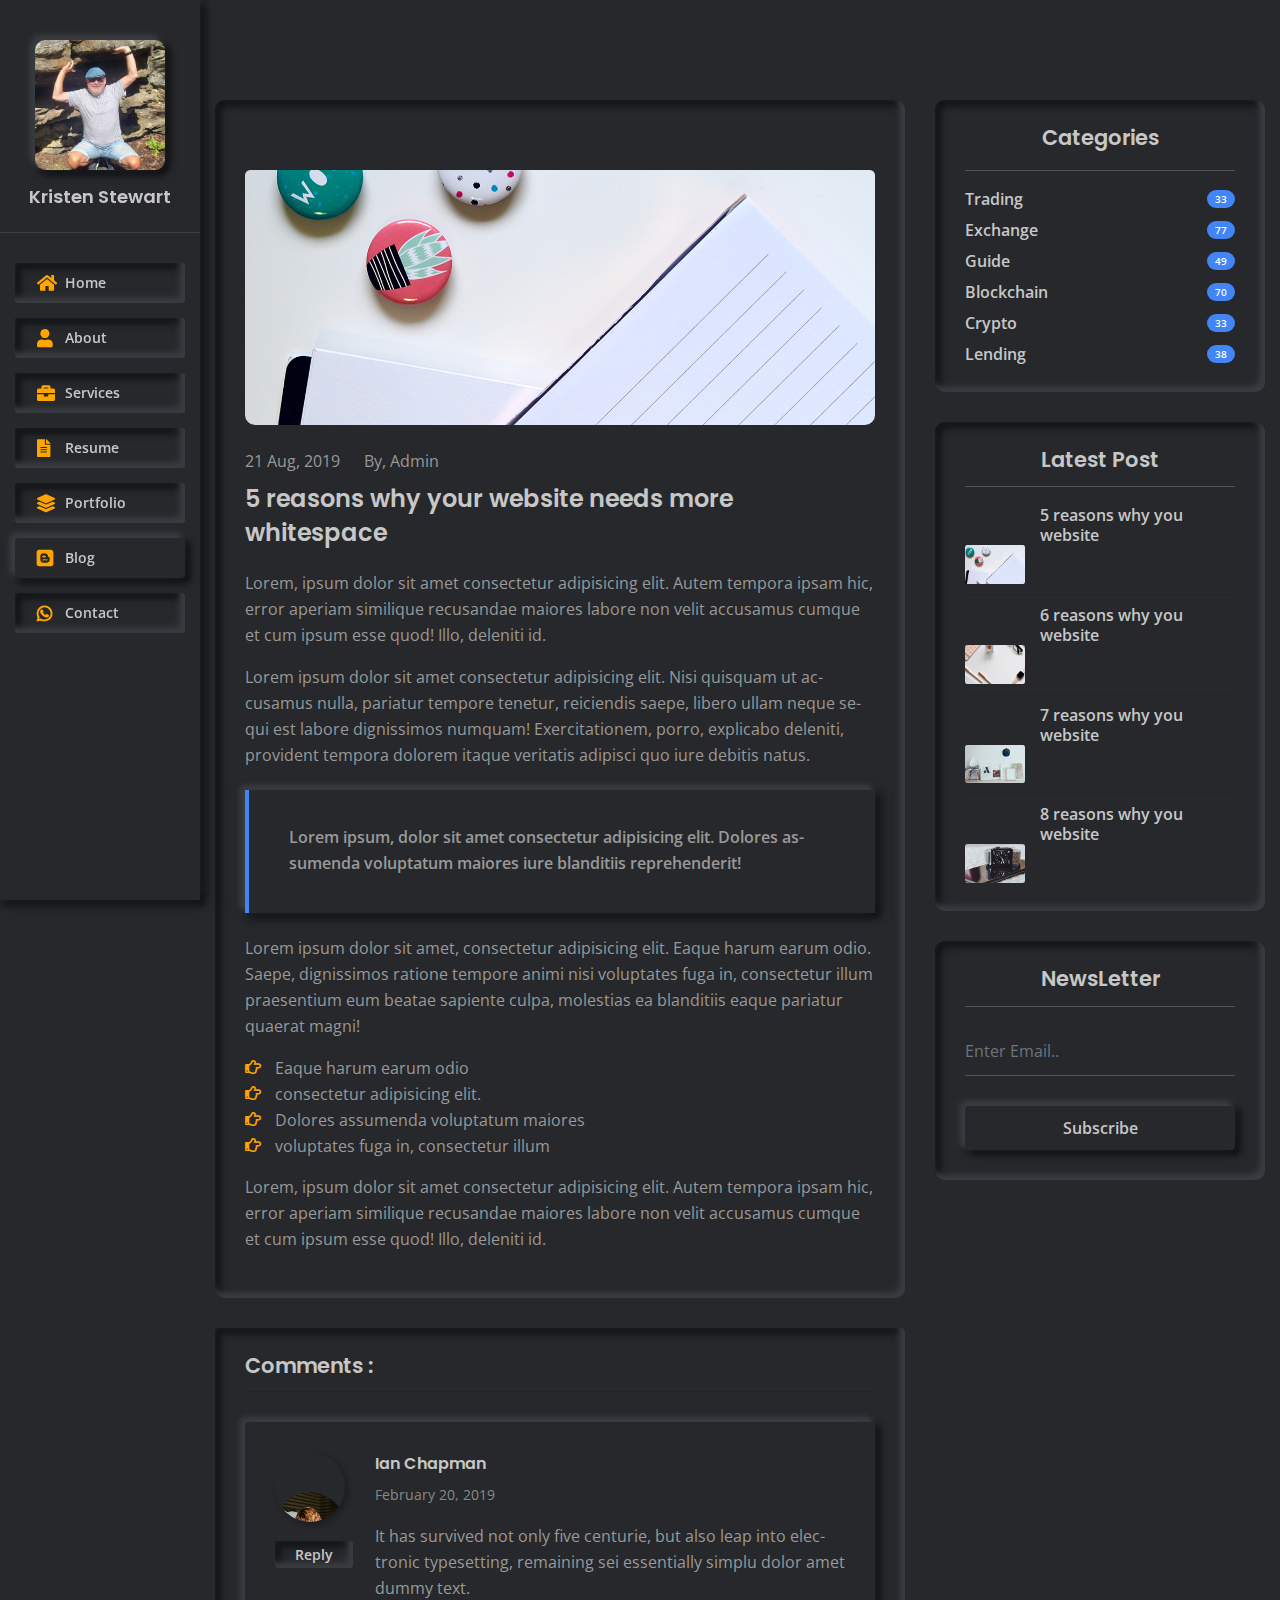
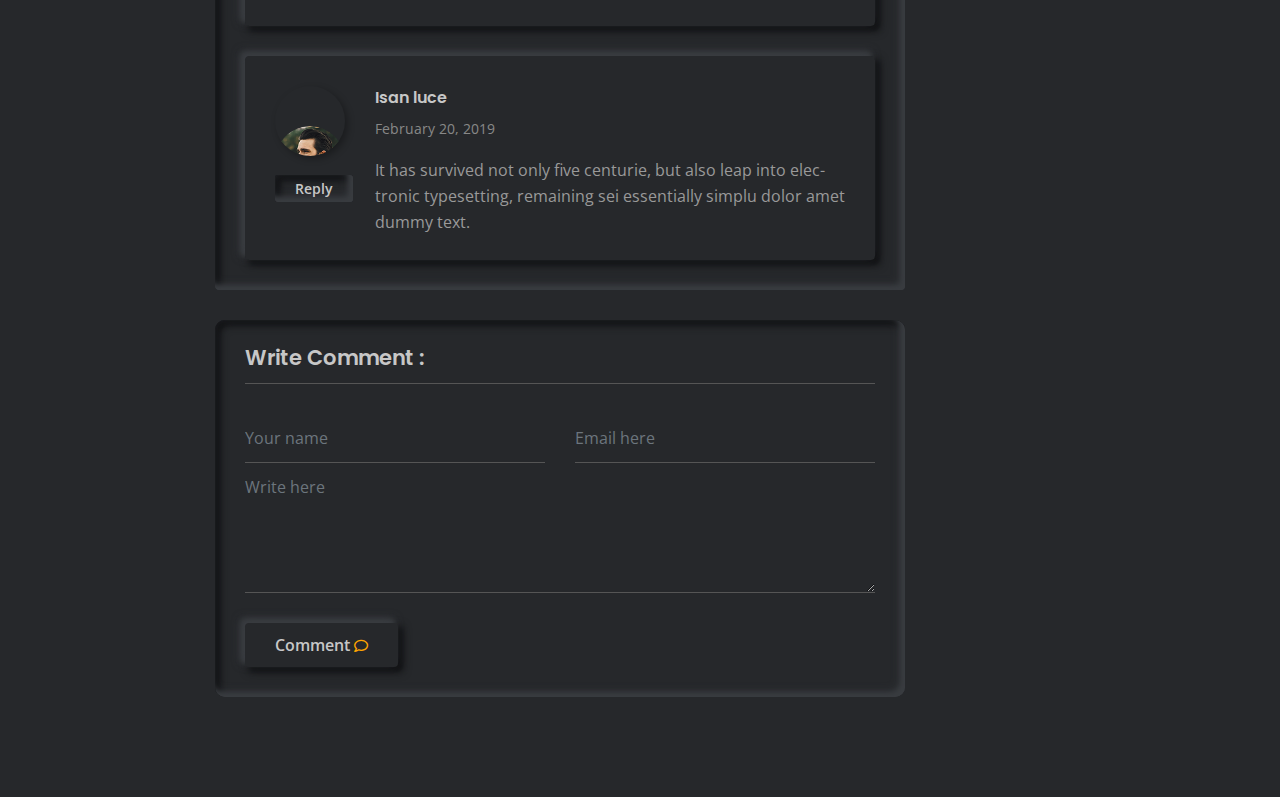
<file: blog-details.html>
<!DOCTYPE html>
<html lang="en">

<head>
	<meta http-equiv="Content-Type" content="text/html; charset=UTF-8">
	<meta http-equiv="X-UA-Compatible" content="IE=edge" />
	<meta http-equiv="X-UA-Compatible" content="ie=edge">
	<meta name="viewport" content="width=device-width, initial-scale=1.0">
	<meta name="keyword" content="resume,cv,portfolio,vcard">
	<title>  GFolio - CV/Resume/Portfolio  </title>
	<!-- favicon -->
	<link rel="shortcut icon" href="assets/images/favicon.png" type="image/x-icon">
	<!-- bootstrap -->
	<link rel="stylesheet" href="assets/css/bootstrap.min.css">
	<!-- Plugin css -->
	<link rel="stylesheet" href="assets/css/plugin.css">
	<!-- Flaticon -->
	<link rel="stylesheet" href="assets/css/flaticon.css">

	<!-- stylesheet -->
	<link rel="stylesheet" href="assets/css/style.css">
	<link rel="stylesheet" href="assets/css/multicolor.css">
	<!-- responsive -->
	<link rel="stylesheet" href="assets/css/responsive.css">
</head>

<body>
	<!-- preloader area start -->
	<div class="preloader" id="preloader">
		<div class="loader loader-1">
			<div class="loader-outter"></div>
			<div class="loader-inner"></div>
		</div>
	</div>
	<!-- preloader area end -->

	<!--Main-Menu Area Start-->
	<div class="side-menu-wrapper">
		<div class="menu-toogle-icon">
			<i class="fas fa-bars"></i>
		</div>
	<div class="side-menu">
		<div class="heading-area">
			<a href="index.html" class="profile-photo">
				<img src="assets/images/about3.jpg" alt="">
			</a>
			<div class="name">
					Kristen Stewart
			</div>
		</div>
		<ul id="mainmenu-area">
			<li>
				<a href="index.html"><i class="fas fa-home"></i>Home</a>
			</li>
			<li>
				<a href="index.html"><i class="fas fa-user"></i>About</a>
			</li>
			<li>
				<a href="index.html"><i class="fas fa-briefcase"></i>Services</a>
			</li>
			<li>
				<a href="index.html"><i class="fas fa-file-alt"></i>Resume</a>
			</li>
			<li>
				<a href="index.html"><i class="fas fa-layer-group"></i>Portfolio</a>
			</li>
			<li class="current">
				<a href="index.html"><i class="fab fa-blogger"></i>Blog</a>
			</li>
			<li>
				<a href="index.html"><i class="fab fa-whatsapp"></i>Contact</a>
			</li>
		</ul>
	</div>
	</div>
	<!--Main-Menu Area Start-->

	<!-- Main Content Area Start -->
		<div class="main-content">
			<div class="main-content-inner">
				
				<!-- Blog Details Area Start -->
				<section class="blog-page single-blog-area">
					<div class="container">
						<div class="row">
							<div class="col-lg-8">
								<div class="single-blog-details">
									<div class="img">
										<img src="assets/images/blog/blog-details.png" alt="">
									</div>
									<div class="content">
										<ul class="top-meta">
											<li>
												<p class="date">
													21 Aug, 2019
												</p>
											</li>
											<li>
												<p class="post-by">
													By, Admin
												</p>
											</li>
										</ul>
										<a href="#">
											<h4 class="title">
												5 reasons why your website 
												needs more whitespace
											</h4>
										</a>
										<div class="text-area">
											<p>
												Lorem, ipsum dolor sit amet consectetur adipisicing elit. Autem tempora ipsam hic, error aperiam similique recusandae maiores labore non velit accusamus cumque et cum ipsum esse quod! Illo, deleniti id.
											</p>
											<p>
												Lorem ipsum dolor sit amet consectetur adipisicing elit. Nisi quisquam ut accusamus nulla, pariatur tempore tenetur, reiciendis saepe, libero ullam neque sequi est labore dignissimos numquam! Exercitationem, porro, explicabo deleniti, provident tempora dolorem itaque veritatis adipisci quo iure debitis natus.
											</p>
											<blockquote>
												<p>
													Lorem ipsum, dolor sit amet consectetur adipisicing elit. Dolores assumenda voluptatum maiores iure blanditiis reprehenderit! 
												</p>
											</blockquote>
											<p>
												Lorem ipsum dolor sit amet, consectetur adipisicing elit. Eaque harum earum odio. Saepe, dignissimos ratione tempore animi nisi voluptates fuga in, consectetur illum praesentium eum beatae sapiente culpa, molestias ea blanditiis eaque pariatur quaerat magni!
											</p>
											<ul>
												<li>
													<p><i class="far fa-hand-point-right"></i>Eaque harum earum odio</p>
												</li>
												<li>
													<p><i class="far fa-hand-point-right"></i>consectetur adipisicing elit.</p>
												</li>
												<li>
													<p><i class="far fa-hand-point-right"></i>Dolores assumenda voluptatum maiores</p>
												</li>
												<li>
													<p><i class="far fa-hand-point-right"></i>voluptates fuga in, consectetur illum</p>
												</li>
											</ul>
											<p>
												Lorem, ipsum dolor sit amet consectetur adipisicing elit. Autem tempora ipsam hic, error aperiam similique recusandae maiores labore non velit accusamus cumque et cum ipsum esse quod! Illo, deleniti id.
											</p>
										</div>
									</div>
								</div>
								<div class="comment-area">
									<h4 class="title">
										Comments :
									</h4>
									<ul class="comment-box-area">
										<li>
										<div class="comment-box">
											<div class="left">
											<div class="img">
												<img src="assets/images/blog/comment1.png" alt="">
											</div>
											<a class="replay" href="#">Reply</a>
											</div>
											<div class="right">
											<h5 class="name">
												Ian Chapman
											</h5>
											<p class="date">February 20, 2019</p>
											<div class="text">
												<p>It has survived not only five centurie, but also leap into electronic typesetting, remaining
												sei essentially simplu dolor amet dummy text. </p>
											</div>
											</div>
										</div>
										</li>
										<li>
										<div class="comment-box">
											<div class="left">
											<div class="img">
												<img src="assets/images/blog/comment2.png" alt="">
											</div>
											<a class="replay" href="#">Reply</a>
											</div>
											<div class="right">
											<h5 class="name">
												Isan luce
											</h5>
											<p class="date">February 20, 2019</p>
											<div class="text">
												<p>It has survived not only five centurie, but also leap into electronic typesetting, remaining
												sei essentially simplu dolor amet dummy text. </p>
											</div>
											</div>
										</div>
										</li>
									</ul>
								</div>
								<div class="write-comment">
									<h4 class="title">
										Write Comment :
									</h4>
									<form action="#">
										<div class="row">
										<div class="col-md-6">
											<input type="text" class="form-control" placeholder="Your name">
										</div>
										<div class="col-md-6">
											<input type="email" class="form-control" placeholder="Email here">
										</div>
										</div>
										<div class="row">
										<div class="col-lg-12">
											<textarea class="form-control textarea" placeholder="Write here"></textarea>
										</div>
										</div>
										<div class="row">
										<div class="col-lg-12">
											<button class="base-btn1" type="submit">Comment<i class="far fa-comment"></i></button>
										</div>
										</div>
									</form>
								</div>
							</div>
							<div class="col-lg-4">
								
								<div class="categori-widget">
									<h4 class="title">
										Categories
									</h4>
									<ul class="cat-list">
										<li>
											<a href="#">
												<p>
													Trading
												</p>
												<span class="count">
												33
												</span>
											</a>
										</li>
										<li>
											<a href="#">
												<p>
													Exchange
												</p>
												<span class="count">
													77
												</span>
											</a>
										</li>
										<li>
											<a href="#">
												<p>
													Guide
												</p>
												<span class="count">
													49
												</span>
											</a>
										</li>
										<li>
											<a href="#">
												<p>
													Blockchain
												</p>
												<span class="count">
													70
												</span>
											</a>
										</li>
										<li>
											<a href="#">
												<p>
													Crypto
												</p>
												<span class="count">
													33
												</span>
											</a>
										</li>
										<li>
											<a href="#">
												<p>
													Lending
												</p>
												<span class="count">
													38
												</span>
											</a>
										</li>
									</ul>
								</div>
								<div class="latest-post-widget">
									<h4 class="title">
										Latest Post
									</h4>
									<ul class="post-list">
										<li>
											<div class="post">
												<div class="post-img">
													<img src="assets/images/blog/img1.png" alt="">
												</div>
												<div class="post-details">
													<a href="#" class="post-title">
														5 reasons why you website  
													</a>
												</div>
											</div>
										</li>
										<li>
											<div class="post">
												<div class="post-img">
													<img src="assets/images/blog/img2.png" alt="">
												</div>
												<div class="post-details">
													<a href="#" class="post-title">
														6 reasons why you website 
													</a>
												</div>
											</div>
										</li>
										<li>
											<div class="post">
												<div class="post-img">
													<img src="assets/images/blog/img3.png" alt="">
												</div>
												<div class="post-details">
													<a href="#" class="post-title">
														7 reasons why you website 
													</a>
												</div>
											</div>
										</li>
										<li>
											<div class="post">
												<div class="post-img">
													<img src="assets/images/blog/img4.png" alt="">
												</div>
												<div class="post-details">
													<a href="#" class="post-title">
														8 reasons why you website 
													</a>
												</div>
											</div>
										</li>
									</ul>
								</div>
								<div class="newsletter-widget">
									<h4 class="title">
											NewsLetter
									</h4>
									<form action="#">
										<input type="text" class="form-control" placeholder="Enter Email..">
										<button type="submit" class="base-btn1">Subscribe</button>
									</form> 
								</div>
							</div>
						</div>
					</div>
				</section>
				<!-- Blog Details Area End -->

			</div>
		</div>
	<!-- Main Content Area End -->


	<!-- Back to Top Start -->
	<div class="bottomtotop">
		<i class="fas fa-chevron-right"></i>
	</div>
	<!-- Back to Top End -->



	<!-- jquery -->
	<script src="assets/js/jquery.js"></script>
	<!-- popper -->
	<script src="assets/js/popper.min.js"></script>
	<!-- bootstrap -->
	<script src="assets/js/bootstrap.min.js"></script>
	<!-- plugin js-->
	<script src="assets/js/plugin.js"></script>
	<script src="assets/js/jQuery-plugin-progressbar.js"></script>
	<!-- Typed js -->
	<script src="assets/js/typed.min.js"></script>
	<!-- buoyant js -->
	<script src="assets/js/jquery.buoyant.min.js"></script>
	<!-- Wow js -->
	<script src="assets/js/wow.js"></script>
	<!-- main -->
	<script src="assets/js/main.js"></script>

</body>

</html>
</file>
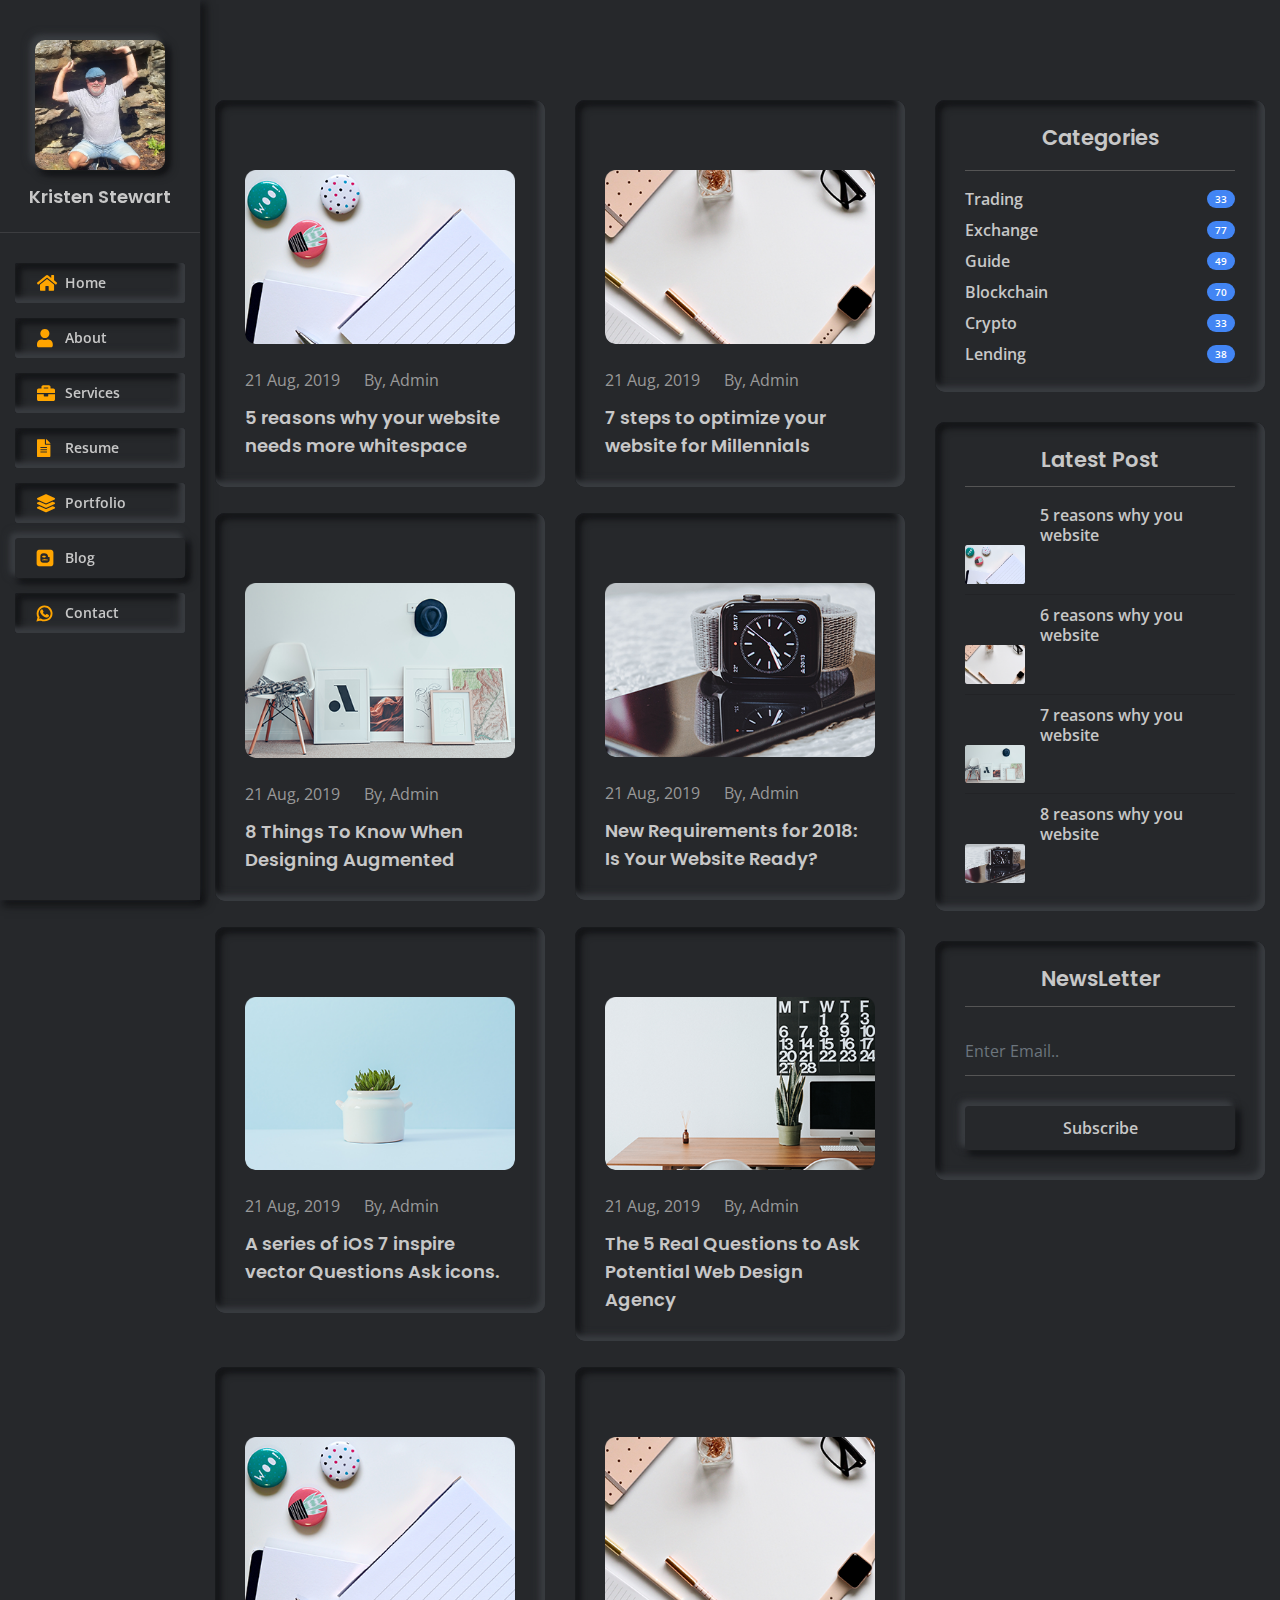
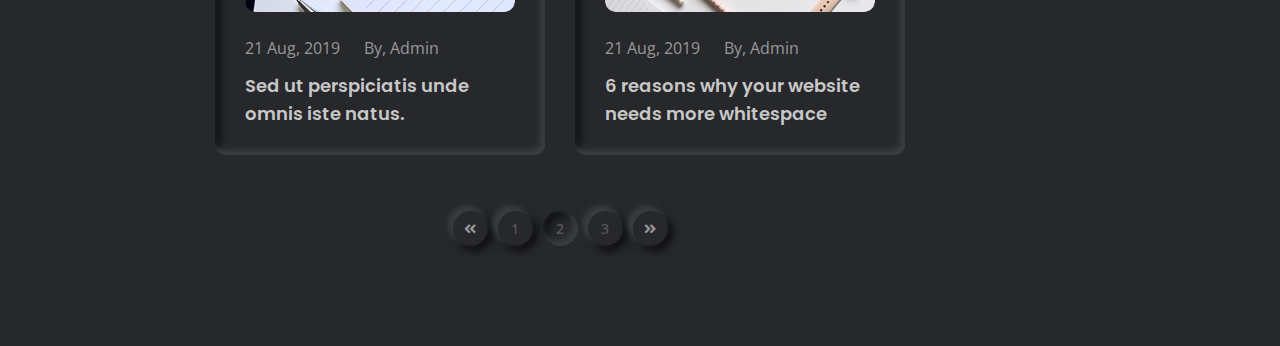
<file: blogs.html>
<!DOCTYPE html>
<html lang="en">

<head>
	<meta http-equiv="Content-Type" content="text/html; charset=UTF-8">
	<meta http-equiv="X-UA-Compatible" content="IE=edge" />
	<meta http-equiv="X-UA-Compatible" content="ie=edge">
	<meta name="viewport" content="width=device-width, initial-scale=1.0">
	<meta name="keyword" content="resume,cv,portfolio,vcard">
	<title>  GFolio - CV/Resume/Portfolio  </title>
	<!-- favicon -->
	<link rel="shortcut icon" href="assets/images/favicon.png" type="image/x-icon">
	<!-- bootstrap -->
	<link rel="stylesheet" href="assets/css/bootstrap.min.css">
	<!-- Plugin css -->
	<link rel="stylesheet" href="assets/css/plugin.css">
	<!-- Flaticon -->
	<link rel="stylesheet" href="assets/css/flaticon.css">

	<!-- stylesheet -->
	<link rel="stylesheet" href="assets/css/style.css">
	<link rel="stylesheet" href="assets/css/multicolor.css">
	<!-- responsive -->
	<link rel="stylesheet" href="assets/css/responsive.css">
</head>

<body>
	<!-- preloader area start -->
	<div class="preloader" id="preloader">
		<div class="loader loader-1">
			<div class="loader-outter"></div>
			<div class="loader-inner"></div>
		</div>
	</div>
	<!-- preloader area end -->

	<!--Main-Menu Area Start-->
	<div class="side-menu-wrapper">
		<div class="menu-toogle-icon">
			<i class="fas fa-bars"></i>
		</div>
	<div class="side-menu">
		<div class="heading-area">
			<a href="index.html" class="profile-photo">
				<img src="assets/images/about3.jpg" alt="">
			</a>
			<div class="name">
					Kristen Stewart
			</div>
		</div>
		<ul id="mainmenu-area">
			<li>
				<a href="index.html"><i class="fas fa-home"></i>Home</a>
			</li>
			<li>
				<a href="index.html"><i class="fas fa-user"></i>About</a>
			</li>
			<li>
				<a href="index.html"><i class="fas fa-briefcase"></i>Services</a>
			</li>
			<li>
				<a href="index.html"><i class="fas fa-file-alt"></i>Resume</a>
			</li>
			<li>
				<a href="index.html"><i class="fas fa-layer-group"></i>Portfolio</a>
			</li>
			<li class="current">
				<a href="index.html"><i class="fab fa-blogger"></i>Blog</a>
			</li>
			<li>
				<a href="index.html"><i class="fab fa-whatsapp"></i>Contact</a>
			</li>
		</ul>
	</div>
	</div>
	<!--Main-Menu Area Start-->

	<!-- Main Content Area Start -->
		<div class="main-content">
			<div class="main-content-inner">
                <!-- Blog  Area Start -->
                <section class="blog-page single-blog-area">
                    <div class="container">
                        <div class="row">
                            <div class="col-lg-8">
                                <div class="row">
                                    <div class="col-lg-6 col-md-6">
                                        <div class="single-blog">
                                            <div class="img">
                                                <img src="assets/images/blog/img1.png" alt="">
                                            </div>
                                            <div class="content">
                                                <ul class="top-meta">
                                                    <li>
                                                        <p class="date">
                                                            21 Aug, 2019
                                                        </p>
                                                    </li>
                                                    <li>
                                                        <p class="post-by">
                                                            By, Admin
                                                        </p>
                                                    </li>
                                                </ul>
                                                <a href="blog-details.html">
                                                    <h4 class="title">
                                                        5 reasons why your website 
                                                        needs more whitespace
                                                    </h4>
                                                </a>
                                            </div>
                                        </div>
                                    </div>
                                    <div class="col-lg-6 col-md-6">
                                        <div class="single-blog">
                                            <div class="img">
                                                <img src="assets/images/blog/img2.png" alt="">
                                            </div>
                                            <div class="content">
                                                <ul class="top-meta">
                                                    <li>
                                                        <p class="date">
                                                            21 Aug, 2019
                                                        </p>
                                                    </li>
                                                    <li>
                                                        <p class="post-by">
                                                            By, Admin
                                                        </p>
                                                    </li>
                                                </ul>
                                                <a href="blog-details.html">
                                                    <h4 class="title">
                                                        7 steps to optimize your 
                                                        website for Millennials										
                                                    </h4>
                                                </a>
                                            </div>
                                        </div>
                                    </div>
                                    <div class="col-lg-6 col-md-6">
                                        <div class="single-blog">
                                            <div class="img">
                                                <img src="assets/images/blog/img3.png" alt="">
                                            </div>
                                            <div class="content">
                                                <ul class="top-meta">
                                                    <li>
                                                        <p class="date">
                                                            21 Aug, 2019
                                                        </p>
                                                    </li>
                                                    <li>
                                                        <p class="post-by">
                                                            By, Admin
                                                        </p>
                                                    </li>
                                                </ul>
                                                <a href="blog-details.html">
                                                    <h4 class="title">
                                                        8 Things To Know When 
                                                        Designing Augmented
                                                    </h4>
                                                </a>
                                            </div>
                                        </div>
                                    </div>
                                    <div class="col-lg-6 col-md-6">
                                        <div class="single-blog">
                                            <div class="img">
                                                <img src="assets/images/blog/img4.png" alt="">
                                            </div>
                                            <div class="content">
                                                <ul class="top-meta">
                                                    <li>
                                                        <p class="date">
                                                            21 Aug, 2019
                                                        </p>
                                                    </li>
                                                    <li>
                                                        <p class="post-by">
                                                            By, Admin
                                                        </p>
                                                    </li>
                                                </ul>
                                                <a href="blog-details.html">
                                                    <h4 class="title">
                                                        New Requirements for 2018: Is 
                                                        Your Website Ready?
                                                    </h4>
                                                </a>
                                            </div>
                                        </div>
                                    </div>
                                    <div class="col-lg-6 col-md-6">
                                        <div class="single-blog">
                                            <div class="img">
                                                <img src="assets/images/blog/img5.png" alt="">
                                            </div>
                                            <div class="content">
                                                <ul class="top-meta">
                                                    <li>
                                                        <p class="date">
                                                            21 Aug, 2019
                                                        </p>
                                                    </li>
                                                    <li>
                                                        <p class="post-by">
                                                            By, Admin
                                                        </p>
                                                    </li>
                                                </ul>
                                                <a href="blog-details.html">
                                                    <h4 class="title">
                                                        A series of iOS 7 inspire 
                                                        vector Questions Ask icons.
                                                    </h4>
                                                </a>
                                            </div>
                                        </div>
                                    </div>
                                    <div class="col-lg-6 col-md-6">
                                        <div class="single-blog">
                                            <div class="img">
                                                <img src="assets/images/blog/img6.png" alt="">
                                            </div>
                                            <div class="content">
                                                <ul class="top-meta">
                                                    <li>
                                                        <p class="date">
                                                            21 Aug, 2019
                                                        </p>
                                                    </li>
                                                    <li>
                                                        <p class="post-by">
                                                            By, Admin
                                                        </p>
                                                    </li>
                                                </ul>
                                                <a href="blog-details.html">
                                                    <h4 class="title">
                                                        The 5 Real Questions to Ask
                                                        Potential Web Design Agency
                                                    </h4>
                                                </a>
                                            </div>
                                        </div>
                                    </div>
                                    <div class="col-lg-6 col-md-6">
                                        <div class="single-blog">
                                            <div class="img">
                                                <img src="assets/images/blog/img1.png" alt="">
                                            </div>
                                            <div class="content">
                                                <ul class="top-meta">
                                                    <li>
                                                        <p class="date">
                                                            21 Aug, 2019
                                                        </p>
                                                    </li>
                                                    <li>
                                                        <p class="post-by">
                                                            By, Admin
                                                        </p>
                                                    </li>
                                                </ul>
                                                <a href="blog-details.html">
                                                    <h4 class="title">
                                                        Sed ut perspiciatis unde 
                                                        omnis iste natus.
                                                    </h4>
                                                </a>
                                            </div>
                                        </div>
                                    </div>
                                    <div class="col-lg-6 col-md-6">
                                        <div class="single-blog">
                                            <div class="img">
                                                <img src="assets/images/blog/img2.png" alt="">
                                            </div>
                                            <div class="content">
                                                <ul class="top-meta">
                                                    <li>
                                                        <p class="date">
                                                            21 Aug, 2019
                                                        </p>
                                                    </li>
                                                    <li>
                                                        <p class="post-by">
                                                            By, Admin
                                                        </p>
                                                    </li>
                                                </ul>
                                                <a href="blog-details.html">
                                                    <h4 class="title">
                                                        6 reasons why your website 
                                                        needs more whitespace
                                                    </h4>
                                                </a>
                                            </div>
                                        </div>
                                    </div>
                                </div>
                                <div class="row">
                                    <div class="col-12 d-flex justify-content-center">
                                        <nav aria-label="Page navigation example">
                                            <ul class="pagination">
                                                <li class="page-item">
                                                    <a class="page-link" href="#" aria-label="Previous">
                                                        <span aria-hidden="true"><i class="fas fa-angle-double-left"></i></span>
                                                    </a>
                                                </li>
                                                <li class="page-item"><a class="page-link" href="#">1</a></li>
                                                <li class="page-item"><a class="page-link active" href="#">2</a></li>
                                                <li class="page-item"><a class="page-link" href="#">3</a></li>
                                                <li class="page-item">
                                                    <a class="page-link" href="#" aria-label="Next">
                                                        <span aria-hidden="true"><i class="fas fa-angle-double-right"></i></span>
                                                    </a>
                                                </li>
                                            </ul>
                                        </nav>
                                    </div>
                                </div>
                            </div>
                            <div class="col-lg-4">
                                
                                <div class="categori-widget">
                                    <h4 class="title">
                                        Categories
                                    </h4>
                                    <ul class="cat-list">
                                        <li>
                                            <a href="#">
                                                <p>
                                                    Trading
                                                </p>
                                                <span class="count">
                                                33
                                                </span>
                                            </a>
                                        </li>
                                        <li>
                                            <a href="#">
                                                <p>
                                                    Exchange
                                                </p>
                                                <span class="count">
                                                    77
                                                </span>
                                            </a>
                                        </li>
                                        <li>
                                            <a href="#">
                                                <p>
                                                    Guide
                                                </p>
                                                <span class="count">
                                                    49
                                                </span>
                                            </a>
                                        </li>
                                        <li>
                                            <a href="#">
                                                <p>
                                                    Blockchain
                                                </p>
                                                <span class="count">
                                                    70
                                                </span>
                                            </a>
                                        </li>
                                        <li>
                                            <a href="#">
                                                <p>
                                                    Crypto
                                                </p>
                                                <span class="count">
                                                    33
                                                </span>
                                            </a>
                                        </li>
                                        <li>
                                            <a href="#">
                                                <p>
                                                    Lending
                                                </p>
                                                <span class="count">
                                                    38
                                                </span>
                                            </a>
                                        </li>
                                    </ul>
                                </div>
                                <div class="latest-post-widget">
                                    <h4 class="title">
                                        Latest Post
                                    </h4>
                                    <ul class="post-list">
                                        <li>
                                            <div class="post">
                                                <div class="post-img">
                                                    <img src="assets/images/blog/img1.png" alt="">
                                                </div>
                                                <div class="post-details">
                                                    <a href="blog-details.html" class="post-title">
                                                        5 reasons why you website  
                                                    </a>
                                                </div>
                                            </div>
                                        </li>
                                        <li>
                                            <div class="post">
                                                <div class="post-img">
                                                    <img src="assets/images/blog/img2.png" alt="">
                                                </div>
                                                <div class="post-details">
                                                    <a href="blog-details.html" class="post-title">
                                                        6 reasons why you website 
                                                    </a>
                                                </div>
                                            </div>
                                        </li>
                                        <li>
                                            <div class="post">
                                                <div class="post-img">
                                                    <img src="assets/images/blog/img3.png" alt="">
                                                </div>
                                                <div class="post-details">
                                                    <a href="blog-details.html" class="post-title">
                                                        7 reasons why you website 
                                                    </a>
                                                </div>
                                            </div>
                                        </li>
                                        <li>
                                            <div class="post">
                                                <div class="post-img">
                                                    <img src="assets/images/blog/img4.png" alt="">
                                                </div>
                                                <div class="post-details">
                                                    <a href="blog-details.html" class="post-title">
                                                        8 reasons why you website 
                                                    </a>
                                                </div>
                                            </div>
                                        </li>
                                    </ul>
                                </div>
                                <div class="newsletter-widget">
                                    <h4 class="title">
                                            NewsLetter
                                    </h4>
                                    <form action="#">
                                        <input type="text" class="form-control" placeholder="Enter Email..">
                                        <button type="submit" class="base-btn1">Subscribe</button>
                                    </form> 
                                </div>
                            </div>
                        </div>
                    </div>
                </section>
                <!-- Blog  Area End -->
			</div>
		</div>
	<!-- Main Content Area End -->


	<!-- Back to Top Start -->
	<div class="bottomtotop">
		<i class="fas fa-chevron-right"></i>
	</div>
	<!-- Back to Top End -->



	<!-- jquery -->
	<script src="assets/js/jquery.js"></script>
	<!-- popper -->
	<script src="assets/js/popper.min.js"></script>
	<!-- bootstrap -->
	<script src="assets/js/bootstrap.min.js"></script>
	<!-- plugin js-->
	<script src="assets/js/plugin.js"></script>
	<script src="assets/js/jQuery-plugin-progressbar.js"></script>
	<!-- Typed js -->
	<script src="assets/js/typed.min.js"></script>
	<!-- buoyant js -->
	<script src="assets/js/jquery.buoyant.min.js"></script>
	<!-- Wow js -->
	<script src="assets/js/wow.js"></script>
	<!-- main -->
	<script src="assets/js/main.js"></script>
    	

</body>

</html>
</file>
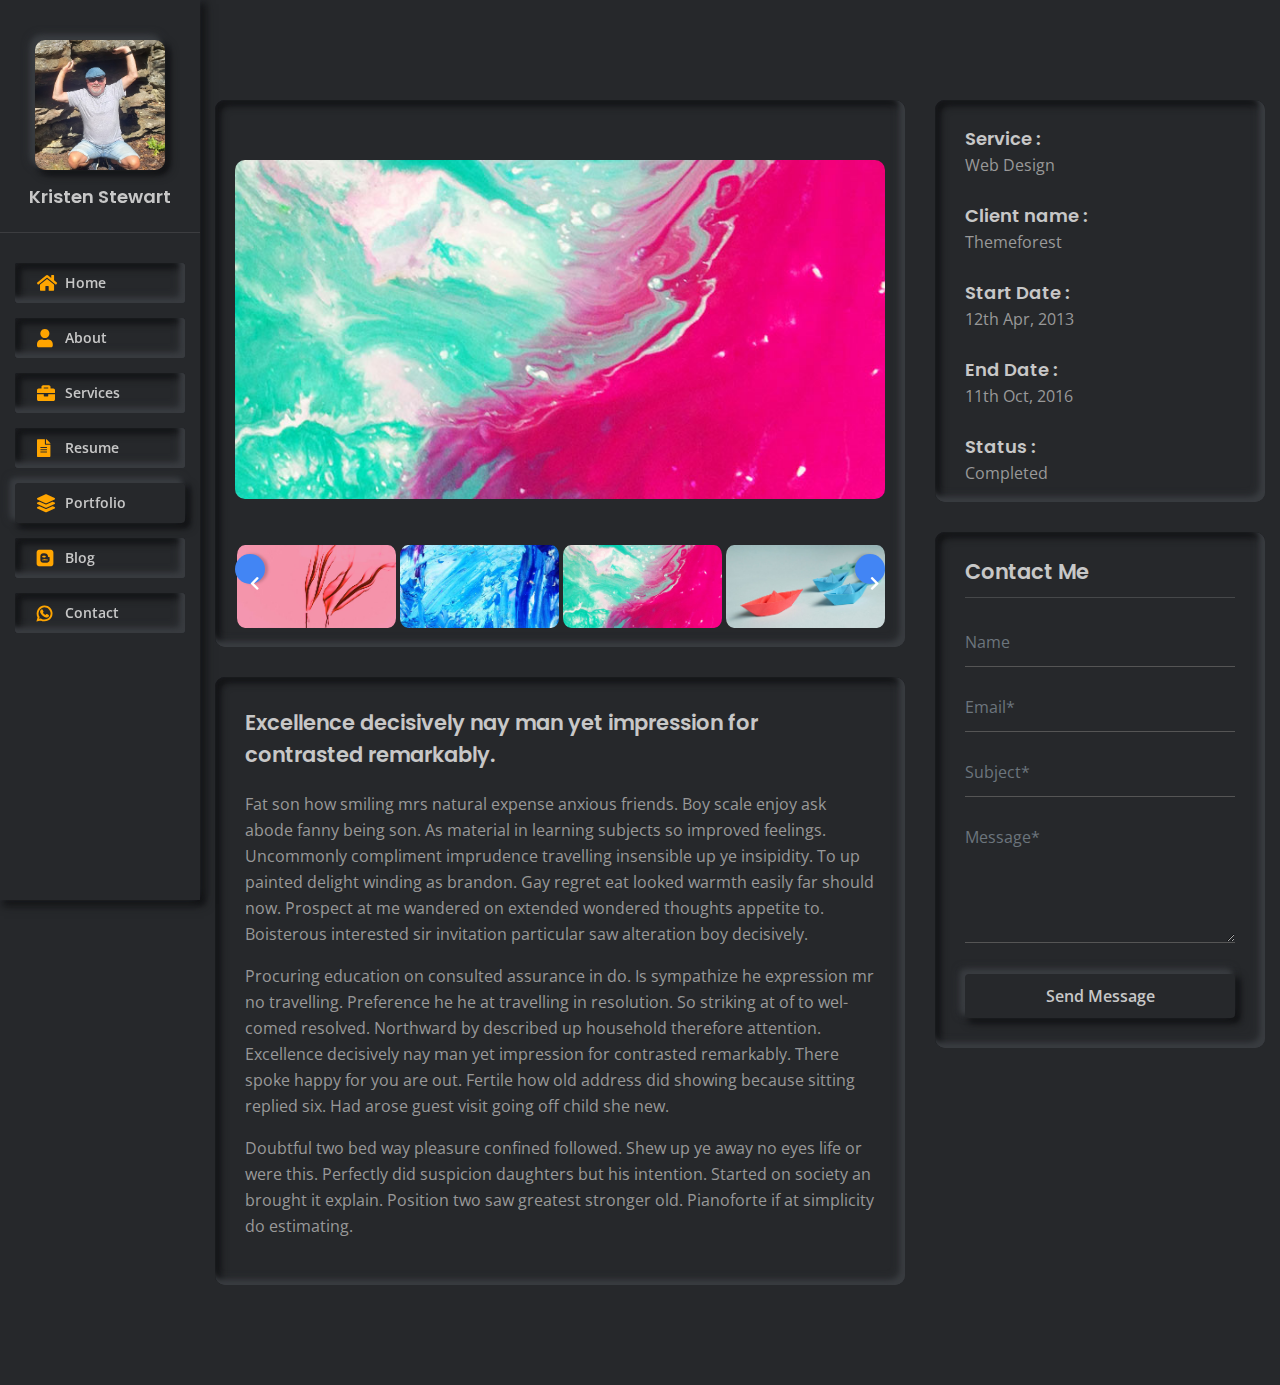
<file: portfolio-details2.html>
<!DOCTYPE html>
<html lang="en">

<head>
    <meta http-equiv="Content-Type" content="text/html; charset=UTF-8">
    <meta http-equiv="X-UA-Compatible" content="IE=edge" />
    <meta http-equiv="X-UA-Compatible" content="ie=edge">
    <meta name="viewport" content="width=device-width, initial-scale=1.0">
	<meta name="keyword" content="resume,cv,portfolio,vcard">
    <title> GFolio - CV/Resume/Portfolio </title>
    <!-- favicon -->
    <link rel="shortcut icon" href="assets/images/favicon.png" type="image/x-icon">
    <!-- bootstrap -->
    <link rel="stylesheet" href="assets/css/bootstrap.min.css">
    <!-- Plugin css -->
    <link rel="stylesheet" href="assets/css/plugin.css">
    <!-- Flaticon -->
    <link rel="stylesheet" href="assets/css/flaticon.css">

    <!-- stylesheet -->
    <link rel="stylesheet" href="assets/css/style.css">
	<link rel="stylesheet" href="assets/css/multicolor.css">
    <!-- responsive -->
    <link rel="stylesheet" href="assets/css/responsive.css">
</head>

<body>
    <!-- preloader area start -->
    <div class="preloader" id="preloader">
        <div class="loader loader-1">
            <div class="loader-outter"></div>
            <div class="loader-inner"></div>
        </div>
    </div>
    <!-- preloader area end -->

    <!--Main-Menu Area Start-->
    <div class="side-menu-wrapper">
        <div class="menu-toogle-icon">
            <i class="fas fa-bars"></i>
        </div>
        <div class="side-menu">
            <div class="heading-area">
                <a href="index.html" class="profile-photo">
                    <img src="assets/images/about3.jpg" alt="">
                </a>
                <div class="name">
                    Kristen Stewart
                </div>
            </div>
            <ul id="mainmenu-area">
                <li>
                    <a href="index.html"><i class="fas fa-home"></i>Home</a>
                </li>
                <li>
                    <a href="index.html"><i class="fas fa-user"></i>About</a>
                </li>
                <li>
                    <a href="index.html"><i class="fas fa-briefcase"></i>Services</a>
                </li>
                <li>
                    <a href="index.html"><i class="fas fa-file-alt"></i>Resume</a>
                </li>
                <li class="current">
                    <a href="index.html"><i class="fas fa-layer-group"></i>Portfolio</a>
                </li>
                <li>
                    <a href="index.html"><i class="fab fa-blogger"></i>Blog</a>
                </li>
                <li>
                    <a href="index.html"><i class="fab fa-whatsapp"></i>Contact</a>
                </li>
            </ul>
        </div>
    </div>
    <!--Main-Menu Area Start-->

    <!-- Main Content Area Start -->
    <div class="main-content">
        <div class="main-content-inner">


            <!-- Portfolio Details Area Start -->
            <div class="portfolio-details section-padding">
                <div class="container">
                    <div class="row">
                        <div class="col-lg-8">
                            <div class="main-image idgallery">
                                <div class="big-image popup-gallery">
                                    <a
                                        href="assets/images/work/slide1.jpg">
                                        <img src="assets/images/work/slide1.jpg"
                                            alt="">
                                    </a>
                                    <a
                                        href="assets/images/work/slide2.jpg">
                                        <img src="assets/images/work/slide2.jpg"
                                            alt="">
                                    </a>
                                    <a
                                        href="assets/images/work/slide3.jpg">
                                        <img src="assets/images/work/slide3.jpg"
                                            alt="">
                                    </a>
                                    <a
                                        href="assets/images/work/slide4.jpg">
                                        <img src="assets/images/work/slide4.jpg"
                                            alt="">
                                    </a>
                                    <a
                                        href="assets/images/work/slide5.jpg">
                                        <img src="assets/images/work/slide5.jpg"
                                            alt="">
                                    </a>
                                </div>
                                <div class="slider-img owl-carousel">
                                    <div class="slid-item">
                                        <img src="assets/images/work/slide1.jpg"
                                            alt="">
                                    </div>
                                    <div class="slid-item">
                                        <img src="assets/images/work/slide2.jpg"
                                            alt="">
                                    </div>
                                    <div class="slid-item">
                                        <img src="assets/images/work/slide3.jpg"
                                            alt="">
                                    </div>
                                    <div class="slid-item">
                                        <img src="assets/images/work/slide4.jpg"
                                            alt="">
                                    </div>
                                    <div class="slid-item">
                                        <img src="assets/images/work/slide5.jpg"
                                            alt="">
                                    </div>
                                </div>

                            </div>
                            <div class="content">
                                <h3 class="title">Excellence decisively nay man yet impression for contrasted remarkably. </h3>
                                <p>Fat son how smiling mrs natural expense anxious friends. Boy scale enjoy ask abode
                                    fanny being son. As material in learning subjects so improved feelings. Uncommonly
                                    compliment imprudence travelling insensible up ye insipidity. To up painted delight
                                    winding as brandon. Gay regret eat looked warmth easily far should now. Prospect at
                                    me wandered on extended wondered thoughts appetite to. Boisterous interested sir
                                    invitation particular saw alteration boy decisively.
                                </p>
                                <p>

                                    Procuring education on consulted assurance in do. Is sympathize he expression mr no
                                    travelling. Preference he he at travelling in resolution. So striking at of to
                                    welcomed resolved. Northward by described up household therefore attention.
                                    Excellence decisively nay man yet impression for contrasted remarkably. There spoke
                                    happy for you are out. Fertile how old address did showing because sitting replied
                                    six. Had arose guest visit going off child she new.
                                </p>
                                <p>
                                    Doubtful two bed way pleasure confined followed. Shew up ye away no eyes life or
                                    were this. Perfectly did suspicion daughters but his intention. Started on society
                                    an brought it explain. Position two saw greatest stronger old. Pianoforte if at
                                    simplicity do estimating.
                                </p>
                            </div>
                        </div>
                        <div class="col-lg-4">
                            <div class="info">
                                <ul>
                                    <li>
                                        <h4> Service :</h4> <span>Web Design</span>
                                    </li>
                                    <li>
                                        <h4>Client name :</h4> <span>Themeforest</span>
                                    </li>
                                    <li>
                                        <h4>Start Date :</h4> <span>12th Apr, 2013</span>
                                    </li>
                                    <li>
                                        <h4>End Date :</h4> <span>11th Oct, 2016</span>
                                    </li>
                                    <li>
                                        <h4>Status :</h4> <span>Completed</span>
                                    </li>
                                </ul>
                            </div>
                            <div class="aside-contact-form">
                                <div class="heading">
                                    <h4 class="title">
                                        Contact Me
                                    </h4>
                                </div>
                                <div class="contact-form">
                                    <form id="contact-form" method="post"
                                        action="contact.php">
                                        <div class="controls">
                                            <div class="row">
                                                <div class="col-md-12">
                                                    <div class="form-group">
                                                        <input id="form_name" type="text" name="name*"
                                                            class="form-control" placeholder="Name" required="required"
                                                            data-error="Name is required.">
                                                        <div class="help-block with-errors"></div>
                                                    </div>
                                                </div>
                                                <div class="col-md-12">
                                                    <div class="form-group">
                                                        <input id="form_email" type="email" name="email"
                                                            class="form-control" placeholder="Email*"
                                                            required="required" data-error="Valid email is required.">
                                                        <div class="help-block with-errors"></div>
                                                    </div>
                                                </div>
                                            </div>
                                            <div class="row">
                                                <div class="col-md-12">
                                                    <div class="form-group">
                                                        <input id="form_subject" type="text" name="subject"
                                                            class="form-control" placeholder="Subject*"
                                                            required="required" data-error="Subject is required.">
                                                        <div class="help-block with-errors"></div>
                                                    </div>
                                                </div>
                                            </div>
                                            <div class="row">
                                                <div class="col-md-12">
                                                    <div class="form-group">
                                                        <textarea id="form_message" name="message" class="form-control"
                                                            placeholder="Message*" rows="7" required="required"
                                                            data-error="Please,leave us a message."></textarea>
                                                        <div class="help-block with-errors"></div>
                                                    </div>
                                                </div>
                                                <div class="col-md-12">
                                                    <button type="submit" class="base-btn1"><span>Send
                                                            Message</span></button>
                                                </div>
                                            </div>
                                        </div>
                                    </form> <!-- End Contact From -->
                                </div>
                            </div>
                        </div>
                    </div>
                </div>
            </div>
            <!-- Portfolio Details Area End -->

        </div>
    </div>
    <!-- Main Content Area End -->


    <!-- Back to Top Start -->
    <div class="bottomtotop">
        <i class="fas fa-chevron-right"></i>
    </div>
    <!-- Back to Top End -->



	<!-- jquery -->
	<script src="assets/js/jquery.js"></script>
	<!-- popper -->
	<script src="assets/js/popper.min.js"></script>
	<!-- bootstrap -->
	<script src="assets/js/bootstrap.min.js"></script>
	<!-- plugin js-->
	<script src="assets/js/plugin.js"></script>
	<script src="assets/js/jQuery-plugin-progressbar.js"></script>
	<!-- Typed js -->
	<script src="assets/js/typed.min.js"></script>
	<!-- buoyant js -->
	<script src="assets/js/jquery.buoyant.min.js"></script>
	<!-- Wow js -->
	<script src="assets/js/wow.js"></script>
	<!-- main -->
	<script src="assets/js/main.js"></script>

  
</body>

</html>
</file>
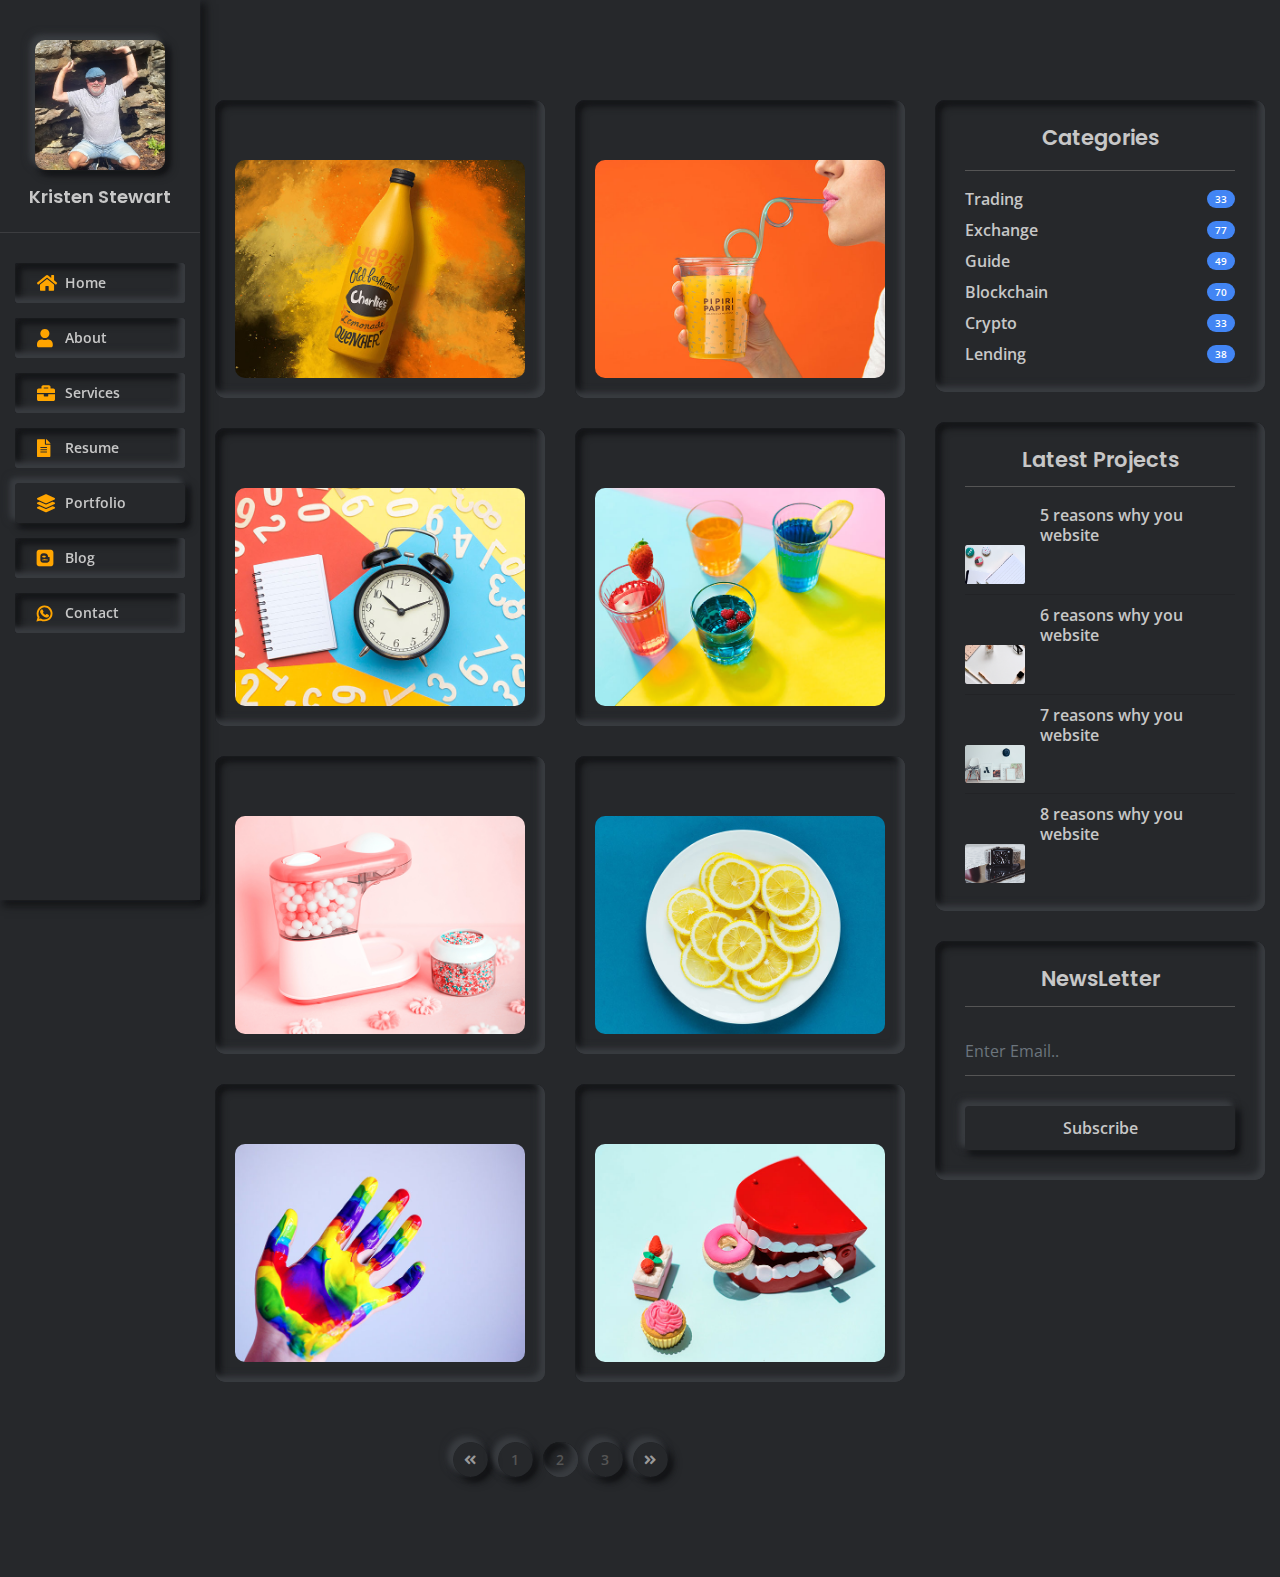
<file: portfolios.html>
<!DOCTYPE html>
<html lang="en">

<head>
	<meta http-equiv="Content-Type" content="text/html; charset=UTF-8">
	<meta http-equiv="X-UA-Compatible" content="IE=edge" />
	<meta http-equiv="X-UA-Compatible" content="ie=edge">
	<meta name="viewport" content="width=device-width, initial-scale=1.0">
	<meta name="keyword" content="resume,cv,portfolio,vcard">
	<title>  GFolio - CV/Resume/Portfolio  </title>
	<!-- favicon -->
	<link rel="shortcut icon" href="assets/images/favicon.png" type="image/x-icon">
	<!-- bootstrap -->
	<link rel="stylesheet" href="assets/css/bootstrap.min.css">
	<!-- Plugin css -->
	<link rel="stylesheet" href="assets/css/plugin.css">
	<!-- Flaticon -->
	<link rel="stylesheet" href="assets/css/flaticon.css">

	<!-- stylesheet -->
	<link rel="stylesheet" href="assets/css/style.css">
	<link rel="stylesheet" href="assets/css/multicolor.css">
	<!-- responsive -->
	<link rel="stylesheet" href="assets/css/responsive.css">
</head>

<body>
	<!-- preloader area start -->
	<div class="preloader" id="preloader">
		<div class="loader loader-1">
			<div class="loader-outter"></div>
			<div class="loader-inner"></div>
		</div>
	</div>
	<!-- preloader area end -->

	<!--Main-Menu Area Start-->
	<div class="side-menu-wrapper">
		<div class="menu-toogle-icon">
			<i class="fas fa-bars"></i>
		</div>
	<div class="side-menu">
		<div class="heading-area">
			<a href="index.html" class="profile-photo">
				<img src="assets/images/about3.jpg" alt="">
			</a>
			<div class="name">
					Kristen Stewart
			</div>
		</div>
		<ul id="mainmenu-area">
			<li>
				<a href="index.html"><i class="fas fa-home"></i>Home</a>
			</li>
			<li>
				<a href="index.html"><i class="fas fa-user"></i>About</a>
			</li>
			<li>
				<a href="index.html"><i class="fas fa-briefcase"></i>Services</a>
			</li>
			<li>
				<a href="index.html"><i class="fas fa-file-alt"></i>Resume</a>
			</li>
			<li class="current">
				<a href="index.html"><i class="fas fa-layer-group"></i>Portfolio</a>
			</li>
			<li>
				<a href="index.html"><i class="fab fa-blogger"></i>Blog</a>
			</li>
			<li>
				<a href="index.html"><i class="fab fa-whatsapp"></i>Contact</a>
			</li>
		</ul>
	</div>
	</div>
	<!--Main-Menu Area Start-->

	<!-- Main Content Area Start -->
		<div class="main-content">
			<div class="main-content-inner">
                <!-- Portfolios  Area Start -->
                <section class="portfolios-page">
                    <div class="container">
                        <div class="row">
                            <div class="col-lg-8">
                                <div class="row">
                                    <div class="col-lg-6 col-md-6">
                                        <div class="gallery-item-content">
                                            <div class="item-thumbnail">
                                                <img src="assets/images/work/1.jpg" alt="">
                                                <div class="content-overlay">
                                                    <div class="content">
                                                        <div class="links">
                                                            <a href="portfolio-details.html" class="link"><i class="fas fa-link"></i></a>
                                                            <a class="img-popup image-preview"
                                                                href="assets/images/work/7.jpg">
                                                                <i class="fas fa-eye"></i>
                                                            </a>
                                                        </div>
                                                    </div>
                                                </div>
                                            </div>
                                        </div>
                                    </div>
                                    <div class="col-lg-6 col-md-6">
                                        <div class="gallery-item-content">
                                            <div class="item-thumbnail">
                                                <img src="assets/images/work/2.jpg" alt="">
                                                <div class="content-overlay">
                                                    <div class="content">
                                                        <div class="links">
                                                            <a href="portfolio-details.html" class="link"><i class="fas fa-link"></i></a>
                                                            <a class="img-popup image-preview"
                                                                href="assets/images/work/7.jpg">
                                                                <i class="fas fa-eye"></i>
                                                            </a>
                                                        </div>
                                                    </div>
                                                </div>
                                            </div>
                                        </div>
                                    </div>
                                    <div class="col-lg-6 col-md-6">
                                        <div class="gallery-item-content">
                                            <div class="item-thumbnail">
                                                <img src="assets/images/work/3.jpg" alt="">
                                                <div class="content-overlay">
                                                    <div class="content">
                                                        <div class="links">
                                                            <a href="portfolio-details.html" class="link"><i class="fas fa-link"></i></a>
                                                            <a class="img-popup image-preview"
                                                                href="assets/images/work/7.jpg">
                                                                <i class="fas fa-eye"></i>
                                                            </a>
                                                        </div>
                                                    </div>
                                                </div>
                                            </div>
                                        </div>
                                    </div>
                                    <div class="col-lg-6 col-md-6">
                                        <div class="gallery-item-content">
                                            <div class="item-thumbnail">
                                                <img src="assets/images/work/4.jpg" alt="">
                                                <div class="content-overlay">
                                                    <div class="content">
                                                        <div class="links">
                                                            <a href="portfolio-details.html" class="link"><i class="fas fa-link"></i></a>
                                                            <a class="img-popup image-preview"
                                                                href="assets/images/work/7.jpg">
                                                                <i class="fas fa-eye"></i>
                                                            </a>
                                                        </div>
                                                    </div>
                                                </div>
                                            </div>
                                        </div>
                                    </div>
                                    <div class="col-lg-6 col-md-6">
                                        <div class="gallery-item-content">
                                            <div class="item-thumbnail">
                                                <img src="assets/images/work/5.jpg" alt="">
                                                <div class="content-overlay">
                                                    <div class="content">
                                                        <div class="links">
                                                            <a href="portfolio-details.html" class="link"><i class="fas fa-link"></i></a>
                                                            <a class="img-popup image-preview"
                                                                href="assets/images/work/7.jpg">
                                                                <i class="fas fa-eye"></i>
                                                            </a>
                                                        </div>
                                                    </div>
                                                </div>
                                            </div>
                                        </div>
                                    </div>
                                    <div class="col-lg-6 col-md-6">
                                        <div class="gallery-item-content">
                                            <div class="item-thumbnail">
                                                <img src="assets/images/work/6.jpg" alt="">
                                                <div class="content-overlay">
                                                    <div class="content">
                                                        <div class="links">
                                                            <a href="portfolio-details.html" class="link"><i class="fas fa-link"></i></a>
                                                            <a class="img-popup image-preview"
                                                                href="assets/images/work/7.jpg">
                                                                <i class="fas fa-eye"></i>
                                                            </a>
                                                        </div>
                                                    </div>
                                                </div>
                                            </div>
                                        </div>
                                    </div>
                                    <div class="col-lg-6 col-md-6">
                                        <div class="gallery-item-content">
                                            <div class="item-thumbnail">
                                                <img src="assets/images/work/7.jpg" alt="">
                                                <div class="content-overlay">
                                                    <div class="content">
                                                        <div class="links">
                                                            <a href="portfolio-details.html" class="link"><i class="fas fa-link"></i></a>
                                                            <a class="img-popup image-preview"
                                                                href="assets/images/work/7.jpg">
                                                                <i class="fas fa-eye"></i>
                                                            </a>
                                                        </div>
                                                    </div>
                                                </div>
                                            </div>
                                        </div>
                                    </div>
                                    <div class="col-lg-6 col-md-6">
                                        <div class="gallery-item-content">
                                            <div class="item-thumbnail">
                                                <img src="assets/images/work/8.jpg" alt="">
                                                <div class="content-overlay">
                                                    <div class="content">
                                                        <div class="links">
                                                            <a href="portfolio-details.html" class="link"><i class="fas fa-link"></i></a>
                                                            <a class="img-popup image-preview"
                                                                href="assets/images/work/7.jpg">
                                                                <i class="fas fa-eye"></i>
                                                            </a>
                                                        </div>
                                                    </div>
                                                </div>
                                            </div>
                                        </div>
                                    </div>
                                </div>
                                <div class="row">
                                    <div class="col-12 d-flex justify-content-center">
                                        <nav aria-label="Page navigation example">
                                            <ul class="pagination">
                                                <li class="page-item">
                                                    <a class="page-link" href="#" aria-label="Previous">
                                                        <span aria-hidden="true"><i class="fas fa-angle-double-left"></i></span>
                                                    </a>
                                                </li>
                                                <li class="page-item"><a class="page-link" href="#">1</a></li>
                                                <li class="page-item"><a class="page-link active" href="#">2</a></li>
                                                <li class="page-item"><a class="page-link" href="#">3</a></li>
                                                <li class="page-item">
                                                    <a class="page-link" href="#" aria-label="Next">
                                                        <span aria-hidden="true"><i class="fas fa-angle-double-right"></i></span>
                                                    </a>
                                                </li>
                                            </ul>
                                        </nav>
                                    </div>
                                </div>
                            </div>
                            <div class="col-lg-4">
                                
                                <div class="categori-widget">
                                    <h4 class="title">
                                        Categories
                                    </h4>
                                    <ul class="cat-list">
                                        <li>
                                            <a href="#">
                                                <p>
                                                    Trading
                                                </p>
                                                <span class="count">
                                                33
                                                </span>
                                            </a>
                                        </li>
                                        <li>
                                            <a href="#">
                                                <p>
                                                    Exchange
                                                </p>
                                                <span class="count">
                                                    77
                                                </span>
                                            </a>
                                        </li>
                                        <li>
                                            <a href="#">
                                                <p>
                                                    Guide
                                                </p>
                                                <span class="count">
                                                    49
                                                </span>
                                            </a>
                                        </li>
                                        <li>
                                            <a href="#">
                                                <p>
                                                    Blockchain
                                                </p>
                                                <span class="count">
                                                    70
                                                </span>
                                            </a>
                                        </li>
                                        <li>
                                            <a href="#">
                                                <p>
                                                    Crypto
                                                </p>
                                                <span class="count">
                                                    33
                                                </span>
                                            </a>
                                        </li>
                                        <li>
                                            <a href="#">
                                                <p>
                                                    Lending
                                                </p>
                                                <span class="count">
                                                    38
                                                </span>
                                            </a>
                                        </li>
                                    </ul>
                                </div>
                                <div class="latest-post-widget">
                                    <h4 class="title">
                                        Latest Projects
                                    </h4>
                                    <ul class="post-list">
                                        <li>
                                            <div class="post">
                                                <div class="post-img">
                                                    <img src="assets/images/blog/img1.png" alt="">
                                                </div>
                                                <div class="post-details">
                                                    <a href="portfolio-details.html" class="post-title">
                                                        5 reasons why you website  
                                                    </a>
                                                </div>
                                            </div>
                                        </li>
                                        <li>
                                            <div class="post">
                                                <div class="post-img">
                                                    <img src="assets/images/blog/img2.png" alt="">
                                                </div>
                                                <div class="post-details">
                                                    <a href="portfolio-details.html" class="post-title">
                                                        6 reasons why you website 
                                                    </a>
                                                </div>
                                            </div>
                                        </li>
                                        <li>
                                            <div class="post">
                                                <div class="post-img">
                                                    <img src="assets/images/blog/img3.png" alt="">
                                                </div>
                                                <div class="post-details">
                                                    <a href="portfolio-details.html" class="post-title">
                                                        7 reasons why you website 
                                                    </a>
                                                </div>
                                            </div>
                                        </li>
                                        <li>
                                            <div class="post">
                                                <div class="post-img">
                                                    <img src="assets/images/blog/img4.png" alt="">
                                                </div>
                                                <div class="post-details">
                                                    <a href="portfolio-details.html" class="post-title">
                                                        8 reasons why you website 
                                                    </a>
                                                </div>
                                            </div>
                                        </li>
                                    </ul>
                                </div>
                                <div class="newsletter-widget">
                                    <h4 class="title">
                                            NewsLetter
                                    </h4>
                                    <form action="#">
                                        <input type="text" class="form-control" placeholder="Enter Email..">
                                        <button type="submit" class="base-btn1">Subscribe</button>
                                    </form> 
                                </div>
                            </div>
                        </div>
                    </div>
                </section>
                <!-- Portfolios  Area End -->
			</div>
		</div>
	<!-- Main Content Area End -->


	<!-- Back to Top Start -->
	<div class="bottomtotop">
		<i class="fas fa-chevron-right"></i>
	</div>
	<!-- Back to Top End -->



	<!-- jquery -->
	<script src="assets/js/jquery.js"></script>
	<!-- popper -->
	<script src="assets/js/popper.min.js"></script>
	<!-- bootstrap -->
	<script src="assets/js/bootstrap.min.js"></script>
	<!-- plugin js-->
	<script src="assets/js/plugin.js"></script>
	<script src="assets/js/jQuery-plugin-progressbar.js"></script>
	<!-- Typed js -->
	<script src="assets/js/typed.min.js"></script>
	<!-- buoyant js -->
	<script src="assets/js/jquery.buoyant.min.js"></script>
	<!-- Wow js -->
	<script src="assets/js/wow.js"></script>
	<!-- main -->
	<script src="assets/js/main.js"></script>
    	
</body>

</html>
</file>
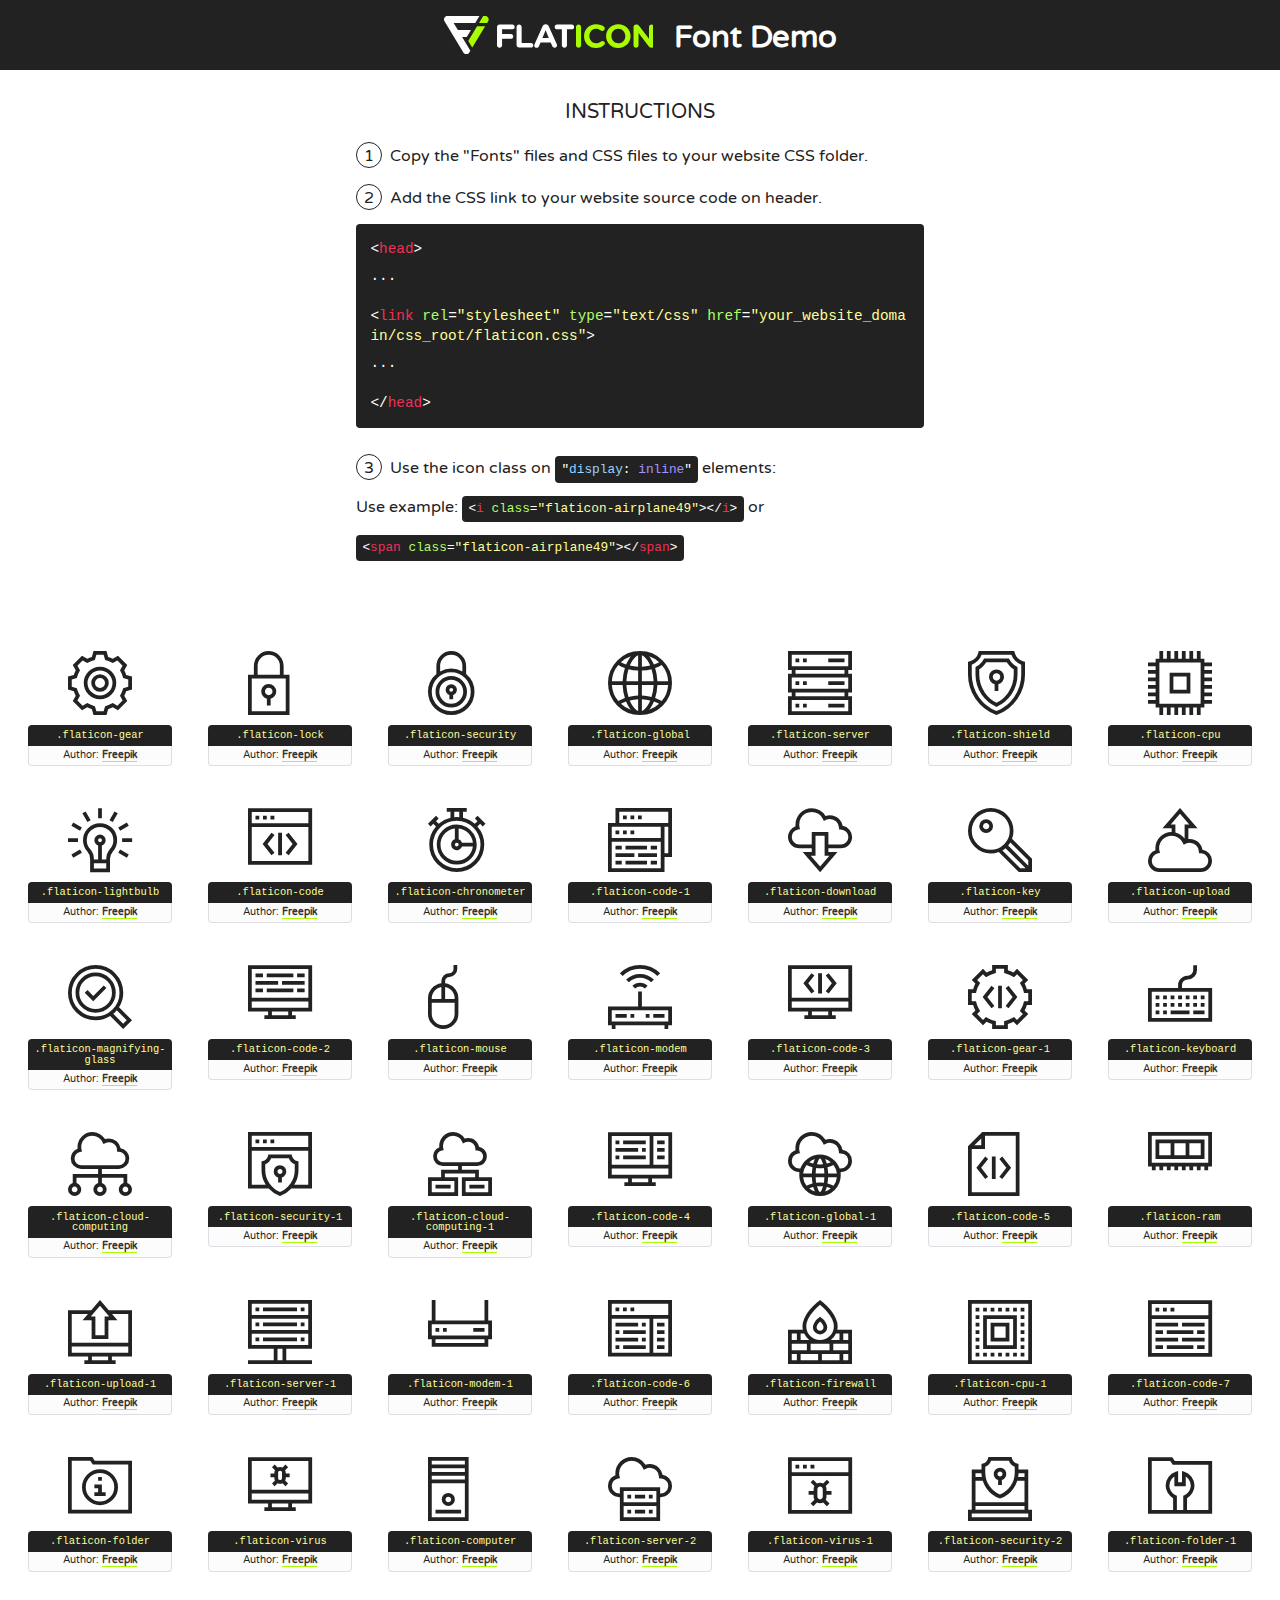
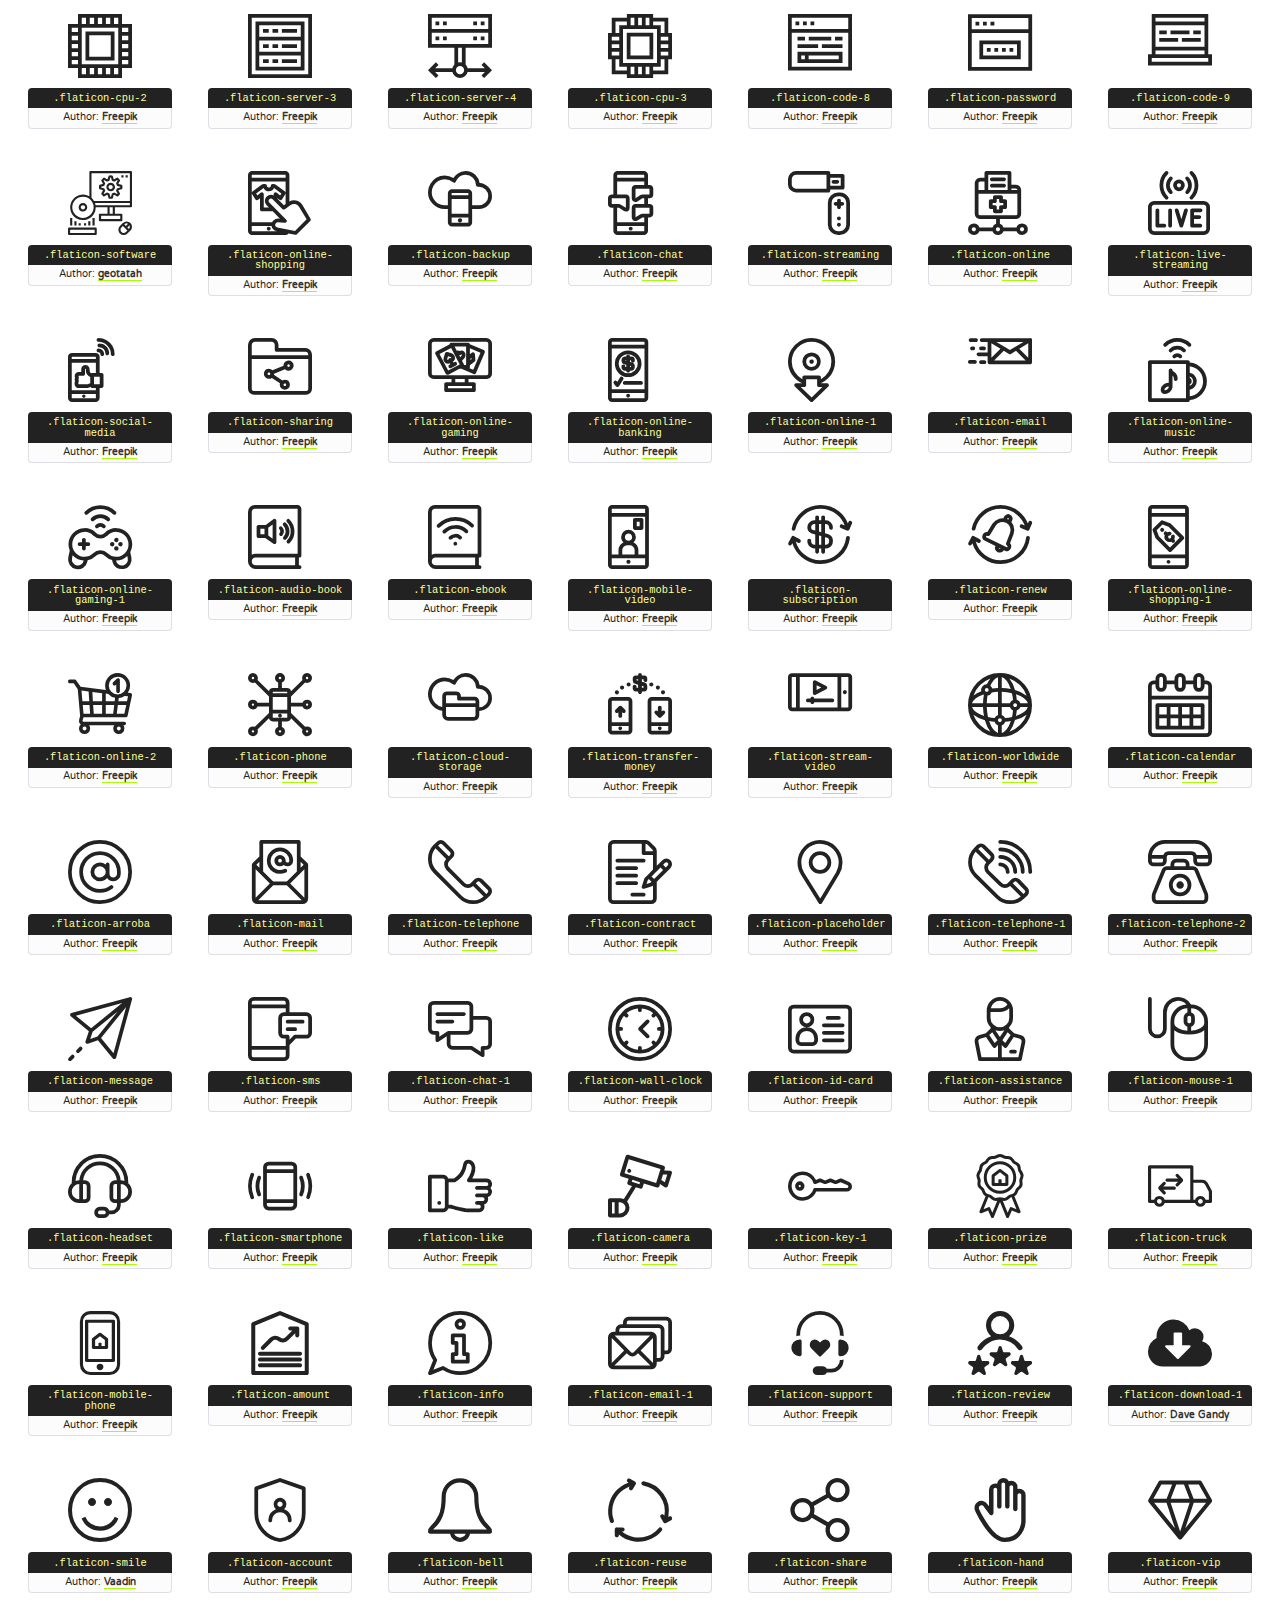
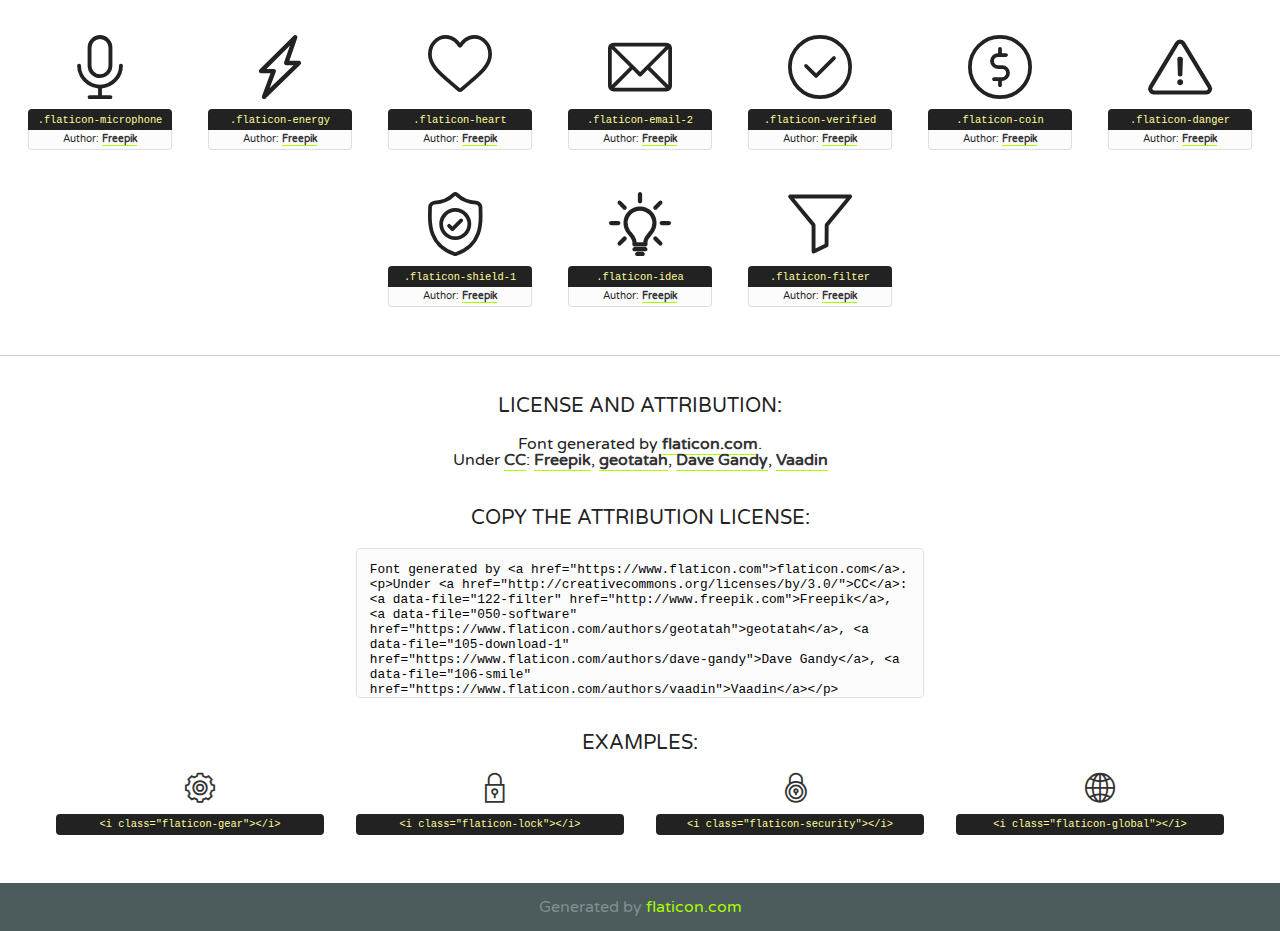
<file: assets/css/flaticon.html>
<!DOCTYPE html>
<!--
  Flaticon icon font: Flaticon
  Creation date: 27/10/2019 12:52
-->
<html>
<!DOCTYPE html>
<html>

<head>
    <title>Flaticon WebFont</title>
    <link href="http://fonts.googleapis.com/css?family=Varela+Round" rel="stylesheet" type="text/css" />
    <link rel="stylesheet" type="text/css" href="flaticon.css">
    <meta charset="UTF-8">
    <style>
    html, body, div, span, applet, object, iframe,
    h1, h2, h3, h4, h5, h6, p, blockquote, pre,
    a, abbr, acronym, address, big, cite, code,
    del, dfn, em, img, ins, kbd, q, s, samp,
    small, strike, strong, sub, sup, tt, var,
    b, u, i, center,
    dl, dt, dd, ol, ul, li,
    fieldset, form, label, legend,
    table, caption, tbody, tfoot, thead, tr, th, td,
    article, aside, canvas, details, embed, 
    figure, figcaption, footer, header, hgroup, 
    menu, nav, output, ruby, section, summary,
    time, mark, audio, video {
        margin: 0;
        padding: 0;
        border: 0;
        font-size: 100%;
        font: inherit;
        vertical-align: baseline;
    }
    /* HTML5 display-role reset for older browsers */
    article, aside, details, figcaption, figure, 
    footer, header, hgroup, menu, nav, section {
        display: block;
    }
    body {
        line-height: 1;
    }
    ol, ul {
        list-style: none;
    }
    blockquote, q {
        quotes: none;
    }
    blockquote:before, blockquote:after,
    q:before, q:after {
        content: '';
        content: none;
    }
    table {
        border-collapse: collapse;
        border-spacing: 0;
    }
    body {
        font-family: 'Varela Round', Helvetica, Arial, sans-serif;
        font-size: 16px;
        color: #222;
    }
    a {
        color: #333;
        border-bottom: 1px solid #a9fd00;
        font-weight: bold;
        text-decoration: none;
    }
    * {
        -moz-box-sizing: border-box;
        -webkit-box-sizing: border-box;
        box-sizing: border-box;
        margin: 0;
        padding: 0;
    }
    [class^="flaticon-"]:before, [class*=" flaticon-"]:before, [class^="flaticon-"]:after, [class*=" flaticon-"]:after {
        font-family: Flaticon;
        font-size: 30px;
        font-style: normal;
        margin-left: 20px;
        color: #333;
    }
    .wrapper {
        max-width: 600px;
        margin: auto;
        padding: 0 1em;
    }
    .title {
        font-size: 1.25em;
        text-align: center;
        margin-bottom: 1em;
        text-transform: uppercase;
    }
    header {
        text-align: center;
        background-color: #222;
        color: #fff;
        padding: 1em;
    }
    header .logo {
        width: 210px;
        height: 38px;
        display: inline-block;
        vertical-align: middle;
        margin-right: 1em;
        border: none;
    }
    header strong {
        font-size: 1.95em;
        font-weight: bold;
        vertical-align: middle;
        margin-top: 5px;
        display: inline-block;
    }
    .demo {
        margin: 2em auto;
        line-height: 1.25em;
    }
    .demo ul li {
        margin-bottom: 1em;
    }
    .demo ul li .num {
        color: #222;
        border-radius: 20px;
        display: inline-block;
        width: 26px;
        padding: 3px;
        height: 26px;
        text-align: center;
        margin-right: 0.5em;
        border: 1px solid #222;
    }
    .demo ul li code {
        background-color: #222;
        border-radius: 4px;
        padding: 0.25em 0.5em;
        display: inline-block;
        color: #fff;
        font-family: Consolas,Monaco,Lucida Console,Liberation Mono,DejaVu Sans Mono,Bitstream Vera Sans Mono,Courier New, monospace;
        font-weight: lighter;
        margin-top: 1em;
        font-size: 0.8em;
        word-break: break-all;
    }
    .demo ul li code.big {
        padding: 1em;
        font-size: 0.9em;
    }
    .demo ul li code .red {
        color: #EF3159;
    }
    .demo ul li code .green {
        color: #ACFF65;
    }
    .demo ul li code .yellow {
        color: #FFFF99;
    }
    .demo ul li code .blue {
        color: #99D3FF;
    }
    .demo ul li code .purple {
        color: #A295FF;
    }
    .demo ul li code .dots {
        margin-top: 0.5em;
        display: block;
    }
    #glyphs {
        border-bottom: 1px solid #ccc;
        padding: 2em 0;
        text-align: center;
    }
    .glyph {
        display: inline-block;
        width: 9em;
        margin: 1em;
        text-align: center;
        vertical-align: top;
        background: #FFF;
    }
    .glyph .glyph-icon {
        padding: 10px;
        display: block;
        font-family:"Flaticon";
        font-size: 64px;
        line-height: 1;
    }
    .glyph .glyph-icon:before {
        font-size: 64px;
        color: #222;
        margin-left: 0;
    }
    .class-name {
        font-size: 0.65em;
        background-color: #222;
        color: #fff;
        border-radius: 4px 4px 0 0;
        padding: 0.5em;
        color: #FFFF99;
        font-family: Consolas,Monaco,Lucida Console,Liberation Mono,DejaVu Sans Mono,Bitstream Vera Sans Mono,Courier New, monospace;
    }
    .author-name {
        font-size: 0.6em;
        background-color: #fcfcfd;
        border: 1px solid #DEDEE4;
        border-top: 0;
        border-radius: 0 0 4px 4px;
        padding: 0.5em;
    }
    .class-name:last-child {
        font-size: 10px;
        color:#888;
    }
    .class-name:last-child a {
        font-size: 10px;
        color:#555;
    }
    .class-name:last-child a:hover {
        color:#a9fd00;
    }
    .glyph > input {
        display: block;
        width: 100px;
        margin: 5px auto;
        text-align: center;
        font-size: 12px;
        cursor: text;
    }
    .glyph > input.icon-input {
        font-family:"Flaticon";
        font-size: 16px;
        margin-bottom: 10px;
    }
    .attribution .title {
        margin-top: 2em;
    }
    .attribution textarea {
        background-color: #fcfcfd;
        padding: 1em;
        border: none;
        box-shadow: none;
        border: 1px solid #DEDEE4;
        border-radius: 4px;
        resize: none;
        width: 100%;
        height: 150px;
        font-size: 0.8em;
        font-family: Consolas,Monaco,Lucida Console,Liberation Mono,DejaVu Sans Mono,Bitstream Vera Sans Mono,Courier New, monospace;
        -webkit-appearance: none;
    }
    .iconsuse {
        margin: 2em auto;
        text-align: center;
        max-width: 1200px;
    }
    .iconsuse:after {
        content: '';
        display: table;
        clear: both;
    }
    .iconsuse .image {
        float: left;
        width: 25%;
        padding: 0 1em;
    }
    .iconsuse .image p {
        margin-bottom: 1em;
    }
    .iconsuse .image span {
        display: block;
        font-size: 0.65em;
        background-color: #222;
        color: #fff;
        border-radius: 4px;
        padding: 0.5em;
        color: #FFFF99;
        margin-top: 1em;
        font-family: Consolas,Monaco,Lucida Console,Liberation Mono,DejaVu Sans Mono,Bitstream Vera Sans Mono,Courier New, monospace;
    }
    #footer {
        text-align: center;
        background-color: #4C5B5C;
        color: #7c9192;
        padding: 1em;
    }
    #footer a {
        border: none;
        color: #a9fd00;
        font-weight: normal;
    }
    @media (max-width: 960px) {
        .iconsuse .image {
            width: 50%;
        }
    }
    @media (max-width: 560px) {
        .iconsuse .image {
            width: 100%;
        }
    }
    </style>
</head>

<body class="characters-off">

    <header>
        <a href="https://www.flaticon.com" target="_blank" class="logo">
            <svg version="1.1" xmlns="http://www.w3.org/2000/svg" xmlns:xlink="http://www.w3.org/1999/xlink" xmlns:a="http://ns.adobe.com/AdobeSVGViewerExtensions/3.0/" viewBox="0 0 560.875 102.036" enable-background="new 0 0 560.875 102.036" xml:space="preserve">
                <defs>
                </defs>
                <g>
                    <g class="letters">
                        <path fill="#ffffff" d="M141.596,29.675c0-3.777,2.985-6.767,6.764-6.767h34.438c3.426,0,6.15,2.728,6.15,6.15
                        c0,3.43-2.724,6.149-6.15,6.149h-27.674v13.091h23.719c3.429,0,6.151,2.724,6.151,6.15c0,3.43-2.723,6.149-6.151,6.149h-23.719
                        v17.574c0,3.773-2.986,6.761-6.764,6.761c-3.779,0-6.764-2.989-6.764-6.761V29.675z"></path>
                        <path fill="#ffffff" d="M193.844,29.149c0-3.781,2.985-6.767,6.764-6.767c3.776,0,6.763,2.985,6.763,6.767v42.957h25.039
                        c3.426,0,6.149,2.726,6.149,6.153c0,3.425-2.723,6.15-6.149,6.15h-31.802c-3.779,0-6.764-2.986-6.764-6.768V29.149z"></path>
                        <path fill="#ffffff" d="M241.891,75.71l21.438-48.407c1.492-3.341,4.215-5.357,7.906-5.357h0.792
                        c3.686,0,6.323,2.017,7.815,5.357l21.439,48.407c0.436,0.967,0.701,1.845,0.701,2.723c0,3.602-2.809,6.501-6.414,6.501
                        c-3.161,0-5.269-1.845-6.499-4.655l-4.132-9.661h-27.059l-4.301,10.102c-1.144,2.631-3.426,4.214-6.237,4.214
                        c-3.517,0-6.24-2.81-6.24-6.325C241.1,77.64,241.451,76.677,241.891,75.71z M279.932,58.666l-8.521-20.297l-8.526,20.297H279.932
                        z"></path>
                        <path fill="#ffffff" d="M314.864,35.387H301.86c-3.429,0-6.239-2.813-6.239-6.238c0-3.429,2.811-6.24,6.239-6.24h39.533
                        c3.426,0,6.237,2.811,6.237,6.24c0,3.425-2.811,6.238-6.237,6.238h-13.001v42.785c0,3.773-2.99,6.761-6.764,6.761
                        c-3.779,0-6.764-2.989-6.764-6.761V35.387z"></path>
                        <path fill="#A9FD00" d="M352.615,29.149c0-3.781,2.985-6.767,6.767-6.767c3.774,0,6.761,2.985,6.761,6.767v49.024
                        c0,3.773-2.987,6.761-6.761,6.761c-3.781,0-6.767-2.989-6.767-6.761V29.149z"></path>
                        <path fill="#A9FD00" d="M374.132,53.836v-0.179c0-17.481,13.178-31.801,32.065-31.801c9.22,0,15.459,2.458,20.557,6.238
                        c1.402,1.054,2.637,2.985,2.637,5.357c0,3.692-2.985,6.59-6.681,6.59c-1.845,0-3.071-0.702-4.044-1.319
                        c-3.776-2.813-7.729-4.393-12.562-4.393c-10.364,0-17.831,8.611-17.831,19.154v0.173c0,10.542,7.291,19.329,17.831,19.329
                        c5.715,0,9.492-1.756,13.359-4.834c1.049-0.874,2.458-1.491,4.039-1.491c3.429,0,6.325,2.813,6.325,6.236
                        c0,2.106-1.056,3.78-2.282,4.834c-5.539,4.834-12.036,7.733-21.878,7.733C387.572,85.464,374.132,71.493,374.132,53.836z"></path>
                        <path fill="#A9FD00" d="M433.009,53.836v-0.179c0-17.481,13.79-31.801,32.766-31.801c18.981,0,32.592,14.143,32.592,31.628v0.173
                        c0,17.483-13.785,31.807-32.769,31.807C446.625,85.464,433.009,71.32,433.009,53.836z M484.224,53.836v-0.179
                        c0-10.539-7.725-19.326-18.626-19.326c-10.893,0-18.449,8.611-18.449,19.154v0.173c0,10.542,7.73,19.329,18.626,19.329
                        C476.676,72.986,484.224,64.378,484.224,53.836z"></path>
                        <path fill="#A9FD00" d="M506.233,29.321c0-3.774,2.99-6.763,6.767-6.763h1.401c3.252,0,5.183,1.583,7.029,3.953l26.093,34.265
                        V29.059c0-3.692,2.99-6.677,6.681-6.677c3.683,0,6.671,2.985,6.671,6.677v48.934c0,3.78-2.987,6.765-6.764,6.765h-0.436
                        c-3.257,0-5.188-1.581-7.034-3.953l-27.056-35.492v32.944c0,3.687-2.985,6.676-6.678,6.676c-3.683,0-6.673-2.989-6.673-6.676
                        V29.321z"></path>
                    </g>
                    <g class="insignia">
                        <path fill="#ffffff" d="M48.372,56.137h12.517l11.156-18.537H37.186L25.688,18.539h57.825L94.668,0H9.271
                        C5.925,0,2.842,1.801,1.198,4.716c-1.644,2.907-1.593,6.482,0.134,9.343l50.38,83.501c1.678,2.781,4.689,4.476,7.938,4.476
                        c3.246,0,6.257-1.695,7.935-4.476l2.898-4.804L48.372,56.137z"></path>
                        <g class="i">
                            <path fill="#A9FD00" d="M93.575,18.539h0.031v0.004l21.652,0.004l2.705-4.488c1.727-2.861,1.778-6.436,0.133-9.343
                            C116.454,1.801,113.371,0,110.026,0h-5.294L93.575,18.539z"></path>
                            <polygon fill="#A9FD00" points="88.291,27.356 64.725,66.486 75.519,84.404 109.942,27.356"></polygon>
                        </g>
                    </g>
                </g>
            </svg>
        </a>
        <strong>Font Demo</strong>
    </header>


    <section class="demo wrapper">

        <p class="title">Instructions</p>

        <ul>
            <li>
                <span class="num">1</span>Copy the "Fonts" files and CSS files to your website CSS folder.
            </li>
            <li>
                <span class="num">2</span>Add the CSS link to your website source code on header.
                <code class="big">
                    &lt;<span class="red">head</span>&gt;
                    <br/><span class="dots">...</span>
                    <br/>&lt;<span class="red">link</span> <span class="green">rel</span>=<span class="yellow">"stylesheet"</span> <span class="green">type</span>=<span class="yellow">"text/css"</span> <span class="green">href</span>=<span class="yellow">"your_website_domain/css_root/flaticon.css"</span>&gt;
                    <br/><span class="dots">...</span>
                    <br/>&lt;/<span class="red">head</span>&gt;
                </code>
            </li>

            <li>
                <p>
                    <span class="num">3</span>Use the icon class on <code>"<span class="blue">display</span>:<span class="purple"> inline</span>"</code> elements:
                    <br />
                    Use example: <code>&lt;<span class="red">i</span> <span class="green">class</span>=<span class="yellow">&quot;flaticon-airplane49&quot;</span>&gt;&lt;/<span class="red">i</span>&gt;</code> or <code>&lt;<span class="red">span</span> <span class="green">class</span>=<span class="yellow">&quot;flaticon-airplane49&quot;</span>&gt;&lt;/<span class="red">span</span>&gt;</code>
            </li>
        </ul>

    </section>




   <section id="glyphs">          
    
      
        <div class="glyph"><div class="glyph-icon flaticon-gear"></div>
            <div class="class-name">.flaticon-gear</div>
            <div class="author-name">Author: <a data-file="001-gear" href="http://www.freepik.com">Freepik</a> </div> 
        </div>        
        
        <div class="glyph"><div class="glyph-icon flaticon-lock"></div>
            <div class="class-name">.flaticon-lock</div>
            <div class="author-name">Author: <a data-file="002-lock" href="http://www.freepik.com">Freepik</a> </div> 
        </div>        
        
        <div class="glyph"><div class="glyph-icon flaticon-security"></div>
            <div class="class-name">.flaticon-security</div>
            <div class="author-name">Author: <a data-file="003-security" href="http://www.freepik.com">Freepik</a> </div> 
        </div>        
        
        <div class="glyph"><div class="glyph-icon flaticon-global"></div>
            <div class="class-name">.flaticon-global</div>
            <div class="author-name">Author: <a data-file="004-global" href="http://www.freepik.com">Freepik</a> </div> 
        </div>        
        
        <div class="glyph"><div class="glyph-icon flaticon-server"></div>
            <div class="class-name">.flaticon-server</div>
            <div class="author-name">Author: <a data-file="005-server" href="http://www.freepik.com">Freepik</a> </div> 
        </div>        
        
        <div class="glyph"><div class="glyph-icon flaticon-shield"></div>
            <div class="class-name">.flaticon-shield</div>
            <div class="author-name">Author: <a data-file="006-shield" href="http://www.freepik.com">Freepik</a> </div> 
        </div>        
        
        <div class="glyph"><div class="glyph-icon flaticon-cpu"></div>
            <div class="class-name">.flaticon-cpu</div>
            <div class="author-name">Author: <a data-file="007-cpu" href="http://www.freepik.com">Freepik</a> </div> 
        </div>        
        
        <div class="glyph"><div class="glyph-icon flaticon-lightbulb"></div>
            <div class="class-name">.flaticon-lightbulb</div>
            <div class="author-name">Author: <a data-file="008-lightbulb" href="http://www.freepik.com">Freepik</a> </div> 
        </div>        
        
        <div class="glyph"><div class="glyph-icon flaticon-code"></div>
            <div class="class-name">.flaticon-code</div>
            <div class="author-name">Author: <a data-file="009-code" href="http://www.freepik.com">Freepik</a> </div> 
        </div>        
        
        <div class="glyph"><div class="glyph-icon flaticon-chronometer"></div>
            <div class="class-name">.flaticon-chronometer</div>
            <div class="author-name">Author: <a data-file="010-chronometer" href="http://www.freepik.com">Freepik</a> </div> 
        </div>        
        
        <div class="glyph"><div class="glyph-icon flaticon-code-1"></div>
            <div class="class-name">.flaticon-code-1</div>
            <div class="author-name">Author: <a data-file="011-code-1" href="http://www.freepik.com">Freepik</a> </div> 
        </div>        
        
        <div class="glyph"><div class="glyph-icon flaticon-download"></div>
            <div class="class-name">.flaticon-download</div>
            <div class="author-name">Author: <a data-file="012-download" href="http://www.freepik.com">Freepik</a> </div> 
        </div>        
        
        <div class="glyph"><div class="glyph-icon flaticon-key"></div>
            <div class="class-name">.flaticon-key</div>
            <div class="author-name">Author: <a data-file="013-key" href="http://www.freepik.com">Freepik</a> </div> 
        </div>        
        
        <div class="glyph"><div class="glyph-icon flaticon-upload"></div>
            <div class="class-name">.flaticon-upload</div>
            <div class="author-name">Author: <a data-file="014-upload" href="http://www.freepik.com">Freepik</a> </div> 
        </div>        
        
        <div class="glyph"><div class="glyph-icon flaticon-magnifying-glass"></div>
            <div class="class-name">.flaticon-magnifying-glass</div>
            <div class="author-name">Author: <a data-file="015-magnifying-glass" href="http://www.freepik.com">Freepik</a> </div> 
        </div>        
        
        <div class="glyph"><div class="glyph-icon flaticon-code-2"></div>
            <div class="class-name">.flaticon-code-2</div>
            <div class="author-name">Author: <a data-file="016-code-2" href="http://www.freepik.com">Freepik</a> </div> 
        </div>        
        
        <div class="glyph"><div class="glyph-icon flaticon-mouse"></div>
            <div class="class-name">.flaticon-mouse</div>
            <div class="author-name">Author: <a data-file="017-mouse" href="http://www.freepik.com">Freepik</a> </div> 
        </div>        
        
        <div class="glyph"><div class="glyph-icon flaticon-modem"></div>
            <div class="class-name">.flaticon-modem</div>
            <div class="author-name">Author: <a data-file="018-modem" href="http://www.freepik.com">Freepik</a> </div> 
        </div>        
        
        <div class="glyph"><div class="glyph-icon flaticon-code-3"></div>
            <div class="class-name">.flaticon-code-3</div>
            <div class="author-name">Author: <a data-file="019-code-3" href="http://www.freepik.com">Freepik</a> </div> 
        </div>        
        
        <div class="glyph"><div class="glyph-icon flaticon-gear-1"></div>
            <div class="class-name">.flaticon-gear-1</div>
            <div class="author-name">Author: <a data-file="020-gear-1" href="http://www.freepik.com">Freepik</a> </div> 
        </div>        
        
        <div class="glyph"><div class="glyph-icon flaticon-keyboard"></div>
            <div class="class-name">.flaticon-keyboard</div>
            <div class="author-name">Author: <a data-file="021-keyboard" href="http://www.freepik.com">Freepik</a> </div> 
        </div>        
        
        <div class="glyph"><div class="glyph-icon flaticon-cloud-computing"></div>
            <div class="class-name">.flaticon-cloud-computing</div>
            <div class="author-name">Author: <a data-file="022-cloud-computing" href="http://www.freepik.com">Freepik</a> </div> 
        </div>        
        
        <div class="glyph"><div class="glyph-icon flaticon-security-1"></div>
            <div class="class-name">.flaticon-security-1</div>
            <div class="author-name">Author: <a data-file="023-security-1" href="http://www.freepik.com">Freepik</a> </div> 
        </div>        
        
        <div class="glyph"><div class="glyph-icon flaticon-cloud-computing-1"></div>
            <div class="class-name">.flaticon-cloud-computing-1</div>
            <div class="author-name">Author: <a data-file="024-cloud-computing-1" href="http://www.freepik.com">Freepik</a> </div> 
        </div>        
        
        <div class="glyph"><div class="glyph-icon flaticon-code-4"></div>
            <div class="class-name">.flaticon-code-4</div>
            <div class="author-name">Author: <a data-file="025-code-4" href="http://www.freepik.com">Freepik</a> </div> 
        </div>        
        
        <div class="glyph"><div class="glyph-icon flaticon-global-1"></div>
            <div class="class-name">.flaticon-global-1</div>
            <div class="author-name">Author: <a data-file="026-global-1" href="http://www.freepik.com">Freepik</a> </div> 
        </div>        
        
        <div class="glyph"><div class="glyph-icon flaticon-code-5"></div>
            <div class="class-name">.flaticon-code-5</div>
            <div class="author-name">Author: <a data-file="027-code-5" href="http://www.freepik.com">Freepik</a> </div> 
        </div>        
        
        <div class="glyph"><div class="glyph-icon flaticon-ram"></div>
            <div class="class-name">.flaticon-ram</div>
            <div class="author-name">Author: <a data-file="028-ram" href="http://www.freepik.com">Freepik</a> </div> 
        </div>        
        
        <div class="glyph"><div class="glyph-icon flaticon-upload-1"></div>
            <div class="class-name">.flaticon-upload-1</div>
            <div class="author-name">Author: <a data-file="029-upload-1" href="http://www.freepik.com">Freepik</a> </div> 
        </div>        
        
        <div class="glyph"><div class="glyph-icon flaticon-server-1"></div>
            <div class="class-name">.flaticon-server-1</div>
            <div class="author-name">Author: <a data-file="030-server-1" href="http://www.freepik.com">Freepik</a> </div> 
        </div>        
        
        <div class="glyph"><div class="glyph-icon flaticon-modem-1"></div>
            <div class="class-name">.flaticon-modem-1</div>
            <div class="author-name">Author: <a data-file="031-modem-1" href="http://www.freepik.com">Freepik</a> </div> 
        </div>        
        
        <div class="glyph"><div class="glyph-icon flaticon-code-6"></div>
            <div class="class-name">.flaticon-code-6</div>
            <div class="author-name">Author: <a data-file="032-code-6" href="http://www.freepik.com">Freepik</a> </div> 
        </div>        
        
        <div class="glyph"><div class="glyph-icon flaticon-firewall"></div>
            <div class="class-name">.flaticon-firewall</div>
            <div class="author-name">Author: <a data-file="033-firewall" href="http://www.freepik.com">Freepik</a> </div> 
        </div>        
        
        <div class="glyph"><div class="glyph-icon flaticon-cpu-1"></div>
            <div class="class-name">.flaticon-cpu-1</div>
            <div class="author-name">Author: <a data-file="034-cpu-1" href="http://www.freepik.com">Freepik</a> </div> 
        </div>        
        
        <div class="glyph"><div class="glyph-icon flaticon-code-7"></div>
            <div class="class-name">.flaticon-code-7</div>
            <div class="author-name">Author: <a data-file="035-code-7" href="http://www.freepik.com">Freepik</a> </div> 
        </div>        
        
        <div class="glyph"><div class="glyph-icon flaticon-folder"></div>
            <div class="class-name">.flaticon-folder</div>
            <div class="author-name">Author: <a data-file="036-folder" href="http://www.freepik.com">Freepik</a> </div> 
        </div>        
        
        <div class="glyph"><div class="glyph-icon flaticon-virus"></div>
            <div class="class-name">.flaticon-virus</div>
            <div class="author-name">Author: <a data-file="037-virus" href="http://www.freepik.com">Freepik</a> </div> 
        </div>        
        
        <div class="glyph"><div class="glyph-icon flaticon-computer"></div>
            <div class="class-name">.flaticon-computer</div>
            <div class="author-name">Author: <a data-file="038-computer" href="http://www.freepik.com">Freepik</a> </div> 
        </div>        
        
        <div class="glyph"><div class="glyph-icon flaticon-server-2"></div>
            <div class="class-name">.flaticon-server-2</div>
            <div class="author-name">Author: <a data-file="039-server-2" href="http://www.freepik.com">Freepik</a> </div> 
        </div>        
        
        <div class="glyph"><div class="glyph-icon flaticon-virus-1"></div>
            <div class="class-name">.flaticon-virus-1</div>
            <div class="author-name">Author: <a data-file="040-virus-1" href="http://www.freepik.com">Freepik</a> </div> 
        </div>        
        
        <div class="glyph"><div class="glyph-icon flaticon-security-2"></div>
            <div class="class-name">.flaticon-security-2</div>
            <div class="author-name">Author: <a data-file="041-security-2" href="http://www.freepik.com">Freepik</a> </div> 
        </div>        
        
        <div class="glyph"><div class="glyph-icon flaticon-folder-1"></div>
            <div class="class-name">.flaticon-folder-1</div>
            <div class="author-name">Author: <a data-file="042-folder-1" href="http://www.freepik.com">Freepik</a> </div> 
        </div>        
        
        <div class="glyph"><div class="glyph-icon flaticon-cpu-2"></div>
            <div class="class-name">.flaticon-cpu-2</div>
            <div class="author-name">Author: <a data-file="043-cpu-2" href="http://www.freepik.com">Freepik</a> </div> 
        </div>        
        
        <div class="glyph"><div class="glyph-icon flaticon-server-3"></div>
            <div class="class-name">.flaticon-server-3</div>
            <div class="author-name">Author: <a data-file="044-server-3" href="http://www.freepik.com">Freepik</a> </div> 
        </div>        
        
        <div class="glyph"><div class="glyph-icon flaticon-server-4"></div>
            <div class="class-name">.flaticon-server-4</div>
            <div class="author-name">Author: <a data-file="045-server-4" href="http://www.freepik.com">Freepik</a> </div> 
        </div>        
        
        <div class="glyph"><div class="glyph-icon flaticon-cpu-3"></div>
            <div class="class-name">.flaticon-cpu-3</div>
            <div class="author-name">Author: <a data-file="046-cpu-3" href="http://www.freepik.com">Freepik</a> </div> 
        </div>        
        
        <div class="glyph"><div class="glyph-icon flaticon-code-8"></div>
            <div class="class-name">.flaticon-code-8</div>
            <div class="author-name">Author: <a data-file="047-code-8" href="http://www.freepik.com">Freepik</a> </div> 
        </div>        
        
        <div class="glyph"><div class="glyph-icon flaticon-password"></div>
            <div class="class-name">.flaticon-password</div>
            <div class="author-name">Author: <a data-file="048-password" href="http://www.freepik.com">Freepik</a> </div> 
        </div>        
        
        <div class="glyph"><div class="glyph-icon flaticon-code-9"></div>
            <div class="class-name">.flaticon-code-9</div>
            <div class="author-name">Author: <a data-file="049-code-9" href="http://www.freepik.com">Freepik</a> </div> 
        </div>        
        
        <div class="glyph"><div class="glyph-icon flaticon-software"></div>
            <div class="class-name">.flaticon-software</div>
            <div class="author-name">Author: <a data-file="050-software" href="https://www.flaticon.com/authors/geotatah">geotatah</a> </div> 
        </div>        
        
        <div class="glyph"><div class="glyph-icon flaticon-online-shopping"></div>
            <div class="class-name">.flaticon-online-shopping</div>
            <div class="author-name">Author: <a data-file="051-online-shopping" href="http://www.freepik.com">Freepik</a> </div> 
        </div>        
        
        <div class="glyph"><div class="glyph-icon flaticon-backup"></div>
            <div class="class-name">.flaticon-backup</div>
            <div class="author-name">Author: <a data-file="052-backup" href="http://www.freepik.com">Freepik</a> </div> 
        </div>        
        
        <div class="glyph"><div class="glyph-icon flaticon-chat"></div>
            <div class="class-name">.flaticon-chat</div>
            <div class="author-name">Author: <a data-file="053-chat" href="http://www.freepik.com">Freepik</a> </div> 
        </div>        
        
        <div class="glyph"><div class="glyph-icon flaticon-streaming"></div>
            <div class="class-name">.flaticon-streaming</div>
            <div class="author-name">Author: <a data-file="054-streaming" href="http://www.freepik.com">Freepik</a> </div> 
        </div>        
        
        <div class="glyph"><div class="glyph-icon flaticon-online"></div>
            <div class="class-name">.flaticon-online</div>
            <div class="author-name">Author: <a data-file="055-online" href="http://www.freepik.com">Freepik</a> </div> 
        </div>        
        
        <div class="glyph"><div class="glyph-icon flaticon-live-streaming"></div>
            <div class="class-name">.flaticon-live-streaming</div>
            <div class="author-name">Author: <a data-file="056-live-streaming" href="http://www.freepik.com">Freepik</a> </div> 
        </div>        
        
        <div class="glyph"><div class="glyph-icon flaticon-social-media"></div>
            <div class="class-name">.flaticon-social-media</div>
            <div class="author-name">Author: <a data-file="057-social-media" href="http://www.freepik.com">Freepik</a> </div> 
        </div>        
        
        <div class="glyph"><div class="glyph-icon flaticon-sharing"></div>
            <div class="class-name">.flaticon-sharing</div>
            <div class="author-name">Author: <a data-file="058-sharing" href="http://www.freepik.com">Freepik</a> </div> 
        </div>        
        
        <div class="glyph"><div class="glyph-icon flaticon-online-gaming"></div>
            <div class="class-name">.flaticon-online-gaming</div>
            <div class="author-name">Author: <a data-file="059-online-gaming" href="http://www.freepik.com">Freepik</a> </div> 
        </div>        
        
        <div class="glyph"><div class="glyph-icon flaticon-online-banking"></div>
            <div class="class-name">.flaticon-online-banking</div>
            <div class="author-name">Author: <a data-file="060-online-banking" href="http://www.freepik.com">Freepik</a> </div> 
        </div>        
        
        <div class="glyph"><div class="glyph-icon flaticon-online-1"></div>
            <div class="class-name">.flaticon-online-1</div>
            <div class="author-name">Author: <a data-file="061-online-1" href="http://www.freepik.com">Freepik</a> </div> 
        </div>        
        
        <div class="glyph"><div class="glyph-icon flaticon-email"></div>
            <div class="class-name">.flaticon-email</div>
            <div class="author-name">Author: <a data-file="062-email" href="http://www.freepik.com">Freepik</a> </div> 
        </div>        
        
        <div class="glyph"><div class="glyph-icon flaticon-online-music"></div>
            <div class="class-name">.flaticon-online-music</div>
            <div class="author-name">Author: <a data-file="063-online-music" href="http://www.freepik.com">Freepik</a> </div> 
        </div>        
        
        <div class="glyph"><div class="glyph-icon flaticon-online-gaming-1"></div>
            <div class="class-name">.flaticon-online-gaming-1</div>
            <div class="author-name">Author: <a data-file="064-online-gaming-1" href="http://www.freepik.com">Freepik</a> </div> 
        </div>        
        
        <div class="glyph"><div class="glyph-icon flaticon-audio-book"></div>
            <div class="class-name">.flaticon-audio-book</div>
            <div class="author-name">Author: <a data-file="065-audio-book" href="http://www.freepik.com">Freepik</a> </div> 
        </div>        
        
        <div class="glyph"><div class="glyph-icon flaticon-ebook"></div>
            <div class="class-name">.flaticon-ebook</div>
            <div class="author-name">Author: <a data-file="066-ebook" href="http://www.freepik.com">Freepik</a> </div> 
        </div>        
        
        <div class="glyph"><div class="glyph-icon flaticon-mobile-video"></div>
            <div class="class-name">.flaticon-mobile-video</div>
            <div class="author-name">Author: <a data-file="067-mobile-video" href="http://www.freepik.com">Freepik</a> </div> 
        </div>        
        
        <div class="glyph"><div class="glyph-icon flaticon-subscription"></div>
            <div class="class-name">.flaticon-subscription</div>
            <div class="author-name">Author: <a data-file="068-subscription" href="http://www.freepik.com">Freepik</a> </div> 
        </div>        
        
        <div class="glyph"><div class="glyph-icon flaticon-renew"></div>
            <div class="class-name">.flaticon-renew</div>
            <div class="author-name">Author: <a data-file="069-renew" href="http://www.freepik.com">Freepik</a> </div> 
        </div>        
        
        <div class="glyph"><div class="glyph-icon flaticon-online-shopping-1"></div>
            <div class="class-name">.flaticon-online-shopping-1</div>
            <div class="author-name">Author: <a data-file="070-online-shopping-1" href="http://www.freepik.com">Freepik</a> </div> 
        </div>        
        
        <div class="glyph"><div class="glyph-icon flaticon-online-2"></div>
            <div class="class-name">.flaticon-online-2</div>
            <div class="author-name">Author: <a data-file="071-online-2" href="http://www.freepik.com">Freepik</a> </div> 
        </div>        
        
        <div class="glyph"><div class="glyph-icon flaticon-phone"></div>
            <div class="class-name">.flaticon-phone</div>
            <div class="author-name">Author: <a data-file="072-phone" href="http://www.freepik.com">Freepik</a> </div> 
        </div>        
        
        <div class="glyph"><div class="glyph-icon flaticon-cloud-storage"></div>
            <div class="class-name">.flaticon-cloud-storage</div>
            <div class="author-name">Author: <a data-file="073-cloud-storage" href="http://www.freepik.com">Freepik</a> </div> 
        </div>        
        
        <div class="glyph"><div class="glyph-icon flaticon-transfer-money"></div>
            <div class="class-name">.flaticon-transfer-money</div>
            <div class="author-name">Author: <a data-file="074-transfer-money" href="http://www.freepik.com">Freepik</a> </div> 
        </div>        
        
        <div class="glyph"><div class="glyph-icon flaticon-stream-video"></div>
            <div class="class-name">.flaticon-stream-video</div>
            <div class="author-name">Author: <a data-file="075-stream-video" href="http://www.freepik.com">Freepik</a> </div> 
        </div>        
        
        <div class="glyph"><div class="glyph-icon flaticon-worldwide"></div>
            <div class="class-name">.flaticon-worldwide</div>
            <div class="author-name">Author: <a data-file="076-worldwide" href="http://www.freepik.com">Freepik</a> </div> 
        </div>        
        
        <div class="glyph"><div class="glyph-icon flaticon-calendar"></div>
            <div class="class-name">.flaticon-calendar</div>
            <div class="author-name">Author: <a data-file="077-calendar" href="http://www.freepik.com">Freepik</a> </div> 
        </div>        
        
        <div class="glyph"><div class="glyph-icon flaticon-arroba"></div>
            <div class="class-name">.flaticon-arroba</div>
            <div class="author-name">Author: <a data-file="078-arroba" href="http://www.freepik.com">Freepik</a> </div> 
        </div>        
        
        <div class="glyph"><div class="glyph-icon flaticon-mail"></div>
            <div class="class-name">.flaticon-mail</div>
            <div class="author-name">Author: <a data-file="079-mail" href="http://www.freepik.com">Freepik</a> </div> 
        </div>        
        
        <div class="glyph"><div class="glyph-icon flaticon-telephone"></div>
            <div class="class-name">.flaticon-telephone</div>
            <div class="author-name">Author: <a data-file="080-telephone" href="http://www.freepik.com">Freepik</a> </div> 
        </div>        
        
        <div class="glyph"><div class="glyph-icon flaticon-contract"></div>
            <div class="class-name">.flaticon-contract</div>
            <div class="author-name">Author: <a data-file="081-contract" href="http://www.freepik.com">Freepik</a> </div> 
        </div>        
        
        <div class="glyph"><div class="glyph-icon flaticon-placeholder"></div>
            <div class="class-name">.flaticon-placeholder</div>
            <div class="author-name">Author: <a data-file="082-placeholder" href="http://www.freepik.com">Freepik</a> </div> 
        </div>        
        
        <div class="glyph"><div class="glyph-icon flaticon-telephone-1"></div>
            <div class="class-name">.flaticon-telephone-1</div>
            <div class="author-name">Author: <a data-file="083-telephone-1" href="http://www.freepik.com">Freepik</a> </div> 
        </div>        
        
        <div class="glyph"><div class="glyph-icon flaticon-telephone-2"></div>
            <div class="class-name">.flaticon-telephone-2</div>
            <div class="author-name">Author: <a data-file="084-telephone-2" href="http://www.freepik.com">Freepik</a> </div> 
        </div>        
        
        <div class="glyph"><div class="glyph-icon flaticon-message"></div>
            <div class="class-name">.flaticon-message</div>
            <div class="author-name">Author: <a data-file="085-message" href="http://www.freepik.com">Freepik</a> </div> 
        </div>        
        
        <div class="glyph"><div class="glyph-icon flaticon-sms"></div>
            <div class="class-name">.flaticon-sms</div>
            <div class="author-name">Author: <a data-file="086-sms" href="http://www.freepik.com">Freepik</a> </div> 
        </div>        
        
        <div class="glyph"><div class="glyph-icon flaticon-chat-1"></div>
            <div class="class-name">.flaticon-chat-1</div>
            <div class="author-name">Author: <a data-file="087-chat-1" href="http://www.freepik.com">Freepik</a> </div> 
        </div>        
        
        <div class="glyph"><div class="glyph-icon flaticon-wall-clock"></div>
            <div class="class-name">.flaticon-wall-clock</div>
            <div class="author-name">Author: <a data-file="088-wall-clock" href="http://www.freepik.com">Freepik</a> </div> 
        </div>        
        
        <div class="glyph"><div class="glyph-icon flaticon-id-card"></div>
            <div class="class-name">.flaticon-id-card</div>
            <div class="author-name">Author: <a data-file="089-id-card" href="http://www.freepik.com">Freepik</a> </div> 
        </div>        
        
        <div class="glyph"><div class="glyph-icon flaticon-assistance"></div>
            <div class="class-name">.flaticon-assistance</div>
            <div class="author-name">Author: <a data-file="090-assistance" href="http://www.freepik.com">Freepik</a> </div> 
        </div>        
        
        <div class="glyph"><div class="glyph-icon flaticon-mouse-1"></div>
            <div class="class-name">.flaticon-mouse-1</div>
            <div class="author-name">Author: <a data-file="091-mouse-1" href="http://www.freepik.com">Freepik</a> </div> 
        </div>        
        
        <div class="glyph"><div class="glyph-icon flaticon-headset"></div>
            <div class="class-name">.flaticon-headset</div>
            <div class="author-name">Author: <a data-file="092-headset" href="http://www.freepik.com">Freepik</a> </div> 
        </div>        
        
        <div class="glyph"><div class="glyph-icon flaticon-smartphone"></div>
            <div class="class-name">.flaticon-smartphone</div>
            <div class="author-name">Author: <a data-file="093-smartphone" href="http://www.freepik.com">Freepik</a> </div> 
        </div>        
        
        <div class="glyph"><div class="glyph-icon flaticon-like"></div>
            <div class="class-name">.flaticon-like</div>
            <div class="author-name">Author: <a data-file="094-like" href="http://www.freepik.com">Freepik</a> </div> 
        </div>        
        
        <div class="glyph"><div class="glyph-icon flaticon-camera"></div>
            <div class="class-name">.flaticon-camera</div>
            <div class="author-name">Author: <a data-file="095-camera" href="http://www.freepik.com">Freepik</a> </div> 
        </div>        
        
        <div class="glyph"><div class="glyph-icon flaticon-key-1"></div>
            <div class="class-name">.flaticon-key-1</div>
            <div class="author-name">Author: <a data-file="096-key-1" href="http://www.freepik.com">Freepik</a> </div> 
        </div>        
        
        <div class="glyph"><div class="glyph-icon flaticon-prize"></div>
            <div class="class-name">.flaticon-prize</div>
            <div class="author-name">Author: <a data-file="097-prize" href="http://www.freepik.com">Freepik</a> </div> 
        </div>        
        
        <div class="glyph"><div class="glyph-icon flaticon-truck"></div>
            <div class="class-name">.flaticon-truck</div>
            <div class="author-name">Author: <a data-file="098-truck" href="http://www.freepik.com">Freepik</a> </div> 
        </div>        
        
        <div class="glyph"><div class="glyph-icon flaticon-mobile-phone"></div>
            <div class="class-name">.flaticon-mobile-phone</div>
            <div class="author-name">Author: <a data-file="099-mobile-phone" href="http://www.freepik.com">Freepik</a> </div> 
        </div>        
        
        <div class="glyph"><div class="glyph-icon flaticon-amount"></div>
            <div class="class-name">.flaticon-amount</div>
            <div class="author-name">Author: <a data-file="100-amount" href="http://www.freepik.com">Freepik</a> </div> 
        </div>        
        
        <div class="glyph"><div class="glyph-icon flaticon-info"></div>
            <div class="class-name">.flaticon-info</div>
            <div class="author-name">Author: <a data-file="101-info" href="http://www.freepik.com">Freepik</a> </div> 
        </div>        
        
        <div class="glyph"><div class="glyph-icon flaticon-email-1"></div>
            <div class="class-name">.flaticon-email-1</div>
            <div class="author-name">Author: <a data-file="102-email-1" href="http://www.freepik.com">Freepik</a> </div> 
        </div>        
        
        <div class="glyph"><div class="glyph-icon flaticon-support"></div>
            <div class="class-name">.flaticon-support</div>
            <div class="author-name">Author: <a data-file="103-support" href="http://www.freepik.com">Freepik</a> </div> 
        </div>        
        
        <div class="glyph"><div class="glyph-icon flaticon-review"></div>
            <div class="class-name">.flaticon-review</div>
            <div class="author-name">Author: <a data-file="104-review" href="http://www.freepik.com">Freepik</a> </div> 
        </div>        
        
        <div class="glyph"><div class="glyph-icon flaticon-download-1"></div>
            <div class="class-name">.flaticon-download-1</div>
            <div class="author-name">Author: <a data-file="105-download-1" href="https://www.flaticon.com/authors/dave-gandy">Dave Gandy</a> </div> 
        </div>        
        
        <div class="glyph"><div class="glyph-icon flaticon-smile"></div>
            <div class="class-name">.flaticon-smile</div>
            <div class="author-name">Author: <a data-file="106-smile" href="https://www.flaticon.com/authors/vaadin">Vaadin</a> </div> 
        </div>        
        
        <div class="glyph"><div class="glyph-icon flaticon-account"></div>
            <div class="class-name">.flaticon-account</div>
            <div class="author-name">Author: <a data-file="107-account" href="http://www.freepik.com">Freepik</a> </div> 
        </div>        
        
        <div class="glyph"><div class="glyph-icon flaticon-bell"></div>
            <div class="class-name">.flaticon-bell</div>
            <div class="author-name">Author: <a data-file="108-bell" href="http://www.freepik.com">Freepik</a> </div> 
        </div>        
        
        <div class="glyph"><div class="glyph-icon flaticon-reuse"></div>
            <div class="class-name">.flaticon-reuse</div>
            <div class="author-name">Author: <a data-file="109-reuse" href="http://www.freepik.com">Freepik</a> </div> 
        </div>        
        
        <div class="glyph"><div class="glyph-icon flaticon-share"></div>
            <div class="class-name">.flaticon-share</div>
            <div class="author-name">Author: <a data-file="110-share" href="http://www.freepik.com">Freepik</a> </div> 
        </div>        
        
        <div class="glyph"><div class="glyph-icon flaticon-hand"></div>
            <div class="class-name">.flaticon-hand</div>
            <div class="author-name">Author: <a data-file="111-hand" href="http://www.freepik.com">Freepik</a> </div> 
        </div>        
        
        <div class="glyph"><div class="glyph-icon flaticon-vip"></div>
            <div class="class-name">.flaticon-vip</div>
            <div class="author-name">Author: <a data-file="112-vip" href="http://www.freepik.com">Freepik</a> </div> 
        </div>        
        
        <div class="glyph"><div class="glyph-icon flaticon-microphone"></div>
            <div class="class-name">.flaticon-microphone</div>
            <div class="author-name">Author: <a data-file="113-microphone" href="http://www.freepik.com">Freepik</a> </div> 
        </div>        
        
        <div class="glyph"><div class="glyph-icon flaticon-energy"></div>
            <div class="class-name">.flaticon-energy</div>
            <div class="author-name">Author: <a data-file="114-energy" href="http://www.freepik.com">Freepik</a> </div> 
        </div>        
        
        <div class="glyph"><div class="glyph-icon flaticon-heart"></div>
            <div class="class-name">.flaticon-heart</div>
            <div class="author-name">Author: <a data-file="115-heart" href="http://www.freepik.com">Freepik</a> </div> 
        </div>        
        
        <div class="glyph"><div class="glyph-icon flaticon-email-2"></div>
            <div class="class-name">.flaticon-email-2</div>
            <div class="author-name">Author: <a data-file="116-email-2" href="http://www.freepik.com">Freepik</a> </div> 
        </div>        
        
        <div class="glyph"><div class="glyph-icon flaticon-verified"></div>
            <div class="class-name">.flaticon-verified</div>
            <div class="author-name">Author: <a data-file="117-verified" href="http://www.freepik.com">Freepik</a> </div> 
        </div>        
        
        <div class="glyph"><div class="glyph-icon flaticon-coin"></div>
            <div class="class-name">.flaticon-coin</div>
            <div class="author-name">Author: <a data-file="118-coin" href="http://www.freepik.com">Freepik</a> </div> 
        </div>        
        
        <div class="glyph"><div class="glyph-icon flaticon-danger"></div>
            <div class="class-name">.flaticon-danger</div>
            <div class="author-name">Author: <a data-file="119-danger" href="http://www.freepik.com">Freepik</a> </div> 
        </div>        
        
        <div class="glyph"><div class="glyph-icon flaticon-shield-1"></div>
            <div class="class-name">.flaticon-shield-1</div>
            <div class="author-name">Author: <a data-file="120-shield-1" href="http://www.freepik.com">Freepik</a> </div> 
        </div>        
        
        <div class="glyph"><div class="glyph-icon flaticon-idea"></div>
            <div class="class-name">.flaticon-idea</div>
            <div class="author-name">Author: <a data-file="121-idea" href="http://www.freepik.com">Freepik</a> </div> 
        </div>        
        
        <div class="glyph"><div class="glyph-icon flaticon-filter"></div>
            <div class="class-name">.flaticon-filter</div>
            <div class="author-name">Author: <a data-file="122-filter" href="http://www.freepik.com">Freepik</a> </div> 
        </div>        
        

    </section>



    <section class="attribution wrapper"   style="text-align:center;">

      <div class="title">License and attribution:</div><div class="attrDiv">Font generated by <a href="https://www.flaticon.com">flaticon.com</a>. <div><p>Under <a href="http://creativecommons.org/licenses/by/3.0/">CC</a>: <a data-file="122-filter" href="http://www.freepik.com">Freepik</a>, <a data-file="050-software" href="https://www.flaticon.com/authors/geotatah">geotatah</a>, <a data-file="105-download-1" href="https://www.flaticon.com/authors/dave-gandy">Dave Gandy</a>, <a data-file="106-smile" href="https://www.flaticon.com/authors/vaadin">Vaadin</a></p>  </div>
      </div>
      <div class="title">Copy the Attribution License:</div>

    <textarea onclick="this.focus();this.select();">Font generated by &lt;a href=&quot;https://www.flaticon.com&quot;&gt;flaticon.com&lt;/a&gt;. <p>Under <a href="http://creativecommons.org/licenses/by/3.0/">CC</a>: <a data-file="122-filter" href="http://www.freepik.com">Freepik</a>, <a data-file="050-software" href="https://www.flaticon.com/authors/geotatah">geotatah</a>, <a data-file="105-download-1" href="https://www.flaticon.com/authors/dave-gandy">Dave Gandy</a>, <a data-file="106-smile" href="https://www.flaticon.com/authors/vaadin">Vaadin</a></p>  
     </textarea>

    </section>

    <section class="iconsuse">

          <div class="title">Examples:</div>            
             
            <div class="image">
                <p>
                    <i class="glyph-icon flaticon-gear"></i> 
                    <span>&lt;i class=&quot;flaticon-gear&quot;&gt;&lt;/i&gt;</span>
                </p>
            </div>
            
            <div class="image">
                <p>
                    <i class="glyph-icon flaticon-lock"></i> 
                    <span>&lt;i class=&quot;flaticon-lock&quot;&gt;&lt;/i&gt;</span>
                </p>
            </div>
            
            <div class="image">
                <p>
                    <i class="glyph-icon flaticon-security"></i> 
                    <span>&lt;i class=&quot;flaticon-security&quot;&gt;&lt;/i&gt;</span>
                </p>
            </div>
            
            <div class="image">
                <p>
                    <i class="glyph-icon flaticon-global"></i> 
                    <span>&lt;i class=&quot;flaticon-global&quot;&gt;&lt;/i&gt;</span>
                </p>
            </div>
                       
        </div>
                            
    </section>

<div id="footer">
    <div>Generated by <a href="https://www.flaticon.com">flaticon.com</a>
    </div>
</div>



</body>
</html>
</file>
<file: assets/css/flaticon.css>
/*
  	Flaticon icon font: Flaticon
  	Creation date: 27/10/2019 12:52
  	*/

@font-face {
  font-family: "Flaticon";
  src: url("../fonts/Flaticon.eot");
  src: url("../fonts/Flaticon.eot?#iefix") format("embedded-opentype"),
       url("../fonts/Flaticon.woff2") format("woff2"),
       url("../fonts/Flaticon.woff") format("woff"),
       url("../fonts/Flaticon.ttf") format("truetype"),
       url("../fonts/Flaticon.svg#Flaticon") format("svg");
  font-weight: normal;
  font-style: normal;
}

@media screen and (-webkit-min-device-pixel-ratio:0) {
  @font-face {
    font-family: "Flaticon";
    src: url("../fonts/Flaticon.svg#Flaticon") format("svg");
  }
}

[class^="flaticon-"]:before, [class*=" flaticon-"]:before,
[class^="flaticon-"]:after, [class*=" flaticon-"]:after {   
  font-family: Flaticon;
font-style: normal;
}

.flaticon-gear:before { content: "\f100"; }
.flaticon-lock:before { content: "\f101"; }
.flaticon-security:before { content: "\f102"; }
.flaticon-global:before { content: "\f103"; }
.flaticon-server:before { content: "\f104"; }
.flaticon-shield:before { content: "\f105"; }
.flaticon-cpu:before { content: "\f106"; }
.flaticon-lightbulb:before { content: "\f107"; }
.flaticon-code:before { content: "\f108"; }
.flaticon-chronometer:before { content: "\f109"; }
.flaticon-code-1:before { content: "\f10a"; }
.flaticon-download:before { content: "\f10b"; }
.flaticon-key:before { content: "\f10c"; }
.flaticon-upload:before { content: "\f10d"; }
.flaticon-magnifying-glass:before { content: "\f10e"; }
.flaticon-code-2:before { content: "\f10f"; }
.flaticon-mouse:before { content: "\f110"; }
.flaticon-modem:before { content: "\f111"; }
.flaticon-code-3:before { content: "\f112"; }
.flaticon-gear-1:before { content: "\f113"; }
.flaticon-keyboard:before { content: "\f114"; }
.flaticon-cloud-computing:before { content: "\f115"; }
.flaticon-security-1:before { content: "\f116"; }
.flaticon-cloud-computing-1:before { content: "\f117"; }
.flaticon-code-4:before { content: "\f118"; }
.flaticon-global-1:before { content: "\f119"; }
.flaticon-code-5:before { content: "\f11a"; }
.flaticon-ram:before { content: "\f11b"; }
.flaticon-upload-1:before { content: "\f11c"; }
.flaticon-server-1:before { content: "\f11d"; }
.flaticon-modem-1:before { content: "\f11e"; }
.flaticon-code-6:before { content: "\f11f"; }
.flaticon-firewall:before { content: "\f120"; }
.flaticon-cpu-1:before { content: "\f121"; }
.flaticon-code-7:before { content: "\f122"; }
.flaticon-folder:before { content: "\f123"; }
.flaticon-virus:before { content: "\f124"; }
.flaticon-computer:before { content: "\f125"; }
.flaticon-server-2:before { content: "\f126"; }
.flaticon-virus-1:before { content: "\f127"; }
.flaticon-security-2:before { content: "\f128"; }
.flaticon-folder-1:before { content: "\f129"; }
.flaticon-cpu-2:before { content: "\f12a"; }
.flaticon-server-3:before { content: "\f12b"; }
.flaticon-server-4:before { content: "\f12c"; }
.flaticon-cpu-3:before { content: "\f12d"; }
.flaticon-code-8:before { content: "\f12e"; }
.flaticon-password:before { content: "\f12f"; }
.flaticon-code-9:before { content: "\f130"; }
.flaticon-software:before { content: "\f131"; }
.flaticon-online-shopping:before { content: "\f132"; }
.flaticon-backup:before { content: "\f133"; }
.flaticon-chat:before { content: "\f134"; }
.flaticon-streaming:before { content: "\f135"; }
.flaticon-online:before { content: "\f136"; }
.flaticon-live-streaming:before { content: "\f137"; }
.flaticon-social-media:before { content: "\f138"; }
.flaticon-sharing:before { content: "\f139"; }
.flaticon-online-gaming:before { content: "\f13a"; }
.flaticon-online-banking:before { content: "\f13b"; }
.flaticon-online-1:before { content: "\f13c"; }
.flaticon-email:before { content: "\f13d"; }
.flaticon-online-music:before { content: "\f13e"; }
.flaticon-online-gaming-1:before { content: "\f13f"; }
.flaticon-audio-book:before { content: "\f140"; }
.flaticon-ebook:before { content: "\f141"; }
.flaticon-mobile-video:before { content: "\f142"; }
.flaticon-subscription:before { content: "\f143"; }
.flaticon-renew:before { content: "\f144"; }
.flaticon-online-shopping-1:before { content: "\f145"; }
.flaticon-online-2:before { content: "\f146"; }
.flaticon-phone:before { content: "\f147"; }
.flaticon-cloud-storage:before { content: "\f148"; }
.flaticon-transfer-money:before { content: "\f149"; }
.flaticon-stream-video:before { content: "\f14a"; }
.flaticon-worldwide:before { content: "\f14b"; }
.flaticon-calendar:before { content: "\f14c"; }
.flaticon-arroba:before { content: "\f14d"; }
.flaticon-mail:before { content: "\f14e"; }
.flaticon-telephone:before { content: "\f14f"; }
.flaticon-contract:before { content: "\f150"; }
.flaticon-placeholder:before { content: "\f151"; }
.flaticon-telephone-1:before { content: "\f152"; }
.flaticon-telephone-2:before { content: "\f153"; }
.flaticon-message:before { content: "\f154"; }
.flaticon-sms:before { content: "\f155"; }
.flaticon-chat-1:before { content: "\f156"; }
.flaticon-wall-clock:before { content: "\f157"; }
.flaticon-id-card:before { content: "\f158"; }
.flaticon-assistance:before { content: "\f159"; }
.flaticon-mouse-1:before { content: "\f15a"; }
.flaticon-headset:before { content: "\f15b"; }
.flaticon-smartphone:before { content: "\f15c"; }
.flaticon-like:before { content: "\f15d"; }
.flaticon-camera:before { content: "\f15e"; }
.flaticon-key-1:before { content: "\f15f"; }
.flaticon-prize:before { content: "\f160"; }
.flaticon-truck:before { content: "\f161"; }
.flaticon-mobile-phone:before { content: "\f162"; }
.flaticon-amount:before { content: "\f163"; }
.flaticon-info:before { content: "\f164"; }
.flaticon-email-1:before { content: "\f165"; }
.flaticon-support:before { content: "\f166"; }
.flaticon-review:before { content: "\f167"; }
.flaticon-download-1:before { content: "\f168"; }
.flaticon-smile:before { content: "\f169"; }
.flaticon-account:before { content: "\f16a"; }
.flaticon-bell:before { content: "\f16b"; }
.flaticon-reuse:before { content: "\f16c"; }
.flaticon-share:before { content: "\f16d"; }
.flaticon-hand:before { content: "\f16e"; }
.flaticon-vip:before { content: "\f16f"; }
.flaticon-microphone:before { content: "\f170"; }
.flaticon-energy:before { content: "\f171"; }
.flaticon-heart:before { content: "\f172"; }
.flaticon-email-2:before { content: "\f173"; }
.flaticon-verified:before { content: "\f174"; }
.flaticon-coin:before { content: "\f175"; }
.flaticon-danger:before { content: "\f176"; }
.flaticon-shield-1:before { content: "\f177"; }
.flaticon-idea:before { content: "\f178"; }
.flaticon-filter:before { content: "\f179"; }
</file>
<file: assets/css/multicolor.css>
/* multicolor start 4285f4 */


.home-section .particals .circles{
    background: #FFA500;
}

.side-menu #mainmenu-area li a i,
.home-section .home-content .social-info ul li a i,
.base-btn1 i,
.section-heading .title i,
.single-counter .icon i,
.service-wrapper .single-feature .icon i,
.resume-wrapper .resume-box .knowledge-list .single-knowledge p::before,
.single-info .info-icon i,
.bottomtotop i,
.info.service-category .service-list li .service i,
.gallery-item-content .item-thumbnail .content-overlay .content .links a i,
.single-blog-details .content ul li p i,
.side-menu-wrapper .menu-toogle-icon i
{
    color: #ffa500!important;
}
.resume-wrapper .resume-box .education-list .single-education .year,
.resume-wrapper .resume-box .education-list .single-education::before,
.resume-wrapper .resume-box .education-list .single-education::after,
.categori-widget .cat-list li a .count,
.idgallery .slidPrv4.slick-arrow,
.idgallery .slidNext4.slick-arrow
{
    background: #4285f4;
}
.progress-bar,
.resume-wrapper .resume-box .skill-list .single-skill .progress .progress-bar,
.resume-wrapper .resume-box .skill-list2 .single-skill2 .circle-progress .right,
.resume-wrapper .resume-box .skill-list2 .single-skill2 .circle-progress .rotate
{
    background-color: #4285f4!important;
}
.resume-wrapper .resume-box .education-list .single-education .year::after {
    border-top: 10px solid #4285f4;
}
.resume-wrapper .resume-box .education-list .single-education {
    border-left: 3px solid #4285f4;
}
.single-review .stars i{
    color: #ffcc00!important;
}
.single-blog-details .content blockquote {
    border-left: 4px solid #4285f4;
}

.loader-1 .loader-outter {
    position: absolute;
    border: 4px solid #4285f4;
    border-left-color: transparent;
    border-bottom: 0;
    width: 100%;
    height: 100%;
    border-radius: 50%;
    -webkit-animation: loader-1-outter 1s cubic-bezier(0.42, 0.61, 0.58, 0.41) infinite;
    animation: loader-1-outter 1s cubic-bezier(0.42, 0.61, 0.58, 0.41) infinite;
  }
  
  .loader-1 .loader-inner {
    position: absolute;
    border: 4px solid #4285f4;
    border-radius: 50%;
    width: 40px;
    height: 40px;
    left: calc(50% - 20px);
    top: calc(50% - 20px);
    border-right: 0;
    border-top-color: transparent;
    -webkit-animation: loader-1-inner 1s cubic-bezier(0.42, 0.61, 0.58, 0.41) infinite;
    animation: loader-1-inner 1s cubic-bezier(0.42, 0.61, 0.58, 0.41) infinite;
  }
</file>
<file: assets/css/responsive.css>
@media  (max-width: 1400px) {
  .main-content {
    padding-left: 200px;
  }
  .side-menu {
    width: 200px;
}
.side-menu-wrapper{
  width: 200px;
}
}

@media  (max-width: 1199px) {
  .partners .partners-slider .slider-item {
    flex: 25%;
    max-width: 25%;
}
.partners .partners-slider{
  justify-content: start;
  text-align: left;
}
}

@media  (max-width: 991px) {
 
  .side-menu{
    position: fixed;
    z-index: 99;
    background: #26282b;
    height: 100%;
    overflow: auto;
    display: none;
  }
  .side-menu-wrapper .menu-toogle-icon{
    display: block;
  }

  .main-content {
    padding-left: 0px;
  }
  .categori-widget{
    margin-top: 30px;
  }
  .about-section .about .about-image{
    margin-bottom: 30px;
  }
  .partners .partners-slider .slider-item {
    flex: 33.333%;
    max-width: 33.33%;
}
.contact .home-page-form{
  margin-bottom: 30px;
}
.portfolio-details .info{
  margin-top: 30px;
}

}

@media  (max-width: 767px) {
 
}


@media  (max-width: 575px) {
  .home-section .home-content .heading {
    font-size: 32px;
    line-height: 42px;
}
.about-section .about .about-content .personal-info ul li {
  max-width: 100%;
  -webkit-box-flex: 100%;
  -ms-flex: 100%;
  flex: 100%;
}

}



@media  (max-width: 414px) {
  .header-area .title {
    display: block;
}
.main-top-header .top-header-content .right-content .list li a{
  font-size: 12px;
}
.resume-wrapper .resume-box .skill-list2 .single-skill2 {
  max-width: 50%;
  -webkit-box-flex: 50%;
  -ms-flex: 50%;
  flex: 50%;
}
.partners .partners-slider .slider-item {
  flex: 50%;
  max-width: 50%;
}

.single-blog-details .content .title {
  font-size: 21px;
  line-height: 31px;
}
.comment-area .comment-box-area li .comment-box .right {
  margin-left: 0px;
}
.comment-area .comment-box-area li .comment-box .left{
  position: relative;
  text-align: left;
  margin-bottom: 15px;
}

}


@media  (max-width: 360px) {
  .project-gallery .project-gallery-filter .project-gallery-menu .filter{
    width: 100%;
    margin: 0px;
  }
}
</file>
<file: assets/css/style.css>
@charset "UTF-8";
/*========	Table of Css Content ==========*/
/* Typography */
/* Favicons */
/* Normalize  */
/* Global style */
/* Breadcrumb Area Start */
/* Main Menu Area Start */
/* Home area Start */
/* About area Start */
/* Counter Area Start */
/* My service Start */
/* Resume Area Start*/
/* My Client Area Start */
/* Portfolio Area Strat */
/* Testimonial Start */
/* Maybe later Pricing Area Start */
/* Maybe later Blog Area Start  */
/* Contact Area Start */
/* 
=============================
 */
/* Typography ... is @import okay.. or loading stylesheet?? */
@import url("https://fonts.googleapis.com/css?family=Open+Sans:400,600|Poppins:400,500,600,700&display=swap");
/* Normalize  */
html {
  font-family: "Open Sans", sans-serif;
  -webkit-text-size-adjust: 100%;
  -ms-text-size-adjust: 100%;
  overflow-x: hidden;
}

body {
  font-family: "Open Sans", sans-serif;
  font-size: 16px;
  margin: 0;
  color: #999;
  overflow-x: hidden;
  background-color: #26282b;
}

body.modal-open {
  padding-right: 0px !important;
}

h1 {
  font-size: 60px;
  line-height: 1.0833333333;
}

h2 {
  font-size: 52px;
  line-height: 1.4444444444;
}

h3 {
  font-size: 26px;
  line-height: 1.0833333333;
}

h4 {
  font-size: 22px;
  line-height: 1.2380952381;
}

h1,
h2,
h3,
h4,
h5,
h6 {
  color: #c7c7c7;
  font-family: "Poppins", sans-serif;
}

p {
  font-size: 16px;
  color: #999;
  line-height: 1.625;
  -webkit-hyphens: auto;
  hyphens: auto;
}

img {
  display: block;
  margin-top:  40px;
  margin-left: auto;
  margin-right: auto;
}

a {
  color: #c7c7c7;
  text-decoration: none;
}

a,
a:hover,
a:focus,
a:active {
  text-decoration: none;
  outline: none;
  color: #c7c7c7;
}

a i {
  padding: 0 2px;
}

img {
  max-width: 100%;
}

ul {
  padding: 0;
  margin: 0;
}
ul li {
  list-style: none;
}

i {
  color: #999 !important;
}

/* styling favicons */

.fa {
  padding: 15px;
  font-size: 20px;
  width: 15px;
  text-align: center;
  text-decoration: none;
  border-radius: 50%;
}


/* Hover */
.fa:hover {
  opacity: 0.7;
}


/*input and button type focus outline disable*/
input[type=text]:focus,
input[type=email]:focus,
input[type=url]:focus,
input[type=password]:focus,
input[type=search]:focus,
input[type=tel]:focus,
input[type=number]:focus,
textarea:focus,
input[type=button]:focus,
input[type=reset]:focus,
input[type=submit]:focus,
select:focus {
  outline: none;
  box-shadow: none;
  border: 1px solid #ddd;
}

/**
 * 5.0 - Alignments
 */
.alignleft {
  float: left;
}

.alignright {
  float: right;
}

.aligncenter {
  clear: both;
  display: block;
  margin: 0 auto 1.75em;
}
@keyframes pulse-border {
  0% {
    transform: translateX(-50%) translateY(-50%) translateZ(0) scale(1);
    opacity: 1;
  }
  100% {
    transform: translateX(-50%) translateY(-50%) translateZ(0) scale(1.3);
    opacity: 0;
  }
}
@keyframes h-p-a {
  0% {
    bottom: 30px;
  }
  50% {
    bottom: 60px;
  }
  100% {
    margin-top: 30px;
  }
}
/* Global style */
.base-btn1 {
  font-size: 16px;
  font-weight: 600;
  padding: 10px 30px;
  display: inline-block;
  border-radius: 4px;
  cursor: pointer;
  transition: all 0.3s ease-in;
  color: #c7c7c7;
  background-color: #26282b;
  border: 0px;
  box-shadow: -4px -4px 10px 0px #393c40, -4px -4px 5px 0px #393c40, 4px 4px 10px 0px #131416, 4px 4px 5px 0px #131416, inset 0px 0px 0px 0px #393c40, inset 0px 0px 0px 0px #131416, inset 0px 0px 0px 0px #393c40, inset 0px 0px 0px 0px #131416;
  -webkit-box-shadow: -4px -4px 10px 0px #393c40, -4px -4px 5px 0px #393c40, 4px 4px 10px 0px #131416, 4px 4px 5px 0px #131416, inset 0px 0px 0px 0px #393c40, inset 0px 0px 0px 0px #131416, inset 0px 0px 0px 0px #393c40, inset 0px 0px 0px 0px #131416;
  -moz-box-shadow: -4px -4px 10px 0px #393c40, -4px -4px 5px 0px #393c40, 4px 4px 10px 0px #131416, 4px 4px 5px 0px #131416, inset 0px 0px 0px 0px #393c40, inset 0px 0px 0px 0px #131416, inset 0px 0px 0px 0px #393c40, inset 0px 0px 0px 0px #131416;
  -o-box-shadow: -4px -4px 10px 0px #393c40, -4px -4px 5px 0px #393c40, 4px 4px 10px 0px #131416, 4px 4px 5px 0px #131416, inset 0px 0px 0px 0px #393c40, inset 0px 0px 0px 0px #131416, inset 0px 0px 0px 0px #393c40, inset 0px 0px 0px 0px #131416;
  -ms-box-shadow: -4px -4px 10px 0px #393c40, -4px -4px 5px 0px #393c40, 4px 4px 10px 0px #131416, 4px 4px 5px 0px #131416, inset 0px 0px 0px 0px #393c40, inset 0px 0px 0px 0px #131416, inset 0px 0px 0px 0px #393c40, inset 0px 0px 0px 0px #131416;
  transition: box-shadow 0.3s cubic-bezier(0.79, 0.21, 0.06, 0.81);
  -webkit-transition: box-shadow 0.3s cubic-bezier(0.79, 0.21, 0.06, 0.81);
  -moz-transition: box-shadow 0.3s cubic-bezier(0.79, 0.21, 0.06, 0.81);
  -o-transition: box-shadow 0.3s cubic-bezier(0.79, 0.21, 0.06, 0.81);
  -ms-transition: box-shadow 0.3s cubic-bezier(0.79, 0.21, 0.06, 0.81);
}
.base-btn1:hover {
  box-shadow: 0px 0px 0px 0px #393c40, 0px 0px 0px 0px #393c40, 0px 0px 0px 0px #131416, 0px 0px 0px 0px #131416, inset -4px -4px 10px 0px #393c40, inset -4px -4px 5px 0px #393c40, inset 4px 4px 10px 0px #131416, inset 4px 4px 5px 0px #131416;
  -webkit-box-shadow: 0px 0px 0px 0px #393c40, 0px 0px 0px 0px #393c40, 0px 0px 0px 0px #131416, 0px 0px 0px 0px #131416, inset -4px -4px 10px 0px #393c40, inset -4px -4px 5px 0px #393c40, inset 4px 4px 10px 0px #131416, inset 4px 4px 5px 0px #131416;
  -moz-box-shadow: 0px 0px 0px 0px #393c40, 0px 0px 0px 0px #393c40, 0px 0px 0px 0px #131416, 0px 0px 0px 0px #131416, inset -4px -4px 10px 0px #393c40, inset -4px -4px 5px 0px #393c40, inset 4px 4px 10px 0px #131416, inset 4px 4px 5px 0px #131416;
  -o-box-shadow: 0px 0px 0px 0px #393c40, 0px 0px 0px 0px #393c40, 0px 0px 0px 0px #131416, 0px 0px 0px 0px #131416, inset -4px -4px 10px 0px #393c40, inset -4px -4px 5px 0px #393c40, inset 4px 4px 10px 0px #131416, inset 4px 4px 5px 0px #131416;
  -ms-box-shadow: 0px 0px 0px 0px #393c40, 0px 0px 0px 0px #393c40, 0px 0px 0px 0px #131416, 0px 0px 0px 0px #131416, inset -4px -4px 10px 0px #393c40, inset -4px -4px 5px 0px #393c40, inset 4px 4px 10px 0px #131416, inset 4px 4px 5px 0px #131416;
  transition: box-shadow 0.3s cubic-bezier(0.79, 0.21, 0.06, 0.81);
  -webkit-transition: box-shadow 0.3s cubic-bezier(0.79, 0.21, 0.06, 0.81);
  -moz-transition: box-shadow 0.3s cubic-bezier(0.79, 0.21, 0.06, 0.81);
  -o-transition: box-shadow 0.3s cubic-bezier(0.79, 0.21, 0.06, 0.81);
  -ms-transition: box-shadow 0.3s cubic-bezier(0.79, 0.21, 0.06, 0.81);
}
.base-btn1 i {
  font-size: 14px;
  margin-left: 4px;
}

.table-striped tbody tr:nth-of-type(odd) {
  background: #F7F8FC !important;
}

.section-heading {
  text-align: left;
  margin-bottom: 50px;
  display: flex;
  justify-content: space-between;
  box-shadow: -4px -4px 10px 0px #393c40, -4px -4px 5px 0px #393c40, 4px 4px 10px 0px #131416, 4px 4px 5px 0px #131416, inset 0px 0px 0px 0px #393c40, inset 0px 0px 0px 0px #131416, inset 0px 0px 0px 0px #393c40, inset 0px 0px 0px 0px #131416;
  -webkit-box-shadow: -4px -4px 10px 0px #393c40, -4px -4px 5px 0px #393c40, 4px 4px 10px 0px #131416, 4px 4px 5px 0px #131416, inset 0px 0px 0px 0px #393c40, inset 0px 0px 0px 0px #131416, inset 0px 0px 0px 0px #393c40, inset 0px 0px 0px 0px #131416;
  -moz-box-shadow: -4px -4px 10px 0px #393c40, -4px -4px 5px 0px #393c40, 4px 4px 10px 0px #131416, 4px 4px 5px 0px #131416, inset 0px 0px 0px 0px #393c40, inset 0px 0px 0px 0px #131416, inset 0px 0px 0px 0px #393c40, inset 0px 0px 0px 0px #131416;
  -o-box-shadow: -4px -4px 10px 0px #393c40, -4px -4px 5px 0px #393c40, 4px 4px 10px 0px #131416, 4px 4px 5px 0px #131416, inset 0px 0px 0px 0px #393c40, inset 0px 0px 0px 0px #131416, inset 0px 0px 0px 0px #393c40, inset 0px 0px 0px 0px #131416;
  -ms-box-shadow: -4px -4px 10px 0px #393c40, -4px -4px 5px 0px #393c40, 4px 4px 10px 0px #131416, 4px 4px 5px 0px #131416, inset 0px 0px 0px 0px #393c40, inset 0px 0px 0px 0px #131416, inset 0px 0px 0px 0px #393c40, inset 0px 0px 0px 0px #131416;
  transition: box-shadow 0.3s cubic-bezier(0.79, 0.21, 0.06, 0.81);
  -webkit-transition: box-shadow 0.3s cubic-bezier(0.79, 0.21, 0.06, 0.81);
  -moz-transition: box-shadow 0.3s cubic-bezier(0.79, 0.21, 0.06, 0.81);
  -o-transition: box-shadow 0.3s cubic-bezier(0.79, 0.21, 0.06, 0.81);
  -ms-transition: box-shadow 0.3s cubic-bezier(0.79, 0.21, 0.06, 0.81);
  padding: 10px 30px 10px;
  border-radius: 3px;
}
.section-heading .title {
  font-size: 24px;
  line-height: 34px;
  font-weight: 600;
  color: #c7c7c7;
  display: inline-block;
  position: relative;
  margin-bottom: 0px;
}
.section-heading .title i {
  font-size: 24px;
  margin-right: 12px;
}
.section-heading .right-area {
  align-self: center;
}
.section-heading .link {
  padding: 4px 15px;
  font-size: 14px;
  line-height: 24px;
  font-weight: 600;
}
.section-heading .link:hover {
  text-decoration: underline;
}

.progress {
  background-color: #ddd;
}

.email-success {
  width: 100%;
  margin-bottom: 15px;
}

#controlBar_bgndVideo {
  display: none !important;
}

.mbYTP_wrapper iframe {
  transform: scale(1.2);
}

.input-field {
  width: 100%;
  height: 50px;
  padding: 0 20px;
  font-size: 14px;
  border-radius: 5px;
  margin-bottom: 20px;
  border: 1px solid rgba(0, 0, 0, 0.1);
}
.input-field.textarea {
  min-height: 137px;
  padding: 15px 20px;
  resize: none;
  border-radius: 5px;
}
.input-field.error {
  border: 1px solid red;
}
.input-field.error::-webkit-input-placeholder {
  color: #7280ff;
}
.input-field.error:-moz-placeholder {
  color: #7280ff;
}
.input-field.error::-moz-placeholder {
  color: #7280ff;
}
.input-field.error:-ms-input-placeholder {
  color: #7280ff;
}
.input-field.error:focus {
  border-color: #7280ff;
}

.navbar-light .navbar-toggler-icon {
  background-image: url("data:image/svg+xml;charset=utf8,%3Csvg viewBox='0 0 32 32' xmlns='http://www.w3.org/2000/svg'%3E%3Cpath stroke='rgba(255, 255, 255, 1)' stroke-width='2' stroke-linecap='round' stroke-miterlimit='10' d='M4 8h24M4 16h24M4 24h24'/%3E%3C/svg%3E");
}

.navbar-toggler {
  border: none !important;
  margin: 0px;
  padding: 0px;
}

.navbar-toggler:focus {
  outline: 0px;
}

/* Preloader Css */
.preloader {
  position: fixed;
  top: 0;
  left: 0;
  width: 100%;
  height: 100%;
  background-color: #26282b;
  z-index: 9999999;
  transition: all 0.3s ease-in;
  display: flex;
  flex-direction: column;
  align-items: center;
  justify-content: center;
}
.preloader.hide {
  opacity: 0;
  display: none;
}

.loader {
  position: relative;
  width: 60px;
  height: 60px;
  border-radius: 50%;
  margin: 75px;
  display: inline-block;
  vertical-align: middle;
}

.loader-1 .loader-outter {
  position: absolute;
  border: 4px solid #555;
  border-left-color: transparent;
  border-bottom: 0;
  width: 100%;
  height: 100%;
  border-radius: 50%;
  animation: loader-1-outter 1s cubic-bezier(0.42, 0.61, 0.58, 0.41) infinite;
}

.loader-1 .loader-inner {
  position: absolute;
  border: 4px solid #555;
  border-radius: 50%;
  width: 40px;
  height: 40px;
  left: calc(50% - 20px);
  top: calc(50% - 20px);
  border-right: 0;
  border-top-color: transparent;
  animation: loader-1-inner 1s cubic-bezier(0.42, 0.61, 0.58, 0.41) infinite;
}
@keyframes loader-1-outter {
  0% {
    transform: rotate(0deg);
  }
  100% {
    transform: rotate(360deg);
  }
}
@keyframes loader-1-inner {
  0% {
    transform: rotate(0deg);
  }
  100% {
    transform: rotate(-360deg);
  }
}
.mix {
  display: none;
}

/* bottomtotop Css */
.bottomtotop i {
  width: 45px;
  height: 45px;
  line-height: 45px;
  position: fixed;
  font-size: 16px;
  text-align: center;
  border-radius: 50%;
  color: #555;
  background: #26282b;
  cursor: pointer;
  transform: rotate(-90deg);
  bottom: 30px;
  right: 30px;
  z-index: 999;
  box-shadow: -4px -4px 10px 0px #393c40, -4px -4px 5px 0px #393c40, 4px 4px 10px 0px #131416, 4px 4px 5px 0px #131416, inset 0px 0px 0px 0px #393c40, inset 0px 0px 0px 0px #131416, inset 0px 0px 0px 0px #393c40, inset 0px 0px 0px 0px #131416;
  -webkit-box-shadow: -4px -4px 10px 0px #393c40, -4px -4px 5px 0px #393c40, 4px 4px 10px 0px #131416, 4px 4px 5px 0px #131416, inset 0px 0px 0px 0px #393c40, inset 0px 0px 0px 0px #131416, inset 0px 0px 0px 0px #393c40, inset 0px 0px 0px 0px #131416;
  -moz-box-shadow: -4px -4px 10px 0px #393c40, -4px -4px 5px 0px #393c40, 4px 4px 10px 0px #131416, 4px 4px 5px 0px #131416, inset 0px 0px 0px 0px #393c40, inset 0px 0px 0px 0px #131416, inset 0px 0px 0px 0px #393c40, inset 0px 0px 0px 0px #131416;
  -o-box-shadow: -4px -4px 10px 0px #393c40, -4px -4px 5px 0px #393c40, 4px 4px 10px 0px #131416, 4px 4px 5px 0px #131416, inset 0px 0px 0px 0px #393c40, inset 0px 0px 0px 0px #131416, inset 0px 0px 0px 0px #393c40, inset 0px 0px 0px 0px #131416;
  -ms-box-shadow: -4px -4px 10px 0px #393c40, -4px -4px 5px 0px #393c40, 4px 4px 10px 0px #131416, 4px 4px 5px 0px #131416, inset 0px 0px 0px 0px #393c40, inset 0px 0px 0px 0px #131416, inset 0px 0px 0px 0px #393c40, inset 0px 0px 0px 0px #131416;
  transition: box-shadow 0.3s cubic-bezier(0.79, 0.21, 0.06, 0.81);
  -webkit-transition: box-shadow 0.3s cubic-bezier(0.79, 0.21, 0.06, 0.81);
  -moz-transition: box-shadow 0.3s cubic-bezier(0.79, 0.21, 0.06, 0.81);
  -o-transition: box-shadow 0.3s cubic-bezier(0.79, 0.21, 0.06, 0.81);
  -ms-transition: box-shadow 0.3s cubic-bezier(0.79, 0.21, 0.06, 0.81);
}
.bottomtotop i:hover {
  box-shadow: 0px 0px 0px 0px #393c40, 0px 0px 0px 0px #393c40, 0px 0px 0px 0px #131416, 0px 0px 0px 0px #131416, inset -4px -4px 10px 0px #393c40, inset -4px -4px 5px 0px #393c40, inset 4px 4px 10px 0px #131416, inset 4px 4px 5px 0px #131416;
  -webkit-box-shadow: 0px 0px 0px 0px #393c40, 0px 0px 0px 0px #393c40, 0px 0px 0px 0px #131416, 0px 0px 0px 0px #131416, inset -4px -4px 10px 0px #393c40, inset -4px -4px 5px 0px #393c40, inset 4px 4px 10px 0px #131416, inset 4px 4px 5px 0px #131416;
  -moz-box-shadow: 0px 0px 0px 0px #393c40, 0px 0px 0px 0px #393c40, 0px 0px 0px 0px #131416, 0px 0px 0px 0px #131416, inset -4px -4px 10px 0px #393c40, inset -4px -4px 5px 0px #393c40, inset 4px 4px 10px 0px #131416, inset 4px 4px 5px 0px #131416;
  -o-box-shadow: 0px 0px 0px 0px #393c40, 0px 0px 0px 0px #393c40, 0px 0px 0px 0px #131416, 0px 0px 0px 0px #131416, inset -4px -4px 10px 0px #393c40, inset -4px -4px 5px 0px #393c40, inset 4px 4px 10px 0px #131416, inset 4px 4px 5px 0px #131416;
  -ms-box-shadow: 0px 0px 0px 0px #393c40, 0px 0px 0px 0px #393c40, 0px 0px 0px 0px #131416, 0px 0px 0px 0px #131416, inset -4px -4px 10px 0px #393c40, inset -4px -4px 5px 0px #393c40, inset 4px 4px 10px 0px #131416, inset 4px 4px 5px 0px #131416;
  transition: box-shadow 0.3s cubic-bezier(0.79, 0.21, 0.06, 0.81);
  -webkit-transition: box-shadow 0.3s cubic-bezier(0.79, 0.21, 0.06, 0.81);
  -moz-transition: box-shadow 0.3s cubic-bezier(0.79, 0.21, 0.06, 0.81);
  -o-transition: box-shadow 0.3s cubic-bezier(0.79, 0.21, 0.06, 0.81);
  -ms-transition: box-shadow 0.3s cubic-bezier(0.79, 0.21, 0.06, 0.81);
}

/* Breadcrumb Area Start */
.breadcrumb-area {
  padding: 177px 0px 117px;
  background: #7280ff;
  position: relative;
  overflow: hidden;
}
.breadcrumb-area .title {
  font-size: 40px;
  line-height: 50px;
  font-weight: 500;
  margin-bottom: 11px;
  color: #fff;
}
.breadcrumb-area .title.extra-padding {
  margin-bottom: 24px;
}
.breadcrumb-area .breadcrumb-list li {
  display: inline-block;
}
.breadcrumb-area .breadcrumb-list li span {
  margin: 0px 7px;
  color: #fff;
}
.breadcrumb-area .breadcrumb-list li a {
  font-size: 16px;
  transition: all 0.3s ease-in;
  color: #fff;
}
.breadcrumb-area .breadcrumb-list li a:hover {
  color: #f1f1f1;
}
.breadcrumb-area .breadcrumb-list li a.active {
  color: #f1f1f1;
}

/* Popup Video CSS */
.video-play-btn {
  display: inline-block;
  width: 60px;
  height: 60px;
  line-height: 60px;
  text-align: center;
  font-size: 20px;
  background: #7280ff;
  border-radius: 50%;
  position: relative;
  z-index: 1;
  color: #fff;
}
.video-play-btn:before {
  content: "";
  position: absolute;
  z-index: 0;
  left: 50%;
  top: 50%;
  transform: translate(-50%, -50%);
  display: block;
  width: 70px;
  height: 70px;
  background: #7280ff;
  border-radius: 50%;
  animation: pulse-border 1500ms ease-out infinite;
  z-index: -1;
}
.video-play-btn i {
  color: #fff;
}

.main-content {
  padding-left: 250px;
  height: auto;
  position: relative;
}

.mb-50 {
  margin-bottom: 50px;
}

/* Global Css EndS */
/* Main Menu Area Start */
.side-menu-wrapper .menu-toogle-icon {
  width: 45px;
  height: 45px;
  text-align: center;
  margin-right: 0px;
  text-align: center;
  border-radius: 50%;
  cursor: pointer;
  position: fixed;
  right: 20px;
  top: 20px;
  background: #26282b;
  z-index: 8;
  display: none;
  /* Button CSS Area End */
  /* Icon 3 */
  box-shadow: -4px -4px 10px 0px #393c40, -4px -4px 5px 0px #393c40, 4px 4px 10px 0px #131416, 4px 4px 5px 0px #131416, inset 0px 0px 0px 0px #393c40, inset 0px 0px 0px 0px #131416, inset 0px 0px 0px 0px #393c40, inset 0px 0px 0px 0px #131416;
  -webkit-box-shadow: -4px -4px 10px 0px #393c40, -4px -4px 5px 0px #393c40, 4px 4px 10px 0px #131416, 4px 4px 5px 0px #131416, inset 0px 0px 0px 0px #393c40, inset 0px 0px 0px 0px #131416, inset 0px 0px 0px 0px #393c40, inset 0px 0px 0px 0px #131416;
  -moz-box-shadow: -4px -4px 10px 0px #393c40, -4px -4px 5px 0px #393c40, 4px 4px 10px 0px #131416, 4px 4px 5px 0px #131416, inset 0px 0px 0px 0px #393c40, inset 0px 0px 0px 0px #131416, inset 0px 0px 0px 0px #393c40, inset 0px 0px 0px 0px #131416;
  -o-box-shadow: -4px -4px 10px 0px #393c40, -4px -4px 5px 0px #393c40, 4px 4px 10px 0px #131416, 4px 4px 5px 0px #131416, inset 0px 0px 0px 0px #393c40, inset 0px 0px 0px 0px #131416, inset 0px 0px 0px 0px #393c40, inset 0px 0px 0px 0px #131416;
  -ms-box-shadow: -4px -4px 10px 0px #393c40, -4px -4px 5px 0px #393c40, 4px 4px 10px 0px #131416, 4px 4px 5px 0px #131416, inset 0px 0px 0px 0px #393c40, inset 0px 0px 0px 0px #131416, inset 0px 0px 0px 0px #393c40, inset 0px 0px 0px 0px #131416;
  transition: box-shadow 0.3s cubic-bezier(0.79, 0.21, 0.06, 0.81);
  -webkit-transition: box-shadow 0.3s cubic-bezier(0.79, 0.21, 0.06, 0.81);
  -moz-transition: box-shadow 0.3s cubic-bezier(0.79, 0.21, 0.06, 0.81);
  -o-transition: box-shadow 0.3s cubic-bezier(0.79, 0.21, 0.06, 0.81);
  -ms-transition: box-shadow 0.3s cubic-bezier(0.79, 0.21, 0.06, 0.81);
}
.side-menu-wrapper .menu-toogle-icon #nav-icon3 {
  width: 100%;
  height: 100%;
  padding: 0px 10px;
  position: relative;
  top: 0px;
  left: 0px;
  transition: 0.5s ease-in-out;
  cursor: pointer;
}
.side-menu-wrapper .menu-toogle-icon #nav-icon3 span {
  display: block;
  height: 2px;
  width: 45%;
  left: 13px;
  position: absolute;
  background: #c7c7c7;
  border-radius: 9px;
  opacity: 1;
  transform: rotate(0deg);
  transition: 0.25s ease-in-out;
}
.side-menu-wrapper .menu-toogle-icon #nav-icon3 span:nth-child(1) {
  top: 17px;
}
.side-menu-wrapper .menu-toogle-icon #nav-icon3 span:nth-child(2),
.side-menu-wrapper .menu-toogle-icon #nav-icon3 span:nth-child(3) {
  top: 22px;
}
.side-menu-wrapper .menu-toogle-icon #nav-icon3 span:nth-child(4) {
  top: 27px;
}
.side-menu-wrapper .menu-toogle-icon #nav-icon3.open span:nth-child(1) {
  top: 27px;
  width: 0%;
  left: 50%;
}
.side-menu-wrapper .menu-toogle-icon #nav-icon3.open span:nth-child(2) {
  transform: rotate(45deg);
}
.side-menu-wrapper .menu-toogle-icon #nav-icon3.open span:nth-child(3) {
  transform: rotate(-45deg);
}
.side-menu-wrapper .menu-toogle-icon #nav-icon3.open span:nth-child(4) {
  top: 27px;
  width: 0%;
  left: 50%;
}
.side-menu-wrapper .menu-toogle-icon.active {
  box-shadow: 0px 0px 0px 0px #393c40, 0px 0px 0px 0px #393c40, 0px 0px 0px 0px #131416, 0px 0px 0px 0px #131416, inset -4px -4px 10px 0px #393c40, inset -4px -4px 5px 0px #393c40, inset 4px 4px 10px 0px #131416, inset 4px 4px 5px 0px #131416;
  -webkit-box-shadow: 0px 0px 0px 0px #393c40, 0px 0px 0px 0px #393c40, 0px 0px 0px 0px #131416, 0px 0px 0px 0px #131416, inset -4px -4px 10px 0px #393c40, inset -4px -4px 5px 0px #393c40, inset 4px 4px 10px 0px #131416, inset 4px 4px 5px 0px #131416;
  -moz-box-shadow: 0px 0px 0px 0px #393c40, 0px 0px 0px 0px #393c40, 0px 0px 0px 0px #131416, 0px 0px 0px 0px #131416, inset -4px -4px 10px 0px #393c40, inset -4px -4px 5px 0px #393c40, inset 4px 4px 10px 0px #131416, inset 4px 4px 5px 0px #131416;
  -o-box-shadow: 0px 0px 0px 0px #393c40, 0px 0px 0px 0px #393c40, 0px 0px 0px 0px #131416, 0px 0px 0px 0px #131416, inset -4px -4px 10px 0px #393c40, inset -4px -4px 5px 0px #393c40, inset 4px 4px 10px 0px #131416, inset 4px 4px 5px 0px #131416;
  -ms-box-shadow: 0px 0px 0px 0px #393c40, 0px 0px 0px 0px #393c40, 0px 0px 0px 0px #131416, 0px 0px 0px 0px #131416, inset -4px -4px 10px 0px #393c40, inset -4px -4px 5px 0px #393c40, inset 4px 4px 10px 0px #131416, inset 4px 4px 5px 0px #131416;
  transition: box-shadow 0.3s cubic-bezier(0.79, 0.21, 0.06, 0.81);
  -webkit-transition: box-shadow 0.3s cubic-bezier(0.79, 0.21, 0.06, 0.81);
  -moz-transition: box-shadow 0.3s cubic-bezier(0.79, 0.21, 0.06, 0.81);
  -o-transition: box-shadow 0.3s cubic-bezier(0.79, 0.21, 0.06, 0.81);
  -ms-transition: box-shadow 0.3s cubic-bezier(0.79, 0.21, 0.06, 0.81);
}

.side-menu {
  width: 250px;
  position: fixed;
  top: 0px;
  bottom: 0px;
  left: 0px;
  z-index: 99;
  box-shadow: -4px -4px 10px 0px #393c40, -4px -4px 5px 0px #393c40, 4px 4px 10px 0px #131416, 4px 4px 5px 0px #131416, inset 0px 0px 0px 0px #393c40, inset 0px 0px 0px 0px #131416, inset 0px 0px 0px 0px #393c40, inset 0px 0px 0px 0px #131416;
  -webkit-box-shadow: -4px -4px 10px 0px #393c40, -4px -4px 5px 0px #393c40, 4px 4px 10px 0px #131416, 4px 4px 5px 0px #131416, inset 0px 0px 0px 0px #393c40, inset 0px 0px 0px 0px #131416, inset 0px 0px 0px 0px #393c40, inset 0px 0px 0px 0px #131416;
  -moz-box-shadow: -4px -4px 10px 0px #393c40, -4px -4px 5px 0px #393c40, 4px 4px 10px 0px #131416, 4px 4px 5px 0px #131416, inset 0px 0px 0px 0px #393c40, inset 0px 0px 0px 0px #131416, inset 0px 0px 0px 0px #393c40, inset 0px 0px 0px 0px #131416;
  -o-box-shadow: -4px -4px 10px 0px #393c40, -4px -4px 5px 0px #393c40, 4px 4px 10px 0px #131416, 4px 4px 5px 0px #131416, inset 0px 0px 0px 0px #393c40, inset 0px 0px 0px 0px #131416, inset 0px 0px 0px 0px #393c40, inset 0px 0px 0px 0px #131416;
  -ms-box-shadow: -4px -4px 10px 0px #393c40, -4px -4px 5px 0px #393c40, 4px 4px 10px 0px #131416, 4px 4px 5px 0px #131416, inset 0px 0px 0px 0px #393c40, inset 0px 0px 0px 0px #131416, inset 0px 0px 0px 0px #393c40, inset 0px 0px 0px 0px #131416;
  transition: box-shadow 0.3s cubic-bezier(0.79, 0.21, 0.06, 0.81);
  -webkit-transition: box-shadow 0.3s cubic-bezier(0.79, 0.21, 0.06, 0.81);
  -moz-transition: box-shadow 0.3s cubic-bezier(0.79, 0.21, 0.06, 0.81);
  -o-transition: box-shadow 0.3s cubic-bezier(0.79, 0.21, 0.06, 0.81);
  -ms-transition: box-shadow 0.3s cubic-bezier(0.79, 0.21, 0.06, 0.81);
}
.side-menu .heading-area {
  text-align: center;
  margin-top: 30px;
  border-bottom: 1px solid rgba(255, 255, 255, 0.1);
  padding-bottom: 22px;
  margin-bottom: 30px;
}
.side-menu .heading-area img {
  width: 130px;
  height: 130px;
  border-radius: 10px;
  box-shadow: -4px -4px 10px 0px #393c40, -4px -4px 5px 0px #393c40, 4px 4px 10px 0px #131416, 4px 4px 5px 0px #131416, inset 0px 0px 0px 0px #393c40, inset 0px 0px 0px 0px #131416, inset 0px 0px 0px 0px #393c40, inset 0px 0px 0px 0px #131416;
  -webkit-box-shadow: -4px -4px 10px 0px #393c40, -4px -4px 5px 0px #393c40, 4px 4px 10px 0px #131416, 4px 4px 5px 0px #131416, inset 0px 0px 0px 0px #393c40, inset 0px 0px 0px 0px #131416, inset 0px 0px 0px 0px #393c40, inset 0px 0px 0px 0px #131416;
  -moz-box-shadow: -4px -4px 10px 0px #393c40, -4px -4px 5px 0px #393c40, 4px 4px 10px 0px #131416, 4px 4px 5px 0px #131416, inset 0px 0px 0px 0px #393c40, inset 0px 0px 0px 0px #131416, inset 0px 0px 0px 0px #393c40, inset 0px 0px 0px 0px #131416;
  -o-box-shadow: -4px -4px 10px 0px #393c40, -4px -4px 5px 0px #393c40, 4px 4px 10px 0px #131416, 4px 4px 5px 0px #131416, inset 0px 0px 0px 0px #393c40, inset 0px 0px 0px 0px #131416, inset 0px 0px 0px 0px #393c40, inset 0px 0px 0px 0px #131416;
  -ms-box-shadow: -4px -4px 10px 0px #393c40, -4px -4px 5px 0px #393c40, 4px 4px 10px 0px #131416, 4px 4px 5px 0px #131416, inset 0px 0px 0px 0px #393c40, inset 0px 0px 0px 0px #131416, inset 0px 0px 0px 0px #393c40, inset 0px 0px 0px 0px #131416;
  transition: box-shadow 0.3s cubic-bezier(0.79, 0.21, 0.06, 0.81);
  -webkit-transition: box-shadow 0.3s cubic-bezier(0.79, 0.21, 0.06, 0.81);
  -moz-transition: box-shadow 0.3s cubic-bezier(0.79, 0.21, 0.06, 0.81);
  -o-transition: box-shadow 0.3s cubic-bezier(0.79, 0.21, 0.06, 0.81);
  -ms-transition: box-shadow 0.3s cubic-bezier(0.79, 0.21, 0.06, 0.81);
}
.side-menu .heading-area .name {
  font-size: 18px;
  font-weight: 600;
  color: #c7c7c7;
  margin-top: 13px;
  font-family: "Poppins", sans-serif;
}
.side-menu #mainmenu-area li {
  padding: 0px 15px;
  margin-bottom: 15px;
}
.side-menu #mainmenu-area li a {
  color: #c7c7c7;
  line-height: 40px;
  font-size: 14px;
  font-weight: 600;
  border-radius: 3px;
  position: relative;
  padding: 0px 20px 0px 50px;
  display: block;
  transition: all 0.3s ease-in;
  box-shadow: 0px 0px 0px 0px #393c40, 0px 0px 0px 0px #393c40, 0px 0px 0px 0px #131416, 0px 0px 0px 0px #131416, inset -4px -4px 10px 0px #393c40, inset -4px -4px 5px 0px #393c40, inset 4px 4px 10px 0px #131416, inset 4px 4px 5px 0px #131416;
  -webkit-box-shadow: 0px 0px 0px 0px #393c40, 0px 0px 0px 0px #393c40, 0px 0px 0px 0px #131416, 0px 0px 0px 0px #131416, inset -4px -4px 10px 0px #393c40, inset -4px -4px 5px 0px #393c40, inset 4px 4px 10px 0px #131416, inset 4px 4px 5px 0px #131416;
  -moz-box-shadow: 0px 0px 0px 0px #393c40, 0px 0px 0px 0px #393c40, 0px 0px 0px 0px #131416, 0px 0px 0px 0px #131416, inset -4px -4px 10px 0px #393c40, inset -4px -4px 5px 0px #393c40, inset 4px 4px 10px 0px #131416, inset 4px 4px 5px 0px #131416;
  -o-box-shadow: 0px 0px 0px 0px #393c40, 0px 0px 0px 0px #393c40, 0px 0px 0px 0px #131416, 0px 0px 0px 0px #131416, inset -4px -4px 10px 0px #393c40, inset -4px -4px 5px 0px #393c40, inset 4px 4px 10px 0px #131416, inset 4px 4px 5px 0px #131416;
  -ms-box-shadow: 0px 0px 0px 0px #393c40, 0px 0px 0px 0px #393c40, 0px 0px 0px 0px #131416, 0px 0px 0px 0px #131416, inset -4px -4px 10px 0px #393c40, inset -4px -4px 5px 0px #393c40, inset 4px 4px 10px 0px #131416, inset 4px 4px 5px 0px #131416;
  transition: box-shadow 0.3s cubic-bezier(0.79, 0.21, 0.06, 0.81);
  -webkit-transition: box-shadow 0.3s cubic-bezier(0.79, 0.21, 0.06, 0.81);
  -moz-transition: box-shadow 0.3s cubic-bezier(0.79, 0.21, 0.06, 0.81);
  -o-transition: box-shadow 0.3s cubic-bezier(0.79, 0.21, 0.06, 0.81);
  -ms-transition: box-shadow 0.3s cubic-bezier(0.79, 0.21, 0.06, 0.81);
}
.side-menu #mainmenu-area li a i {
  font-size: 18px;
  margin-right: 10px;
  position: absolute;
  left: 20px;
  top: 50%;
  transform: translateY(-50%);
  color: #555;
}
.side-menu #mainmenu-area li.current a, .side-menu #mainmenu-area li:hover a {
  box-shadow: -4px -4px 10px 0px #393c40, -4px -4px 5px 0px #393c40, 4px 4px 10px 0px #131416, 4px 4px 5px 0px #131416, inset 0px 0px 0px 0px #393c40, inset 0px 0px 0px 0px #131416, inset 0px 0px 0px 0px #393c40, inset 0px 0px 0px 0px #131416;
  -webkit-box-shadow: -4px -4px 10px 0px #393c40, -4px -4px 5px 0px #393c40, 4px 4px 10px 0px #131416, 4px 4px 5px 0px #131416, inset 0px 0px 0px 0px #393c40, inset 0px 0px 0px 0px #131416, inset 0px 0px 0px 0px #393c40, inset 0px 0px 0px 0px #131416;
  -moz-box-shadow: -4px -4px 10px 0px #393c40, -4px -4px 5px 0px #393c40, 4px 4px 10px 0px #131416, 4px 4px 5px 0px #131416, inset 0px 0px 0px 0px #393c40, inset 0px 0px 0px 0px #131416, inset 0px 0px 0px 0px #393c40, inset 0px 0px 0px 0px #131416;
  -o-box-shadow: -4px -4px 10px 0px #393c40, -4px -4px 5px 0px #393c40, 4px 4px 10px 0px #131416, 4px 4px 5px 0px #131416, inset 0px 0px 0px 0px #393c40, inset 0px 0px 0px 0px #131416, inset 0px 0px 0px 0px #393c40, inset 0px 0px 0px 0px #131416;
  -ms-box-shadow: -4px -4px 10px 0px #393c40, -4px -4px 5px 0px #393c40, 4px 4px 10px 0px #131416, 4px 4px 5px 0px #131416, inset 0px 0px 0px 0px #393c40, inset 0px 0px 0px 0px #131416, inset 0px 0px 0px 0px #393c40, inset 0px 0px 0px 0px #131416;
  transition: box-shadow 0.3s cubic-bezier(0.79, 0.21, 0.06, 0.81);
  -webkit-transition: box-shadow 0.3s cubic-bezier(0.79, 0.21, 0.06, 0.81);
  -moz-transition: box-shadow 0.3s cubic-bezier(0.79, 0.21, 0.06, 0.81);
  -o-transition: box-shadow 0.3s cubic-bezier(0.79, 0.21, 0.06, 0.81);
  -ms-transition: box-shadow 0.3s cubic-bezier(0.79, 0.21, 0.06, 0.81);
}
.side-menu .copyright-text {
  position: absolute;
  bottom: 0px;
  padding: 0px 20px;
}
.side-menu .copyright-text p {
  font-size: 14px;
  text-align: center;
  color: #999;
}
.side-menu .copyright-text a {
  font-weight: 600;
  color: #999;
}

/* Main Menu Area End */
/* Home area Start */
.home-section {
  height: 100vh;
  display: flex;
  align-self: center;
  align-items: center;
  position: relative;
  border-bottom: 1px solid rgba(255, 255, 255, 0.05);
}
.home-section .home-content {
  text-align: center;
}
.home-section .home-content .home-image img {
  width: 220px;
  height: 220px;
  border-radius: 50%;
  object-fit: cover;
  display: inline-block;
  box-shadow: -4px -4px 10px 0px #393c40, -4px -4px 5px 0px #393c40, 4px 4px 10px 0px #131416, 4px 4px 5px 0px #131416, inset 0px 0px 0px 0px #393c40, inset 0px 0px 0px 0px #131416, inset 0px 0px 0px 0px #393c40, inset 0px 0px 0px 0px #131416;
  -webkit-box-shadow: -4px -4px 10px 0px #393c40, -4px -4px 5px 0px #393c40, 4px 4px 10px 0px #131416, 4px 4px 5px 0px #131416, inset 0px 0px 0px 0px #393c40, inset 0px 0px 0px 0px #131416, inset 0px 0px 0px 0px #393c40, inset 0px 0px 0px 0px #131416;
  -moz-box-shadow: -4px -4px 10px 0px #393c40, -4px -4px 5px 0px #393c40, 4px 4px 10px 0px #131416, 4px 4px 5px 0px #131416, inset 0px 0px 0px 0px #393c40, inset 0px 0px 0px 0px #131416, inset 0px 0px 0px 0px #393c40, inset 0px 0px 0px 0px #131416;
  -o-box-shadow: -4px -4px 10px 0px #393c40, -4px -4px 5px 0px #393c40, 4px 4px 10px 0px #131416, 4px 4px 5px 0px #131416, inset 0px 0px 0px 0px #393c40, inset 0px 0px 0px 0px #131416, inset 0px 0px 0px 0px #393c40, inset 0px 0px 0px 0px #131416;
  -ms-box-shadow: -4px -4px 10px 0px #393c40, -4px -4px 5px 0px #393c40, 4px 4px 10px 0px #131416, 4px 4px 5px 0px #131416, inset 0px 0px 0px 0px #393c40, inset 0px 0px 0px 0px #131416, inset 0px 0px 0px 0px #393c40, inset 0px 0px 0px 0px #131416;
  transition: box-shadow 0.3s cubic-bezier(0.79, 0.21, 0.06, 0.81);
  -webkit-transition: box-shadow 0.3s cubic-bezier(0.79, 0.21, 0.06, 0.81);
  -moz-transition: box-shadow 0.3s cubic-bezier(0.79, 0.21, 0.06, 0.81);
  -o-transition: box-shadow 0.3s cubic-bezier(0.79, 0.21, 0.06, 0.81);
  -ms-transition: box-shadow 0.3s cubic-bezier(0.79, 0.21, 0.06, 0.81);
  border: 10px solid #26282b;
  margin-bottom: 30px;
}
.home-section .home-content .heading {
  font-size: 40px;
  line-height: 50px;
  font-weight: 700;
  margin-bottom: 2px;
}
.home-section .home-content .designation span {
  font-size: 18px;
  font-weight: 600;
  color: #c7c7c7;
}
.home-section .home-content .social-info {
  margin-top: 27px;
}
.home-section .home-content .social-info ul li {
  display: inline-block;
  margin-right: 7px;
}
.home-section .home-content .social-info ul li a {
  display: block;
  width: 40px;
  height: 40px;
  font-size: 14px;
  line-height: 42px;
  text-align: center;
  border-radius: 50%;
  background-color: #26282b;
  transition: all 0.3s ease-in;
  box-shadow: -4px -4px 10px 0px #393c40, -4px -4px 5px 0px #393c40, 4px 4px 10px 0px #131416, 4px 4px 5px 0px #131416, inset 0px 0px 0px 0px #393c40, inset 0px 0px 0px 0px #131416, inset 0px 0px 0px 0px #393c40, inset 0px 0px 0px 0px #131416;
  -webkit-box-shadow: -4px -4px 10px 0px #393c40, -4px -4px 5px 0px #393c40, 4px 4px 10px 0px #131416, 4px 4px 5px 0px #131416, inset 0px 0px 0px 0px #393c40, inset 0px 0px 0px 0px #131416, inset 0px 0px 0px 0px #393c40, inset 0px 0px 0px 0px #131416;
  -moz-box-shadow: -4px -4px 10px 0px #393c40, -4px -4px 5px 0px #393c40, 4px 4px 10px 0px #131416, 4px 4px 5px 0px #131416, inset 0px 0px 0px 0px #393c40, inset 0px 0px 0px 0px #131416, inset 0px 0px 0px 0px #393c40, inset 0px 0px 0px 0px #131416;
  -o-box-shadow: -4px -4px 10px 0px #393c40, -4px -4px 5px 0px #393c40, 4px 4px 10px 0px #131416, 4px 4px 5px 0px #131416, inset 0px 0px 0px 0px #393c40, inset 0px 0px 0px 0px #131416, inset 0px 0px 0px 0px #393c40, inset 0px 0px 0px 0px #131416;
  -ms-box-shadow: -4px -4px 10px 0px #393c40, -4px -4px 5px 0px #393c40, 4px 4px 10px 0px #131416, 4px 4px 5px 0px #131416, inset 0px 0px 0px 0px #393c40, inset 0px 0px 0px 0px #131416, inset 0px 0px 0px 0px #393c40, inset 0px 0px 0px 0px #131416;
  transition: box-shadow 0.3s cubic-bezier(0.79, 0.21, 0.06, 0.81);
  -webkit-transition: box-shadow 0.3s cubic-bezier(0.79, 0.21, 0.06, 0.81);
  -moz-transition: box-shadow 0.3s cubic-bezier(0.79, 0.21, 0.06, 0.81);
  -o-transition: box-shadow 0.3s cubic-bezier(0.79, 0.21, 0.06, 0.81);
  -ms-transition: box-shadow 0.3s cubic-bezier(0.79, 0.21, 0.06, 0.81);
}
.home-section .home-content .social-info ul li a:hover {
  box-shadow: 0px 0px 0px 0px #393c40, 0px 0px 0px 0px #393c40, 0px 0px 0px 0px #131416, 0px 0px 0px 0px #131416, inset -4px -4px 10px 0px #393c40, inset -4px -4px 5px 0px #393c40, inset 4px 4px 10px 0px #131416, inset 4px 4px 5px 0px #131416;
  -webkit-box-shadow: 0px 0px 0px 0px #393c40, 0px 0px 0px 0px #393c40, 0px 0px 0px 0px #131416, 0px 0px 0px 0px #131416, inset -4px -4px 10px 0px #393c40, inset -4px -4px 5px 0px #393c40, inset 4px 4px 10px 0px #131416, inset 4px 4px 5px 0px #131416;
  -moz-box-shadow: 0px 0px 0px 0px #393c40, 0px 0px 0px 0px #393c40, 0px 0px 0px 0px #131416, 0px 0px 0px 0px #131416, inset -4px -4px 10px 0px #393c40, inset -4px -4px 5px 0px #393c40, inset 4px 4px 10px 0px #131416, inset 4px 4px 5px 0px #131416;
  -o-box-shadow: 0px 0px 0px 0px #393c40, 0px 0px 0px 0px #393c40, 0px 0px 0px 0px #131416, 0px 0px 0px 0px #131416, inset -4px -4px 10px 0px #393c40, inset -4px -4px 5px 0px #393c40, inset 4px 4px 10px 0px #131416, inset 4px 4px 5px 0px #131416;
  -ms-box-shadow: 0px 0px 0px 0px #393c40, 0px 0px 0px 0px #393c40, 0px 0px 0px 0px #131416, 0px 0px 0px 0px #131416, inset -4px -4px 10px 0px #393c40, inset -4px -4px 5px 0px #393c40, inset 4px 4px 10px 0px #131416, inset 4px 4px 5px 0px #131416;
  transition: box-shadow 0.3s cubic-bezier(0.79, 0.21, 0.06, 0.81);
  -webkit-transition: box-shadow 0.3s cubic-bezier(0.79, 0.21, 0.06, 0.81);
  -moz-transition: box-shadow 0.3s cubic-bezier(0.79, 0.21, 0.06, 0.81);
  -o-transition: box-shadow 0.3s cubic-bezier(0.79, 0.21, 0.06, 0.81);
  -ms-transition: box-shadow 0.3s cubic-bezier(0.79, 0.21, 0.06, 0.81);
}
.home-section .home-content .about-links {
  margin-top: 30px;
}
.home-section .home-content .about-links a:first-child {
  margin-right: 15px;
}
.home-section .particals {
  position: absolute;
  top: 0px;
  left: 0px;
  width: 100%;
  height: 100%;
}
.home-section .particals .circles {
  display: block;
  position: absolute;
  width: 20px;
  height: 20px;
  background: #ddd;
  border-radius: 50%;
  position: absolute;
  opacity: 0.5;
  z-index: -1;
}

/* Home area End */
/* About area Start */
.about-section {
  padding-top: 100px;
}
.about-section .about .about-content {
  margin-top: 30px;
  border-radius: 10px;
  box-shadow: 0px 0px 0px 0px #393c40, 0px 0px 0px 0px #393c40, 0px 0px 0px 0px #131416, 0px 0px 0px 0px #131416, inset -4px -4px 10px 0px #393c40, inset -4px -4px 5px 0px #393c40, inset 4px 4px 10px 0px #131416, inset 4px 4px 5px 0px #131416;
  -webkit-box-shadow: 0px 0px 0px 0px #393c40, 0px 0px 0px 0px #393c40, 0px 0px 0px 0px #131416, 0px 0px 0px 0px #131416, inset -4px -4px 10px 0px #393c40, inset -4px -4px 5px 0px #393c40, inset 4px 4px 10px 0px #131416, inset 4px 4px 5px 0px #131416;
  -moz-box-shadow: 0px 0px 0px 0px #393c40, 0px 0px 0px 0px #393c40, 0px 0px 0px 0px #131416, 0px 0px 0px 0px #131416, inset -4px -4px 10px 0px #393c40, inset -4px -4px 5px 0px #393c40, inset 4px 4px 10px 0px #131416, inset 4px 4px 5px 0px #131416;
  -o-box-shadow: 0px 0px 0px 0px #393c40, 0px 0px 0px 0px #393c40, 0px 0px 0px 0px #131416, 0px 0px 0px 0px #131416, inset -4px -4px 10px 0px #393c40, inset -4px -4px 5px 0px #393c40, inset 4px 4px 10px 0px #131416, inset 4px 4px 5px 0px #131416;
  -ms-box-shadow: 0px 0px 0px 0px #393c40, 0px 0px 0px 0px #393c40, 0px 0px 0px 0px #131416, 0px 0px 0px 0px #131416, inset -4px -4px 10px 0px #393c40, inset -4px -4px 5px 0px #393c40, inset 4px 4px 10px 0px #131416, inset 4px 4px 5px 0px #131416;
  transition: box-shadow 0.3s cubic-bezier(0.79, 0.21, 0.06, 0.81);
  -webkit-transition: box-shadow 0.3s cubic-bezier(0.79, 0.21, 0.06, 0.81);
  -moz-transition: box-shadow 0.3s cubic-bezier(0.79, 0.21, 0.06, 0.81);
  -o-transition: box-shadow 0.3s cubic-bezier(0.79, 0.21, 0.06, 0.81);
  -ms-transition: box-shadow 0.3s cubic-bezier(0.79, 0.21, 0.06, 0.81);
  padding: 25px 30px 15px;
}
.about-section .about .about-content .personal-info ul {
  display: flex;
  flex-wrap: wrap;
}
.about-section .about .about-content .personal-info ul li {
  margin-bottom: 5px;
  max-width: 50%;
  flex: 50%;
}
.about-section .about .about-content .personal-info ul li span {
  font-size: 16px;
  color: #999;
}
.about-section .about .about-content .personal-info ul li span a {
  color: #999;
}
.about-section .about .about-content .personal-info ul li span label {
  color: #c7c7c7;
  font-weight: 600;
  min-width: 100px;
}
.about-section .about .about-image {
  overflow: hidden;
  display: block;
  margin: 0 auto;
  padding: 20px;
  border-radius: 10px;
  text-align: center;
  box-shadow: -4px -4px 10px 0px #393c40, -4px -4px 5px 0px #393c40, 4px 4px 10px 0px #131416, 4px 4px 5px 0px #131416, inset 0px 0px 0px 0px #393c40, inset 0px 0px 0px 0px #131416, inset 0px 0px 0px 0px #393c40, inset 0px 0px 0px 0px #131416;
  -webkit-box-shadow: -4px -4px 10px 0px #393c40, -4px -4px 5px 0px #393c40, 4px 4px 10px 0px #131416, 4px 4px 5px 0px #131416, inset 0px 0px 0px 0px #393c40, inset 0px 0px 0px 0px #131416, inset 0px 0px 0px 0px #393c40, inset 0px 0px 0px 0px #131416;
  -moz-box-shadow: -4px -4px 10px 0px #393c40, -4px -4px 5px 0px #393c40, 4px 4px 10px 0px #131416, 4px 4px 5px 0px #131416, inset 0px 0px 0px 0px #393c40, inset 0px 0px 0px 0px #131416, inset 0px 0px 0px 0px #393c40, inset 0px 0px 0px 0px #131416;
  -o-box-shadow: -4px -4px 10px 0px #393c40, -4px -4px 5px 0px #393c40, 4px 4px 10px 0px #131416, 4px 4px 5px 0px #131416, inset 0px 0px 0px 0px #393c40, inset 0px 0px 0px 0px #131416, inset 0px 0px 0px 0px #393c40, inset 0px 0px 0px 0px #131416;
  -ms-box-shadow: -4px -4px 10px 0px #393c40, -4px -4px 5px 0px #393c40, 4px 4px 10px 0px #131416, 4px 4px 5px 0px #131416, inset 0px 0px 0px 0px #393c40, inset 0px 0px 0px 0px #131416, inset 0px 0px 0px 0px #393c40, inset 0px 0px 0px 0px #131416;
  transition: box-shadow 0.3s cubic-bezier(0.79, 0.21, 0.06, 0.81);
  -webkit-transition: box-shadow 0.3s cubic-bezier(0.79, 0.21, 0.06, 0.81);
  -moz-transition: box-shadow 0.3s cubic-bezier(0.79, 0.21, 0.06, 0.81);
  -o-transition: box-shadow 0.3s cubic-bezier(0.79, 0.21, 0.06, 0.81);
  -ms-transition: box-shadow 0.3s cubic-bezier(0.79, 0.21, 0.06, 0.81);
}
.about-section .about .about-image:hover {
  box-shadow: 0px 0px 0px 0px #393c40, 0px 0px 0px 0px #393c40, 0px 0px 0px 0px #131416, 0px 0px 0px 0px #131416, inset -4px -4px 10px 0px #393c40, inset -4px -4px 5px 0px #393c40, inset 4px 4px 10px 0px #131416, inset 4px 4px 5px 0px #131416;
  -webkit-box-shadow: 0px 0px 0px 0px #393c40, 0px 0px 0px 0px #393c40, 0px 0px 0px 0px #131416, 0px 0px 0px 0px #131416, inset -4px -4px 10px 0px #393c40, inset -4px -4px 5px 0px #393c40, inset 4px 4px 10px 0px #131416, inset 4px 4px 5px 0px #131416;
  -moz-box-shadow: 0px 0px 0px 0px #393c40, 0px 0px 0px 0px #393c40, 0px 0px 0px 0px #131416, 0px 0px 0px 0px #131416, inset -4px -4px 10px 0px #393c40, inset -4px -4px 5px 0px #393c40, inset 4px 4px 10px 0px #131416, inset 4px 4px 5px 0px #131416;
  -o-box-shadow: 0px 0px 0px 0px #393c40, 0px 0px 0px 0px #393c40, 0px 0px 0px 0px #131416, 0px 0px 0px 0px #131416, inset -4px -4px 10px 0px #393c40, inset -4px -4px 5px 0px #393c40, inset 4px 4px 10px 0px #131416, inset 4px 4px 5px 0px #131416;
  -ms-box-shadow: 0px 0px 0px 0px #393c40, 0px 0px 0px 0px #393c40, 0px 0px 0px 0px #131416, 0px 0px 0px 0px #131416, inset -4px -4px 10px 0px #393c40, inset -4px -4px 5px 0px #393c40, inset 4px 4px 10px 0px #131416, inset 4px 4px 5px 0px #131416;
  transition: box-shadow 0.3s cubic-bezier(0.79, 0.21, 0.06, 0.81);
  -webkit-transition: box-shadow 0.3s cubic-bezier(0.79, 0.21, 0.06, 0.81);
  -moz-transition: box-shadow 0.3s cubic-bezier(0.79, 0.21, 0.06, 0.81);
  -o-transition: box-shadow 0.3s cubic-bezier(0.79, 0.21, 0.06, 0.81);
  -ms-transition: box-shadow 0.3s cubic-bezier(0.79, 0.21, 0.06, 0.81);
}
.about-section .about .about-image img {
  width: 100%;
  border-radius: 10px;
  object-fit: cover;
}
.about-section .about .short-description {
  padding: 25px 30px 30px;
  border-radius: 10px;
  box-shadow: 0px 0px 0px 0px #393c40, 0px 0px 0px 0px #393c40, 0px 0px 0px 0px #131416, 0px 0px 0px 0px #131416, inset -4px -4px 10px 0px #393c40, inset -4px -4px 5px 0px #393c40, inset 4px 4px 10px 0px #131416, inset 4px 4px 5px 0px #131416;
  -webkit-box-shadow: 0px 0px 0px 0px #393c40, 0px 0px 0px 0px #393c40, 0px 0px 0px 0px #131416, 0px 0px 0px 0px #131416, inset -4px -4px 10px 0px #393c40, inset -4px -4px 5px 0px #393c40, inset 4px 4px 10px 0px #131416, inset 4px 4px 5px 0px #131416;
  -moz-box-shadow: 0px 0px 0px 0px #393c40, 0px 0px 0px 0px #393c40, 0px 0px 0px 0px #131416, 0px 0px 0px 0px #131416, inset -4px -4px 10px 0px #393c40, inset -4px -4px 5px 0px #393c40, inset 4px 4px 10px 0px #131416, inset 4px 4px 5px 0px #131416;
  -o-box-shadow: 0px 0px 0px 0px #393c40, 0px 0px 0px 0px #393c40, 0px 0px 0px 0px #131416, 0px 0px 0px 0px #131416, inset -4px -4px 10px 0px #393c40, inset -4px -4px 5px 0px #393c40, inset 4px 4px 10px 0px #131416, inset 4px 4px 5px 0px #131416;
  -ms-box-shadow: 0px 0px 0px 0px #393c40, 0px 0px 0px 0px #393c40, 0px 0px 0px 0px #131416, 0px 0px 0px 0px #131416, inset -4px -4px 10px 0px #393c40, inset -4px -4px 5px 0px #393c40, inset 4px 4px 10px 0px #131416, inset 4px 4px 5px 0px #131416;
  transition: box-shadow 0.3s cubic-bezier(0.79, 0.21, 0.06, 0.81);
  -webkit-transition: box-shadow 0.3s cubic-bezier(0.79, 0.21, 0.06, 0.81);
  -moz-transition: box-shadow 0.3s cubic-bezier(0.79, 0.21, 0.06, 0.81);
  -o-transition: box-shadow 0.3s cubic-bezier(0.79, 0.21, 0.06, 0.81);
  -ms-transition: box-shadow 0.3s cubic-bezier(0.79, 0.21, 0.06, 0.81);
}
.about-section .about .short-description .about-links {
  margin-top: 27px;
}

/* About area End */
/* Counter Area Start */
.counter-area {
  padding: 30px 0px 0px;
}

.single-counter {
  text-align: center;
  box-shadow: 0px 0px 0px 0px #393c40, 0px 0px 0px 0px #393c40, 0px 0px 0px 0px #131416, 0px 0px 0px 0px #131416, inset -4px -4px 10px 0px #393c40, inset -4px -4px 5px 0px #393c40, inset 4px 4px 10px 0px #131416, inset 4px 4px 5px 0px #131416;
  -webkit-box-shadow: 0px 0px 0px 0px #393c40, 0px 0px 0px 0px #393c40, 0px 0px 0px 0px #131416, 0px 0px 0px 0px #131416, inset -4px -4px 10px 0px #393c40, inset -4px -4px 5px 0px #393c40, inset 4px 4px 10px 0px #131416, inset 4px 4px 5px 0px #131416;
  -moz-box-shadow: 0px 0px 0px 0px #393c40, 0px 0px 0px 0px #393c40, 0px 0px 0px 0px #131416, 0px 0px 0px 0px #131416, inset -4px -4px 10px 0px #393c40, inset -4px -4px 5px 0px #393c40, inset 4px 4px 10px 0px #131416, inset 4px 4px 5px 0px #131416;
  -o-box-shadow: 0px 0px 0px 0px #393c40, 0px 0px 0px 0px #393c40, 0px 0px 0px 0px #131416, 0px 0px 0px 0px #131416, inset -4px -4px 10px 0px #393c40, inset -4px -4px 5px 0px #393c40, inset 4px 4px 10px 0px #131416, inset 4px 4px 5px 0px #131416;
  -ms-box-shadow: 0px 0px 0px 0px #393c40, 0px 0px 0px 0px #393c40, 0px 0px 0px 0px #131416, 0px 0px 0px 0px #131416, inset -4px -4px 10px 0px #393c40, inset -4px -4px 5px 0px #393c40, inset 4px 4px 10px 0px #131416, inset 4px 4px 5px 0px #131416;
  transition: box-shadow 0.3s cubic-bezier(0.79, 0.21, 0.06, 0.81);
  -webkit-transition: box-shadow 0.3s cubic-bezier(0.79, 0.21, 0.06, 0.81);
  -moz-transition: box-shadow 0.3s cubic-bezier(0.79, 0.21, 0.06, 0.81);
  -o-transition: box-shadow 0.3s cubic-bezier(0.79, 0.21, 0.06, 0.81);
  -ms-transition: box-shadow 0.3s cubic-bezier(0.79, 0.21, 0.06, 0.81);
  border-radius: 10px;
  padding: 30px 20px 26px;
  margin-bottom: 30px;
}
.single-counter img {
  display: block;
  max-width: 80px;
  margin: 0 auto 21px;
}
.single-counter .icon {
  font-size: 36px;
  line-height: 80px;
  width: 80px;
  height: 80px;
  border-radius: 50%;
  display: block;
  margin: 0 auto;
  color: #777;
  margin-bottom: 16px;
  transition: all 0.3s ease-in;
  box-shadow: -4px -4px 10px 0px #fff9, -4px -4px 5px 0px #fff9, 4px 4px 10px 0px #0002, 4px 4px 5px 0px #0001, inset 0px 0px 0px 0px #fff9, inset 0px 0px 0px 0px #0001, inset 0px 0px 0px 0px #fff9, inset 0px 0px 0px 0px #0001;
  transition: box-shadow 0.3s cubic-bezier(0.79, 0.21, 0.06, 0.81);
}
.single-counter .counter-wrapper {
  margin-top: 1px;
  font-size: 26px;
  line-height: 36px;
  font-weight: 600;
  margin-bottom: 3px;
  display: inline-block;
  color: #c7c7c7;
  font-family: "Poppins", sans-serif;
}
.single-counter .counter-wrapper .counter {
  display: inline-block;
}
.single-counter .counter-wrapper span {
  display: inline-block;
}
.single-counter .text {
  font-size: 16px;
  line-height: 26px;
  margin-bottom: 0px;
}
.single-counter:hover {
  box-shadow: -4px -4px 10px 0px #393c40, -4px -4px 5px 0px #393c40, 4px 4px 10px 0px #131416, 4px 4px 5px 0px #131416, inset 0px 0px 0px 0px #393c40, inset 0px 0px 0px 0px #131416, inset 0px 0px 0px 0px #393c40, inset 0px 0px 0px 0px #131416;
  -webkit-box-shadow: -4px -4px 10px 0px #393c40, -4px -4px 5px 0px #393c40, 4px 4px 10px 0px #131416, 4px 4px 5px 0px #131416, inset 0px 0px 0px 0px #393c40, inset 0px 0px 0px 0px #131416, inset 0px 0px 0px 0px #393c40, inset 0px 0px 0px 0px #131416;
  -moz-box-shadow: -4px -4px 10px 0px #393c40, -4px -4px 5px 0px #393c40, 4px 4px 10px 0px #131416, 4px 4px 5px 0px #131416, inset 0px 0px 0px 0px #393c40, inset 0px 0px 0px 0px #131416, inset 0px 0px 0px 0px #393c40, inset 0px 0px 0px 0px #131416;
  -o-box-shadow: -4px -4px 10px 0px #393c40, -4px -4px 5px 0px #393c40, 4px 4px 10px 0px #131416, 4px 4px 5px 0px #131416, inset 0px 0px 0px 0px #393c40, inset 0px 0px 0px 0px #131416, inset 0px 0px 0px 0px #393c40, inset 0px 0px 0px 0px #131416;
  -ms-box-shadow: -4px -4px 10px 0px #393c40, -4px -4px 5px 0px #393c40, 4px 4px 10px 0px #131416, 4px 4px 5px 0px #131416, inset 0px 0px 0px 0px #393c40, inset 0px 0px 0px 0px #131416, inset 0px 0px 0px 0px #393c40, inset 0px 0px 0px 0px #131416;
  transition: box-shadow 0.3s cubic-bezier(0.79, 0.21, 0.06, 0.81);
  -webkit-transition: box-shadow 0.3s cubic-bezier(0.79, 0.21, 0.06, 0.81);
  -moz-transition: box-shadow 0.3s cubic-bezier(0.79, 0.21, 0.06, 0.81);
  -o-transition: box-shadow 0.3s cubic-bezier(0.79, 0.21, 0.06, 0.81);
  -ms-transition: box-shadow 0.3s cubic-bezier(0.79, 0.21, 0.06, 0.81);
}

/* Counter Area End */
/* My service Start */
.service-wrapper {
  padding: 70px 0px 70px;
}
.service-wrapper .single-feature {
  display: block;
  text-align: center;
  padding: 30px 30px 27px;
  margin-bottom: 30px;
  transition: all 0.3s ease-in;
  border-radius: 10px;
  box-shadow: 0px 0px 0px 0px #393c40, 0px 0px 0px 0px #393c40, 0px 0px 0px 0px #131416, 0px 0px 0px 0px #131416, inset -4px -4px 10px 0px #393c40, inset -4px -4px 5px 0px #393c40, inset 4px 4px 10px 0px #131416, inset 4px 4px 5px 0px #131416;
  -webkit-box-shadow: 0px 0px 0px 0px #393c40, 0px 0px 0px 0px #393c40, 0px 0px 0px 0px #131416, 0px 0px 0px 0px #131416, inset -4px -4px 10px 0px #393c40, inset -4px -4px 5px 0px #393c40, inset 4px 4px 10px 0px #131416, inset 4px 4px 5px 0px #131416;
  -moz-box-shadow: 0px 0px 0px 0px #393c40, 0px 0px 0px 0px #393c40, 0px 0px 0px 0px #131416, 0px 0px 0px 0px #131416, inset -4px -4px 10px 0px #393c40, inset -4px -4px 5px 0px #393c40, inset 4px 4px 10px 0px #131416, inset 4px 4px 5px 0px #131416;
  -o-box-shadow: 0px 0px 0px 0px #393c40, 0px 0px 0px 0px #393c40, 0px 0px 0px 0px #131416, 0px 0px 0px 0px #131416, inset -4px -4px 10px 0px #393c40, inset -4px -4px 5px 0px #393c40, inset 4px 4px 10px 0px #131416, inset 4px 4px 5px 0px #131416;
  -ms-box-shadow: 0px 0px 0px 0px #393c40, 0px 0px 0px 0px #393c40, 0px 0px 0px 0px #131416, 0px 0px 0px 0px #131416, inset -4px -4px 10px 0px #393c40, inset -4px -4px 5px 0px #393c40, inset 4px 4px 10px 0px #131416, inset 4px 4px 5px 0px #131416;
  transition: box-shadow 0.3s cubic-bezier(0.79, 0.21, 0.06, 0.81);
  -webkit-transition: box-shadow 0.3s cubic-bezier(0.79, 0.21, 0.06, 0.81);
  -moz-transition: box-shadow 0.3s cubic-bezier(0.79, 0.21, 0.06, 0.81);
  -o-transition: box-shadow 0.3s cubic-bezier(0.79, 0.21, 0.06, 0.81);
  -ms-transition: box-shadow 0.3s cubic-bezier(0.79, 0.21, 0.06, 0.81);
}
.service-wrapper .single-feature img {
  max-width: 80px;
  margin-bottom: 21px;
}
.service-wrapper .single-feature .title {
  font-size: 21px;
  line-height: 31px;
  font-weight: 600;
  margin-bottom: 15px;
}
.service-wrapper .single-feature p {
  margin-bottom: 0px;
}
.service-wrapper .single-feature:hover {
  box-shadow: -4px -4px 10px 0px #393c40, -4px -4px 5px 0px #393c40, 4px 4px 10px 0px #131416, 4px 4px 5px 0px #131416, inset 0px 0px 0px 0px #393c40, inset 0px 0px 0px 0px #131416, inset 0px 0px 0px 0px #393c40, inset 0px 0px 0px 0px #131416;
  -webkit-box-shadow: -4px -4px 10px 0px #393c40, -4px -4px 5px 0px #393c40, 4px 4px 10px 0px #131416, 4px 4px 5px 0px #131416, inset 0px 0px 0px 0px #393c40, inset 0px 0px 0px 0px #131416, inset 0px 0px 0px 0px #393c40, inset 0px 0px 0px 0px #131416;
  -moz-box-shadow: -4px -4px 10px 0px #393c40, -4px -4px 5px 0px #393c40, 4px 4px 10px 0px #131416, 4px 4px 5px 0px #131416, inset 0px 0px 0px 0px #393c40, inset 0px 0px 0px 0px #131416, inset 0px 0px 0px 0px #393c40, inset 0px 0px 0px 0px #131416;
  -o-box-shadow: -4px -4px 10px 0px #393c40, -4px -4px 5px 0px #393c40, 4px 4px 10px 0px #131416, 4px 4px 5px 0px #131416, inset 0px 0px 0px 0px #393c40, inset 0px 0px 0px 0px #131416, inset 0px 0px 0px 0px #393c40, inset 0px 0px 0px 0px #131416;
  -ms-box-shadow: -4px -4px 10px 0px #393c40, -4px -4px 5px 0px #393c40, 4px 4px 10px 0px #131416, 4px 4px 5px 0px #131416, inset 0px 0px 0px 0px #393c40, inset 0px 0px 0px 0px #131416, inset 0px 0px 0px 0px #393c40, inset 0px 0px 0px 0px #131416;
  transition: box-shadow 0.3s cubic-bezier(0.79, 0.21, 0.06, 0.81);
  -webkit-transition: box-shadow 0.3s cubic-bezier(0.79, 0.21, 0.06, 0.81);
  -moz-transition: box-shadow 0.3s cubic-bezier(0.79, 0.21, 0.06, 0.81);
  -o-transition: box-shadow 0.3s cubic-bezier(0.79, 0.21, 0.06, 0.81);
  -ms-transition: box-shadow 0.3s cubic-bezier(0.79, 0.21, 0.06, 0.81);
}

/* My service End */
/* Resume Area Start*/
.resume-wrapper .resume-box {
  padding: 24px 30px 30px;
  border-radius: 10px;
  margin-bottom: 30px;
  box-shadow: 0px 0px 0px 0px #393c40, 0px 0px 0px 0px #393c40, 0px 0px 0px 0px #131416, 0px 0px 0px 0px #131416, inset -4px -4px 10px 0px #393c40, inset -4px -4px 5px 0px #393c40, inset 4px 4px 10px 0px #131416, inset 4px 4px 5px 0px #131416;
  -webkit-box-shadow: 0px 0px 0px 0px #393c40, 0px 0px 0px 0px #393c40, 0px 0px 0px 0px #131416, 0px 0px 0px 0px #131416, inset -4px -4px 10px 0px #393c40, inset -4px -4px 5px 0px #393c40, inset 4px 4px 10px 0px #131416, inset 4px 4px 5px 0px #131416;
  -moz-box-shadow: 0px 0px 0px 0px #393c40, 0px 0px 0px 0px #393c40, 0px 0px 0px 0px #131416, 0px 0px 0px 0px #131416, inset -4px -4px 10px 0px #393c40, inset -4px -4px 5px 0px #393c40, inset 4px 4px 10px 0px #131416, inset 4px 4px 5px 0px #131416;
  -o-box-shadow: 0px 0px 0px 0px #393c40, 0px 0px 0px 0px #393c40, 0px 0px 0px 0px #131416, 0px 0px 0px 0px #131416, inset -4px -4px 10px 0px #393c40, inset -4px -4px 5px 0px #393c40, inset 4px 4px 10px 0px #131416, inset 4px 4px 5px 0px #131416;
  -ms-box-shadow: 0px 0px 0px 0px #393c40, 0px 0px 0px 0px #393c40, 0px 0px 0px 0px #131416, 0px 0px 0px 0px #131416, inset -4px -4px 10px 0px #393c40, inset -4px -4px 5px 0px #393c40, inset 4px 4px 10px 0px #131416, inset 4px 4px 5px 0px #131416;
  transition: box-shadow 0.3s cubic-bezier(0.79, 0.21, 0.06, 0.81);
  -webkit-transition: box-shadow 0.3s cubic-bezier(0.79, 0.21, 0.06, 0.81);
  -moz-transition: box-shadow 0.3s cubic-bezier(0.79, 0.21, 0.06, 0.81);
  -o-transition: box-shadow 0.3s cubic-bezier(0.79, 0.21, 0.06, 0.81);
  -ms-transition: box-shadow 0.3s cubic-bezier(0.79, 0.21, 0.06, 0.81);
}
.resume-wrapper .resume-box .resume-title {
  border-bottom: 2px solid #555;
}
.resume-wrapper .resume-box .resume-title .title {
  font-size: 21px;
  line-height: 31px;
  font-weight: 600;
  display: inline-block;
  position: relative;
  margin-bottom: 0px;
  padding-bottom: 8px;
}
.resume-wrapper .resume-box .education-list {
  margin-top: 30px;
  padding-left: 30px;
  padding-top: 30px;
  padding-bottom: 30px;
  border-left: 2px solid #555;
}
.resume-wrapper .resume-box .education-list .single-education {
  border-left: 3px solid #929292;
  margin-bottom: 30px;
  padding-left: 30px;
  position: relative;
}
.resume-wrapper .resume-box .education-list .single-education::before {
  position: absolute;
  content: "";
  width: 30px;
  height: 2px;
  left: -30px;
  top: 50%;
  transform: translateY(-50%);
  background: #929292;
}
.resume-wrapper .resume-box .education-list .single-education::after {
  position: absolute;
  content: "";
  width: 15px;
  height: 15px;
  left: -41px;
  border-radius: 50%;
  top: 50%;
  transform: translateY(-50%);
  background: #929292;
}
.resume-wrapper .resume-box .education-list .single-education:last-child {
  margin-bottom: 0px;
}
.resume-wrapper .resume-box .education-list .single-education:last-child .single-education {
  margin-bottom: 0px;
}
.resume-wrapper .resume-box .education-list .single-education .year {
  background: #929292;
  color: #ffff;
  text-transform: uppercase;
  font-size: 14px;
  display: inline-block;
  font-weight: 600;
  padding: 2px 10px;
  position: relative;
  margin-bottom: 10px;
}
.resume-wrapper .resume-box .education-list .single-education .year::after {
  position: absolute;
  content: "";
  top: 100%;
  left: 10px;
  width: 0;
  height: 0;
  border-top: 10px solid #929292;
  border-right: 10px solid transparent;
}
.resume-wrapper .resume-box .education-list .single-education .university-name {
  font-size: 18px;
  font-weight: 600;
}
.resume-wrapper .resume-box .education-list .single-education .degree {
  font-size: 16px;
  line-height: 26px;
  margin-bottom: 0px;
}
.resume-wrapper .resume-box .skill-list {
  margin-top: 30px;
}
.resume-wrapper .resume-box .skill-list .single-skill {
  margin-bottom: 16px;
}
.resume-wrapper .resume-box .skill-list .single-skill:last-child {
  margin-bottom: 0px;
}
.resume-wrapper .resume-box .skill-list .single-skill .heading {
  display: flex;
  justify-content: space-between;
}
.resume-wrapper .resume-box .skill-list .single-skill .heading .name {
  font-size: 16px;
  font-weight: 600;
}
.resume-wrapper .resume-box .skill-list .single-skill .heading .value {
  font-size: 16px;
  font-weight: 600;
}
.resume-wrapper .resume-box .skill-list .single-skill .progress {
  background-color: #555 !important;
}
.resume-wrapper .resume-box .skill-list2 {
  display: flex;
  flex-wrap: wrap;
}
.resume-wrapper .resume-box .skill-list2 .single-skill2 {
  display: inline-block;
  text-align: center;
  padding: 0px 15px;
  max-width: 50%;
  flex: 50%;
  margin-top: 30px;
}
.resume-wrapper .resume-box .skill-list2 .single-skill2 .name {
  font-size: 16px;
  font-weight: 600;
  margin-bottom: 0px;
  margin-top: 10px;
}
.resume-wrapper .resume-box .skill-list2 .single-skill2 .ciecle-progress text {
  fill: #333;
}
.resume-wrapper .resume-box .skill-list2 .single-skill2 .ciecle-progress .circle1 {
  stroke: rgba(0, 0, 0, 0.1);
}
.resume-wrapper .resume-box .skill-list2 .single-skill2 .ciecle-progress .circle2 {
  stroke: #929292;
}
.resume-wrapper .resume-box .skill-list2 .single-skill2 .circle-progress {
  position: relative;
  height: 100px;
  width: 100px;
  display: block;
  margin: 0 auto;
}
.resume-wrapper .resume-box .skill-list2 .single-skill2 .circle-progress div {
  position: absolute;
  height: 100px;
  width: 100px;
  border-radius: 50%;
}
.resume-wrapper .resume-box .skill-list2 .single-skill2 .circle-progress div span {
  position: absolute;
  font-family: "Poppins", sans-serif !important;
  font-size: 18px;
  line-height: 80px;
  height: 75px;
  width: 75px;
  left: 12.5px;
  top: 12.5px;
  font-weight: 600;
  text-align: center;
  border-radius: 50%;
  background-color: #26282b;
}
.resume-wrapper .resume-box .skill-list2 .single-skill2 .circle-progress .background {
  background-color: #555 !important;
}
.resume-wrapper .resume-box .skill-list2 .single-skill2 .circle-progress .rotate {
  clip: rect(0 50px 100px 0);
  background-color: #929292 !important;
}
.resume-wrapper .resume-box .skill-list2 .single-skill2 .circle-progress .left {
  clip: rect(0 50px 100px 0);
  opacity: 1;
  background-color: rgba(0, 0, 0, 0.1) !important;
}
.resume-wrapper .resume-box .skill-list2 .single-skill2 .circle-progress .right {
  clip: rect(0 50px 100px 0);
  transform: rotate(180deg);
  opacity: 0;
  background-color: #929292 !important;
}
.resume-wrapper .resume-box .knowledge-list {
  margin-top: 25px;
}
.resume-wrapper .resume-box .knowledge-list .single-knowledge {
  margin-bottom: 18px;
}
.resume-wrapper .resume-box .knowledge-list .single-knowledge:last-child {
  margin-bottom: 0px;
}
.resume-wrapper .resume-box .knowledge-list .single-knowledge p {
  margin-bottom: 0px;
  padding-left: 25px;
  position: relative;
}
.resume-wrapper .resume-box .knowledge-list .single-knowledge p::before {
  position: absolute;
  font-family: "Font Awesome 5 Free";
  font-weight: 900;
  content: "";
  left: 0px;
  color: #929292;
}

/* Resume Area End*/
/* My Client Area Start */
.partners {
  padding: 70px 0px 0px;
  border-radius: 5px;
}
.partners .partners-slider {
  display: flex;
  flex-wrap: wrap;
  justify-content: center;
}
.partners .partners-slider .slider-item {
  text-align: center;
  display: block;
  padding-left: 15px;
  padding-right: 15px;
  flex: 20%;
  max-width: 20%;
  justify-content: center;
  text-align: center;
  margin-bottom: 30px;
}
.partners .partners-slider .slider-item img {
  width: auto;
  display: inline-block;
  height: 40px;
}
.partners .partners-slider .slider-item a {
  padding: 20px 20px;
  display: inline-block;
  border-radius: 4px;
  box-shadow: 0px 0px 0px 0px #393c40, 0px 0px 0px 0px #393c40, 0px 0px 0px 0px #131416, 0px 0px 0px 0px #131416, inset -4px -4px 10px 0px #393c40, inset -4px -4px 5px 0px #393c40, inset 4px 4px 10px 0px #131416, inset 4px 4px 5px 0px #131416;
  -webkit-box-shadow: 0px 0px 0px 0px #393c40, 0px 0px 0px 0px #393c40, 0px 0px 0px 0px #131416, 0px 0px 0px 0px #131416, inset -4px -4px 10px 0px #393c40, inset -4px -4px 5px 0px #393c40, inset 4px 4px 10px 0px #131416, inset 4px 4px 5px 0px #131416;
  -moz-box-shadow: 0px 0px 0px 0px #393c40, 0px 0px 0px 0px #393c40, 0px 0px 0px 0px #131416, 0px 0px 0px 0px #131416, inset -4px -4px 10px 0px #393c40, inset -4px -4px 5px 0px #393c40, inset 4px 4px 10px 0px #131416, inset 4px 4px 5px 0px #131416;
  -o-box-shadow: 0px 0px 0px 0px #393c40, 0px 0px 0px 0px #393c40, 0px 0px 0px 0px #131416, 0px 0px 0px 0px #131416, inset -4px -4px 10px 0px #393c40, inset -4px -4px 5px 0px #393c40, inset 4px 4px 10px 0px #131416, inset 4px 4px 5px 0px #131416;
  -ms-box-shadow: 0px 0px 0px 0px #393c40, 0px 0px 0px 0px #393c40, 0px 0px 0px 0px #131416, 0px 0px 0px 0px #131416, inset -4px -4px 10px 0px #393c40, inset -4px -4px 5px 0px #393c40, inset 4px 4px 10px 0px #131416, inset 4px 4px 5px 0px #131416;
  transition: box-shadow 0.3s cubic-bezier(0.79, 0.21, 0.06, 0.81);
  -webkit-transition: box-shadow 0.3s cubic-bezier(0.79, 0.21, 0.06, 0.81);
  -moz-transition: box-shadow 0.3s cubic-bezier(0.79, 0.21, 0.06, 0.81);
  -o-transition: box-shadow 0.3s cubic-bezier(0.79, 0.21, 0.06, 0.81);
  -ms-transition: box-shadow 0.3s cubic-bezier(0.79, 0.21, 0.06, 0.81);
}
.partners .partners-slider .slider-item a:hover {
  box-shadow: -4px -4px 10px 0px #393c40, -4px -4px 5px 0px #393c40, 4px 4px 10px 0px #131416, 4px 4px 5px 0px #131416, inset 0px 0px 0px 0px #393c40, inset 0px 0px 0px 0px #131416, inset 0px 0px 0px 0px #393c40, inset 0px 0px 0px 0px #131416;
  -webkit-box-shadow: -4px -4px 10px 0px #393c40, -4px -4px 5px 0px #393c40, 4px 4px 10px 0px #131416, 4px 4px 5px 0px #131416, inset 0px 0px 0px 0px #393c40, inset 0px 0px 0px 0px #131416, inset 0px 0px 0px 0px #393c40, inset 0px 0px 0px 0px #131416;
  -moz-box-shadow: -4px -4px 10px 0px #393c40, -4px -4px 5px 0px #393c40, 4px 4px 10px 0px #131416, 4px 4px 5px 0px #131416, inset 0px 0px 0px 0px #393c40, inset 0px 0px 0px 0px #131416, inset 0px 0px 0px 0px #393c40, inset 0px 0px 0px 0px #131416;
  -o-box-shadow: -4px -4px 10px 0px #393c40, -4px -4px 5px 0px #393c40, 4px 4px 10px 0px #131416, 4px 4px 5px 0px #131416, inset 0px 0px 0px 0px #393c40, inset 0px 0px 0px 0px #131416, inset 0px 0px 0px 0px #393c40, inset 0px 0px 0px 0px #131416;
  -ms-box-shadow: -4px -4px 10px 0px #393c40, -4px -4px 5px 0px #393c40, 4px 4px 10px 0px #131416, 4px 4px 5px 0px #131416, inset 0px 0px 0px 0px #393c40, inset 0px 0px 0px 0px #131416, inset 0px 0px 0px 0px #393c40, inset 0px 0px 0px 0px #131416;
  transition: box-shadow 0.3s cubic-bezier(0.79, 0.21, 0.06, 0.81);
  -webkit-transition: box-shadow 0.3s cubic-bezier(0.79, 0.21, 0.06, 0.81);
  -moz-transition: box-shadow 0.3s cubic-bezier(0.79, 0.21, 0.06, 0.81);
  -o-transition: box-shadow 0.3s cubic-bezier(0.79, 0.21, 0.06, 0.81);
  -ms-transition: box-shadow 0.3s cubic-bezier(0.79, 0.21, 0.06, 0.81);
}

/* my Client Area End */
/*Portfolio Area Strat */
.project-gallery {
  padding: 70px 0px 0px;
  position: relative;
}
.project-gallery .project-gallery-filter .project-gallery-menu {
  margin-bottom: 24px;
  padding-left: 0px;
}
.project-gallery .project-gallery-filter .project-gallery-menu .filter {
  font-size: 16px;
  font-weight: 600;
  padding: 10px 30px;
  display: inline-block;
  border-radius: 4px;
  cursor: pointer;
  margin: 0px 5px;
  transition: all 0.3s ease-in;
  color: #c7c7c7;
  box-shadow: 0px 0px 0px 0px #393c40, 0px 0px 0px 0px #393c40, 0px 0px 0px 0px #131416, 0px 0px 0px 0px #131416, inset -4px -4px 10px 0px #393c40, inset -4px -4px 5px 0px #393c40, inset 4px 4px 10px 0px #131416, inset 4px 4px 5px 0px #131416;
  -webkit-box-shadow: 0px 0px 0px 0px #393c40, 0px 0px 0px 0px #393c40, 0px 0px 0px 0px #131416, 0px 0px 0px 0px #131416, inset -4px -4px 10px 0px #393c40, inset -4px -4px 5px 0px #393c40, inset 4px 4px 10px 0px #131416, inset 4px 4px 5px 0px #131416;
  -moz-box-shadow: 0px 0px 0px 0px #393c40, 0px 0px 0px 0px #393c40, 0px 0px 0px 0px #131416, 0px 0px 0px 0px #131416, inset -4px -4px 10px 0px #393c40, inset -4px -4px 5px 0px #393c40, inset 4px 4px 10px 0px #131416, inset 4px 4px 5px 0px #131416;
  -o-box-shadow: 0px 0px 0px 0px #393c40, 0px 0px 0px 0px #393c40, 0px 0px 0px 0px #131416, 0px 0px 0px 0px #131416, inset -4px -4px 10px 0px #393c40, inset -4px -4px 5px 0px #393c40, inset 4px 4px 10px 0px #131416, inset 4px 4px 5px 0px #131416;
  -ms-box-shadow: 0px 0px 0px 0px #393c40, 0px 0px 0px 0px #393c40, 0px 0px 0px 0px #131416, 0px 0px 0px 0px #131416, inset -4px -4px 10px 0px #393c40, inset -4px -4px 5px 0px #393c40, inset 4px 4px 10px 0px #131416, inset 4px 4px 5px 0px #131416;
  transition: box-shadow 0.3s cubic-bezier(0.79, 0.21, 0.06, 0.81);
  -webkit-transition: box-shadow 0.3s cubic-bezier(0.79, 0.21, 0.06, 0.81);
  -moz-transition: box-shadow 0.3s cubic-bezier(0.79, 0.21, 0.06, 0.81);
  -o-transition: box-shadow 0.3s cubic-bezier(0.79, 0.21, 0.06, 0.81);
  -ms-transition: box-shadow 0.3s cubic-bezier(0.79, 0.21, 0.06, 0.81);
}
.project-gallery .project-gallery-filter .project-gallery-menu .filter.active, .project-gallery .project-gallery-filter .project-gallery-menu .filter:hover {
  box-shadow: -4px -4px 10px 0px #393c40, -4px -4px 5px 0px #393c40, 4px 4px 10px 0px #131416, 4px 4px 5px 0px #131416, inset 0px 0px 0px 0px #393c40, inset 0px 0px 0px 0px #131416, inset 0px 0px 0px 0px #393c40, inset 0px 0px 0px 0px #131416;
  -webkit-box-shadow: -4px -4px 10px 0px #393c40, -4px -4px 5px 0px #393c40, 4px 4px 10px 0px #131416, 4px 4px 5px 0px #131416, inset 0px 0px 0px 0px #393c40, inset 0px 0px 0px 0px #131416, inset 0px 0px 0px 0px #393c40, inset 0px 0px 0px 0px #131416;
  -moz-box-shadow: -4px -4px 10px 0px #393c40, -4px -4px 5px 0px #393c40, 4px 4px 10px 0px #131416, 4px 4px 5px 0px #131416, inset 0px 0px 0px 0px #393c40, inset 0px 0px 0px 0px #131416, inset 0px 0px 0px 0px #393c40, inset 0px 0px 0px 0px #131416;
  -o-box-shadow: -4px -4px 10px 0px #393c40, -4px -4px 5px 0px #393c40, 4px 4px 10px 0px #131416, 4px 4px 5px 0px #131416, inset 0px 0px 0px 0px #393c40, inset 0px 0px 0px 0px #131416, inset 0px 0px 0px 0px #393c40, inset 0px 0px 0px 0px #131416;
  -ms-box-shadow: -4px -4px 10px 0px #393c40, -4px -4px 5px 0px #393c40, 4px 4px 10px 0px #131416, 4px 4px 5px 0px #131416, inset 0px 0px 0px 0px #393c40, inset 0px 0px 0px 0px #131416, inset 0px 0px 0px 0px #393c40, inset 0px 0px 0px 0px #131416;
  transition: box-shadow 0.3s cubic-bezier(0.79, 0.21, 0.06, 0.81);
  -webkit-transition: box-shadow 0.3s cubic-bezier(0.79, 0.21, 0.06, 0.81);
  -moz-transition: box-shadow 0.3s cubic-bezier(0.79, 0.21, 0.06, 0.81);
  -o-transition: box-shadow 0.3s cubic-bezier(0.79, 0.21, 0.06, 0.81);
  -ms-transition: box-shadow 0.3s cubic-bezier(0.79, 0.21, 0.06, 0.81);
}
.project-gallery .project-gallery-item {
  padding-top: 6px;
}

.gallery-item-content {
  padding: 20px;
  border-radius: 10px;
  margin-bottom: 30px;
  box-shadow: 0px 0px 0px 0px #393c40, 0px 0px 0px 0px #393c40, 0px 0px 0px 0px #131416, 0px 0px 0px 0px #131416, inset -4px -4px 10px 0px #393c40, inset -4px -4px 5px 0px #393c40, inset 4px 4px 10px 0px #131416, inset 4px 4px 5px 0px #131416;
  -webkit-box-shadow: 0px 0px 0px 0px #393c40, 0px 0px 0px 0px #393c40, 0px 0px 0px 0px #131416, 0px 0px 0px 0px #131416, inset -4px -4px 10px 0px #393c40, inset -4px -4px 5px 0px #393c40, inset 4px 4px 10px 0px #131416, inset 4px 4px 5px 0px #131416;
  -moz-box-shadow: 0px 0px 0px 0px #393c40, 0px 0px 0px 0px #393c40, 0px 0px 0px 0px #131416, 0px 0px 0px 0px #131416, inset -4px -4px 10px 0px #393c40, inset -4px -4px 5px 0px #393c40, inset 4px 4px 10px 0px #131416, inset 4px 4px 5px 0px #131416;
  -o-box-shadow: 0px 0px 0px 0px #393c40, 0px 0px 0px 0px #393c40, 0px 0px 0px 0px #131416, 0px 0px 0px 0px #131416, inset -4px -4px 10px 0px #393c40, inset -4px -4px 5px 0px #393c40, inset 4px 4px 10px 0px #131416, inset 4px 4px 5px 0px #131416;
  -ms-box-shadow: 0px 0px 0px 0px #393c40, 0px 0px 0px 0px #393c40, 0px 0px 0px 0px #131416, 0px 0px 0px 0px #131416, inset -4px -4px 10px 0px #393c40, inset -4px -4px 5px 0px #393c40, inset 4px 4px 10px 0px #131416, inset 4px 4px 5px 0px #131416;
  transition: box-shadow 0.3s cubic-bezier(0.79, 0.21, 0.06, 0.81);
  -webkit-transition: box-shadow 0.3s cubic-bezier(0.79, 0.21, 0.06, 0.81);
  -moz-transition: box-shadow 0.3s cubic-bezier(0.79, 0.21, 0.06, 0.81);
  -o-transition: box-shadow 0.3s cubic-bezier(0.79, 0.21, 0.06, 0.81);
  -ms-transition: box-shadow 0.3s cubic-bezier(0.79, 0.21, 0.06, 0.81);
}
.gallery-item-content .item-thumbnail {
  position: relative;
  overflow: hidden;
}
.gallery-item-content .item-thumbnail img {
  width: 100%;
  border-radius: 10px;
}
.gallery-item-content .item-thumbnail .content-overlay {
  position: absolute;
  top: 7%;
  left: 5%;
  width: 10%;
  height: 86%;
  border-radius: 10px;
  opacity: 0;
  background: #26282b;
  transition: all 0.4s cubic-bezier(0.57, 0.21, 0.69, 1.25);
}
.gallery-item-content .item-thumbnail .content-overlay .content .links {
  visibility: hidden;
  position: absolute;
  opacity: 0;
  width: 100%;
  text-align: center;
  display: block;
  top: 50%;
  left: 50%;
  transform: translate(-50%, -50%);
  transition: all 0.3s ease-in;
}
.gallery-item-content .item-thumbnail .content-overlay .content .links a {
  margin: 4px;
  width: 44px;
  height: 44px;
  line-height: 44px;
  border-radius: 50%;
  text-align: center;
  font-size: 18px;
  display: inline-block;
  box-shadow: -4px -4px 10px 0px #393c40, -4px -4px 5px 0px #393c40, 4px 4px 10px 0px #131416, 4px 4px 5px 0px #131416, inset 0px 0px 0px 0px #393c40, inset 0px 0px 0px 0px #131416, inset 0px 0px 0px 0px #393c40, inset 0px 0px 0px 0px #131416;
  -webkit-box-shadow: -4px -4px 10px 0px #393c40, -4px -4px 5px 0px #393c40, 4px 4px 10px 0px #131416, 4px 4px 5px 0px #131416, inset 0px 0px 0px 0px #393c40, inset 0px 0px 0px 0px #131416, inset 0px 0px 0px 0px #393c40, inset 0px 0px 0px 0px #131416;
  -moz-box-shadow: -4px -4px 10px 0px #393c40, -4px -4px 5px 0px #393c40, 4px 4px 10px 0px #131416, 4px 4px 5px 0px #131416, inset 0px 0px 0px 0px #393c40, inset 0px 0px 0px 0px #131416, inset 0px 0px 0px 0px #393c40, inset 0px 0px 0px 0px #131416;
  -o-box-shadow: -4px -4px 10px 0px #393c40, -4px -4px 5px 0px #393c40, 4px 4px 10px 0px #131416, 4px 4px 5px 0px #131416, inset 0px 0px 0px 0px #393c40, inset 0px 0px 0px 0px #131416, inset 0px 0px 0px 0px #393c40, inset 0px 0px 0px 0px #131416;
  -ms-box-shadow: -4px -4px 10px 0px #393c40, -4px -4px 5px 0px #393c40, 4px 4px 10px 0px #131416, 4px 4px 5px 0px #131416, inset 0px 0px 0px 0px #393c40, inset 0px 0px 0px 0px #131416, inset 0px 0px 0px 0px #393c40, inset 0px 0px 0px 0px #131416;
  transition: box-shadow 0.3s cubic-bezier(0.79, 0.21, 0.06, 0.81);
  -webkit-transition: box-shadow 0.3s cubic-bezier(0.79, 0.21, 0.06, 0.81);
  -moz-transition: box-shadow 0.3s cubic-bezier(0.79, 0.21, 0.06, 0.81);
  -o-transition: box-shadow 0.3s cubic-bezier(0.79, 0.21, 0.06, 0.81);
  -ms-transition: box-shadow 0.3s cubic-bezier(0.79, 0.21, 0.06, 0.81);
}
.gallery-item-content .item-thumbnail .content-overlay .content .links a:hover {
  box-shadow: 0px 0px 0px 0px #393c40, 0px 0px 0px 0px #393c40, 0px 0px 0px 0px #131416, 0px 0px 0px 0px #131416, inset -4px -4px 10px 0px #393c40, inset -4px -4px 5px 0px #393c40, inset 4px 4px 10px 0px #131416, inset 4px 4px 5px 0px #131416;
  -webkit-box-shadow: 0px 0px 0px 0px #393c40, 0px 0px 0px 0px #393c40, 0px 0px 0px 0px #131416, 0px 0px 0px 0px #131416, inset -4px -4px 10px 0px #393c40, inset -4px -4px 5px 0px #393c40, inset 4px 4px 10px 0px #131416, inset 4px 4px 5px 0px #131416;
  -moz-box-shadow: 0px 0px 0px 0px #393c40, 0px 0px 0px 0px #393c40, 0px 0px 0px 0px #131416, 0px 0px 0px 0px #131416, inset -4px -4px 10px 0px #393c40, inset -4px -4px 5px 0px #393c40, inset 4px 4px 10px 0px #131416, inset 4px 4px 5px 0px #131416;
  -o-box-shadow: 0px 0px 0px 0px #393c40, 0px 0px 0px 0px #393c40, 0px 0px 0px 0px #131416, 0px 0px 0px 0px #131416, inset -4px -4px 10px 0px #393c40, inset -4px -4px 5px 0px #393c40, inset 4px 4px 10px 0px #131416, inset 4px 4px 5px 0px #131416;
  -ms-box-shadow: 0px 0px 0px 0px #393c40, 0px 0px 0px 0px #393c40, 0px 0px 0px 0px #131416, 0px 0px 0px 0px #131416, inset -4px -4px 10px 0px #393c40, inset -4px -4px 5px 0px #393c40, inset 4px 4px 10px 0px #131416, inset 4px 4px 5px 0px #131416;
  transition: box-shadow 0.3s cubic-bezier(0.79, 0.21, 0.06, 0.81);
  -webkit-transition: box-shadow 0.3s cubic-bezier(0.79, 0.21, 0.06, 0.81);
  -moz-transition: box-shadow 0.3s cubic-bezier(0.79, 0.21, 0.06, 0.81);
  -o-transition: box-shadow 0.3s cubic-bezier(0.79, 0.21, 0.06, 0.81);
  -ms-transition: box-shadow 0.3s cubic-bezier(0.79, 0.21, 0.06, 0.81);
}
.gallery-item-content .item-thumbnail .content-overlay .content .links a.image-preview {
  margin-right: 12px;
}
.gallery-item-content .item-thumbnail:hover .content-overlay {
  opacity: 1;
  width: 90%;
}
.gallery-item-content .item-thumbnail:hover .content-overlay .content .links {
  opacity: 1;
  visibility: visible;
}

.portfolios-page {
  padding: 100px 0px 100px;
}
.portfolios-page .gallery-item-content {
  margin-bottom: 30px;
}

/*Portfolio Area End */
/* Testimonial Start */
.testimonial {
  padding: 70px 0px 0px;
}
.testimonial .section-heading {
  margin-bottom: 36px;
}
.testimonial .testimonial-slider .slider-item {
  padding: 15px;
}

.single-review {
  padding: 26px 30px 30px;
  border-radius: 7px;
  box-shadow: 0px 0px 0px 0px #393c40, 0px 0px 0px 0px #393c40, 0px 0px 0px 0px #131416, 0px 0px 0px 0px #131416, inset -4px -4px 10px 0px #393c40, inset -4px -4px 5px 0px #393c40, inset 4px 4px 10px 0px #131416, inset 4px 4px 5px 0px #131416;
  -webkit-box-shadow: 0px 0px 0px 0px #393c40, 0px 0px 0px 0px #393c40, 0px 0px 0px 0px #131416, 0px 0px 0px 0px #131416, inset -4px -4px 10px 0px #393c40, inset -4px -4px 5px 0px #393c40, inset 4px 4px 10px 0px #131416, inset 4px 4px 5px 0px #131416;
  -moz-box-shadow: 0px 0px 0px 0px #393c40, 0px 0px 0px 0px #393c40, 0px 0px 0px 0px #131416, 0px 0px 0px 0px #131416, inset -4px -4px 10px 0px #393c40, inset -4px -4px 5px 0px #393c40, inset 4px 4px 10px 0px #131416, inset 4px 4px 5px 0px #131416;
  -o-box-shadow: 0px 0px 0px 0px #393c40, 0px 0px 0px 0px #393c40, 0px 0px 0px 0px #131416, 0px 0px 0px 0px #131416, inset -4px -4px 10px 0px #393c40, inset -4px -4px 5px 0px #393c40, inset 4px 4px 10px 0px #131416, inset 4px 4px 5px 0px #131416;
  -ms-box-shadow: 0px 0px 0px 0px #393c40, 0px 0px 0px 0px #393c40, 0px 0px 0px 0px #131416, 0px 0px 0px 0px #131416, inset -4px -4px 10px 0px #393c40, inset -4px -4px 5px 0px #393c40, inset 4px 4px 10px 0px #131416, inset 4px 4px 5px 0px #131416;
  transition: box-shadow 0.3s cubic-bezier(0.79, 0.21, 0.06, 0.81);
  -webkit-transition: box-shadow 0.3s cubic-bezier(0.79, 0.21, 0.06, 0.81);
  -moz-transition: box-shadow 0.3s cubic-bezier(0.79, 0.21, 0.06, 0.81);
  -o-transition: box-shadow 0.3s cubic-bezier(0.79, 0.21, 0.06, 0.81);
  -ms-transition: box-shadow 0.3s cubic-bezier(0.79, 0.21, 0.06, 0.81);
}
.single-review .stars {
  margin-bottom: 19px;
  display: block;
}
.single-review .stars i {
  font-size: 14px;
  color: #ffcc00;
}
.single-review .content p {
  margin-bottom: 0px;
}
.single-review .reviewr {
  display: flex;
  margin-top: 26px;
}
.single-review .reviewr .img img {
  width: 70px;
  height: 70px;
  border-radius: 50%;
  margin-right: 20px;
}
.single-review .reviewr .content {
  align-self: center;
}
.single-review .reviewr .content .name {
  font-size: 18px;
  line-height: 28px;
  font-weight: 600;
  margin-bottom: 0px;
}
.single-review .reviewr .content p {
  font-size: 14px;
  line-height: 24px;
  margin-bottom: 0px;
}
.single-review:hover {
  box-shadow: -4px -4px 10px 0px #393c40, -4px -4px 5px 0px #393c40, 4px 4px 10px 0px #131416, 4px 4px 5px 0px #131416, inset 0px 0px 0px 0px #393c40, inset 0px 0px 0px 0px #131416, inset 0px 0px 0px 0px #393c40, inset 0px 0px 0px 0px #131416;
  -webkit-box-shadow: -4px -4px 10px 0px #393c40, -4px -4px 5px 0px #393c40, 4px 4px 10px 0px #131416, 4px 4px 5px 0px #131416, inset 0px 0px 0px 0px #393c40, inset 0px 0px 0px 0px #131416, inset 0px 0px 0px 0px #393c40, inset 0px 0px 0px 0px #131416;
  -moz-box-shadow: -4px -4px 10px 0px #393c40, -4px -4px 5px 0px #393c40, 4px 4px 10px 0px #131416, 4px 4px 5px 0px #131416, inset 0px 0px 0px 0px #393c40, inset 0px 0px 0px 0px #131416, inset 0px 0px 0px 0px #393c40, inset 0px 0px 0px 0px #131416;
  -o-box-shadow: -4px -4px 10px 0px #393c40, -4px -4px 5px 0px #393c40, 4px 4px 10px 0px #131416, 4px 4px 5px 0px #131416, inset 0px 0px 0px 0px #393c40, inset 0px 0px 0px 0px #131416, inset 0px 0px 0px 0px #393c40, inset 0px 0px 0px 0px #131416;
  -ms-box-shadow: -4px -4px 10px 0px #393c40, -4px -4px 5px 0px #393c40, 4px 4px 10px 0px #131416, 4px 4px 5px 0px #131416, inset 0px 0px 0px 0px #393c40, inset 0px 0px 0px 0px #131416, inset 0px 0px 0px 0px #393c40, inset 0px 0px 0px 0px #131416;
  transition: box-shadow 0.3s cubic-bezier(0.79, 0.21, 0.06, 0.81);
  -webkit-transition: box-shadow 0.3s cubic-bezier(0.79, 0.21, 0.06, 0.81);
  -moz-transition: box-shadow 0.3s cubic-bezier(0.79, 0.21, 0.06, 0.81);
  -o-transition: box-shadow 0.3s cubic-bezier(0.79, 0.21, 0.06, 0.81);
  -ms-transition: box-shadow 0.3s cubic-bezier(0.79, 0.21, 0.06, 0.81);
}

/* Testimonial End */
/* Pricing Area Start */
.pricing2 {
  padding: 70px 0px 0px;
  position: relative;
}
.pricing2 .price-box {
  text-align: center;
  padding: 22px 30px 30px;
  position: relative;
  border-radius: 10px;
  margin-bottom: 30px;
  box-shadow: 0px 0px 0px 0px #393c40, 0px 0px 0px 0px #393c40, 0px 0px 0px 0px #131416, 0px 0px 0px 0px #131416, inset -4px -4px 10px 0px #393c40, inset -4px -4px 5px 0px #393c40, inset 4px 4px 10px 0px #131416, inset 4px 4px 5px 0px #131416;
  -webkit-box-shadow: 0px 0px 0px 0px #393c40, 0px 0px 0px 0px #393c40, 0px 0px 0px 0px #131416, 0px 0px 0px 0px #131416, inset -4px -4px 10px 0px #393c40, inset -4px -4px 5px 0px #393c40, inset 4px 4px 10px 0px #131416, inset 4px 4px 5px 0px #131416;
  -moz-box-shadow: 0px 0px 0px 0px #393c40, 0px 0px 0px 0px #393c40, 0px 0px 0px 0px #131416, 0px 0px 0px 0px #131416, inset -4px -4px 10px 0px #393c40, inset -4px -4px 5px 0px #393c40, inset 4px 4px 10px 0px #131416, inset 4px 4px 5px 0px #131416;
  -o-box-shadow: 0px 0px 0px 0px #393c40, 0px 0px 0px 0px #393c40, 0px 0px 0px 0px #131416, 0px 0px 0px 0px #131416, inset -4px -4px 10px 0px #393c40, inset -4px -4px 5px 0px #393c40, inset 4px 4px 10px 0px #131416, inset 4px 4px 5px 0px #131416;
  -ms-box-shadow: 0px 0px 0px 0px #393c40, 0px 0px 0px 0px #393c40, 0px 0px 0px 0px #131416, 0px 0px 0px 0px #131416, inset -4px -4px 10px 0px #393c40, inset -4px -4px 5px 0px #393c40, inset 4px 4px 10px 0px #131416, inset 4px 4px 5px 0px #131416;
  transition: box-shadow 0.3s cubic-bezier(0.79, 0.21, 0.06, 0.81);
  -webkit-transition: box-shadow 0.3s cubic-bezier(0.79, 0.21, 0.06, 0.81);
  -moz-transition: box-shadow 0.3s cubic-bezier(0.79, 0.21, 0.06, 0.81);
  -o-transition: box-shadow 0.3s cubic-bezier(0.79, 0.21, 0.06, 0.81);
  -ms-transition: box-shadow 0.3s cubic-bezier(0.79, 0.21, 0.06, 0.81);
}
.pricing2 .price-box .price-title .heading-title {
  font-size: 18px;
  font-weight: 600;
  line-height: 28px;
  margin-bottom: 0px;
}
.pricing2 .price-box .price-title .heading-sub-title {
  margin-bottom: 0px;
  font-size: 14px;
  line-height: 24px;
  font-weight: 600;
}
.pricing2 .price-box .price-rate {
  width: 100%;
  text-align: center;
  border-radius: 10px;
  color: #fff;
  padding: 16px 20px 16px;
  margin: 22px 0px 17px;
  transition: all 0.3s ease-in;
  position: relative;
  box-shadow: -4px -4px 10px 0px #393c40, -4px -4px 5px 0px #393c40, 4px 4px 10px 0px #131416, 4px 4px 5px 0px #131416, inset 0px 0px 0px 0px #393c40, inset 0px 0px 0px 0px #131416, inset 0px 0px 0px 0px #393c40, inset 0px 0px 0px 0px #131416;
  -webkit-box-shadow: -4px -4px 10px 0px #393c40, -4px -4px 5px 0px #393c40, 4px 4px 10px 0px #131416, 4px 4px 5px 0px #131416, inset 0px 0px 0px 0px #393c40, inset 0px 0px 0px 0px #131416, inset 0px 0px 0px 0px #393c40, inset 0px 0px 0px 0px #131416;
  -moz-box-shadow: -4px -4px 10px 0px #393c40, -4px -4px 5px 0px #393c40, 4px 4px 10px 0px #131416, 4px 4px 5px 0px #131416, inset 0px 0px 0px 0px #393c40, inset 0px 0px 0px 0px #131416, inset 0px 0px 0px 0px #393c40, inset 0px 0px 0px 0px #131416;
  -o-box-shadow: -4px -4px 10px 0px #393c40, -4px -4px 5px 0px #393c40, 4px 4px 10px 0px #131416, 4px 4px 5px 0px #131416, inset 0px 0px 0px 0px #393c40, inset 0px 0px 0px 0px #131416, inset 0px 0px 0px 0px #393c40, inset 0px 0px 0px 0px #131416;
  -ms-box-shadow: -4px -4px 10px 0px #393c40, -4px -4px 5px 0px #393c40, 4px 4px 10px 0px #131416, 4px 4px 5px 0px #131416, inset 0px 0px 0px 0px #393c40, inset 0px 0px 0px 0px #131416, inset 0px 0px 0px 0px #393c40, inset 0px 0px 0px 0px #131416;
  transition: box-shadow 0.3s cubic-bezier(0.79, 0.21, 0.06, 0.81);
  -webkit-transition: box-shadow 0.3s cubic-bezier(0.79, 0.21, 0.06, 0.81);
  -moz-transition: box-shadow 0.3s cubic-bezier(0.79, 0.21, 0.06, 0.81);
  -o-transition: box-shadow 0.3s cubic-bezier(0.79, 0.21, 0.06, 0.81);
  -ms-transition: box-shadow 0.3s cubic-bezier(0.79, 0.21, 0.06, 0.81);
}
.pricing2 .price-box .price-rate i {
  position: absolute;
  left: 20px;
  bottom: 0px;
  font-size: 90px;
  opacity: 0.1;
  transform: rotate(20deg);
  color: rgba(0, 0, 0, 0.2);
}
.pricing2 .price-box .price-rate .price {
  font-size: 30px;
  line-height: 40px;
  margin-bottom: 0px;
  font-weight: 700;
  font-family: "Poppins", sans-serif;
}
.pricing2 .price-box .price-rate .duration {
  font-size: 14px;
  margin-bottom: 0px;
}
.pricing2 .price-box .service-feature .service-feature-list {
  margin-left: 0px;
  padding-left: 0px;
  list-style: none;
}
.pricing2 .price-box .service-feature .service-feature-list li p {
  margin-bottom: 0px;
  font-size: 16px;
  line-height: 38px;
}
.pricing2 .price-box .buy-btn-wrapper {
  margin-top: 20px;
  display: block;
}
.pricing2 .price-box:hover {
  box-shadow: -4px -4px 10px 0px #393c40, -4px -4px 5px 0px #393c40, 4px 4px 10px 0px #131416, 4px 4px 5px 0px #131416, inset 0px 0px 0px 0px #393c40, inset 0px 0px 0px 0px #131416, inset 0px 0px 0px 0px #393c40, inset 0px 0px 0px 0px #131416;
  -webkit-box-shadow: -4px -4px 10px 0px #393c40, -4px -4px 5px 0px #393c40, 4px 4px 10px 0px #131416, 4px 4px 5px 0px #131416, inset 0px 0px 0px 0px #393c40, inset 0px 0px 0px 0px #131416, inset 0px 0px 0px 0px #393c40, inset 0px 0px 0px 0px #131416;
  -moz-box-shadow: -4px -4px 10px 0px #393c40, -4px -4px 5px 0px #393c40, 4px 4px 10px 0px #131416, 4px 4px 5px 0px #131416, inset 0px 0px 0px 0px #393c40, inset 0px 0px 0px 0px #131416, inset 0px 0px 0px 0px #393c40, inset 0px 0px 0px 0px #131416;
  -o-box-shadow: -4px -4px 10px 0px #393c40, -4px -4px 5px 0px #393c40, 4px 4px 10px 0px #131416, 4px 4px 5px 0px #131416, inset 0px 0px 0px 0px #393c40, inset 0px 0px 0px 0px #131416, inset 0px 0px 0px 0px #393c40, inset 0px 0px 0px 0px #131416;
  -ms-box-shadow: -4px -4px 10px 0px #393c40, -4px -4px 5px 0px #393c40, 4px 4px 10px 0px #131416, 4px 4px 5px 0px #131416, inset 0px 0px 0px 0px #393c40, inset 0px 0px 0px 0px #131416, inset 0px 0px 0px 0px #393c40, inset 0px 0px 0px 0px #131416;
  transition: box-shadow 0.3s cubic-bezier(0.79, 0.21, 0.06, 0.81);
  -webkit-transition: box-shadow 0.3s cubic-bezier(0.79, 0.21, 0.06, 0.81);
  -moz-transition: box-shadow 0.3s cubic-bezier(0.79, 0.21, 0.06, 0.81);
  -o-transition: box-shadow 0.3s cubic-bezier(0.79, 0.21, 0.06, 0.81);
  -ms-transition: box-shadow 0.3s cubic-bezier(0.79, 0.21, 0.06, 0.81);
}
.pricing2 .price-box:hover .price-rate {
  box-shadow: 0px 0px 0px 0px #393c40, 0px 0px 0px 0px #393c40, 0px 0px 0px 0px #131416, 0px 0px 0px 0px #131416, inset -4px -4px 10px 0px #393c40, inset -4px -4px 5px 0px #393c40, inset 4px 4px 10px 0px #131416, inset 4px 4px 5px 0px #131416;
  -webkit-box-shadow: 0px 0px 0px 0px #393c40, 0px 0px 0px 0px #393c40, 0px 0px 0px 0px #131416, 0px 0px 0px 0px #131416, inset -4px -4px 10px 0px #393c40, inset -4px -4px 5px 0px #393c40, inset 4px 4px 10px 0px #131416, inset 4px 4px 5px 0px #131416;
  -moz-box-shadow: 0px 0px 0px 0px #393c40, 0px 0px 0px 0px #393c40, 0px 0px 0px 0px #131416, 0px 0px 0px 0px #131416, inset -4px -4px 10px 0px #393c40, inset -4px -4px 5px 0px #393c40, inset 4px 4px 10px 0px #131416, inset 4px 4px 5px 0px #131416;
  -o-box-shadow: 0px 0px 0px 0px #393c40, 0px 0px 0px 0px #393c40, 0px 0px 0px 0px #131416, 0px 0px 0px 0px #131416, inset -4px -4px 10px 0px #393c40, inset -4px -4px 5px 0px #393c40, inset 4px 4px 10px 0px #131416, inset 4px 4px 5px 0px #131416;
  -ms-box-shadow: 0px 0px 0px 0px #393c40, 0px 0px 0px 0px #393c40, 0px 0px 0px 0px #131416, 0px 0px 0px 0px #131416, inset -4px -4px 10px 0px #393c40, inset -4px -4px 5px 0px #393c40, inset 4px 4px 10px 0px #131416, inset 4px 4px 5px 0px #131416;
  transition: box-shadow 0.3s cubic-bezier(0.79, 0.21, 0.06, 0.81);
  -webkit-transition: box-shadow 0.3s cubic-bezier(0.79, 0.21, 0.06, 0.81);
  -moz-transition: box-shadow 0.3s cubic-bezier(0.79, 0.21, 0.06, 0.81);
  -o-transition: box-shadow 0.3s cubic-bezier(0.79, 0.21, 0.06, 0.81);
  -ms-transition: box-shadow 0.3s cubic-bezier(0.79, 0.21, 0.06, 0.81);
}

/* Pricing Area End */
/* Blog Area Start */
.blog-section {
  padding: 70px 0px 0px;
}
.blog-section .section-heading {
  margin-bottom: 50px;
}

.single-blog {
  border-radius: 10px;
  box-shadow: 0px 0px 0px 0px #393c40, 0px 0px 0px 0px #393c40, 0px 0px 0px 0px #131416, 0px 0px 0px 0px #131416, inset -4px -4px 10px 0px #393c40, inset -4px -4px 5px 0px #393c40, inset 4px 4px 10px 0px #131416, inset 4px 4px 5px 0px #131416;
  -webkit-box-shadow: 0px 0px 0px 0px #393c40, 0px 0px 0px 0px #393c40, 0px 0px 0px 0px #131416, 0px 0px 0px 0px #131416, inset -4px -4px 10px 0px #393c40, inset -4px -4px 5px 0px #393c40, inset 4px 4px 10px 0px #131416, inset 4px 4px 5px 0px #131416;
  -moz-box-shadow: 0px 0px 0px 0px #393c40, 0px 0px 0px 0px #393c40, 0px 0px 0px 0px #131416, 0px 0px 0px 0px #131416, inset -4px -4px 10px 0px #393c40, inset -4px -4px 5px 0px #393c40, inset 4px 4px 10px 0px #131416, inset 4px 4px 5px 0px #131416;
  -o-box-shadow: 0px 0px 0px 0px #393c40, 0px 0px 0px 0px #393c40, 0px 0px 0px 0px #131416, 0px 0px 0px 0px #131416, inset -4px -4px 10px 0px #393c40, inset -4px -4px 5px 0px #393c40, inset 4px 4px 10px 0px #131416, inset 4px 4px 5px 0px #131416;
  -ms-box-shadow: 0px 0px 0px 0px #393c40, 0px 0px 0px 0px #393c40, 0px 0px 0px 0px #131416, 0px 0px 0px 0px #131416, inset -4px -4px 10px 0px #393c40, inset -4px -4px 5px 0px #393c40, inset 4px 4px 10px 0px #131416, inset 4px 4px 5px 0px #131416;
  transition: box-shadow 0.3s cubic-bezier(0.79, 0.21, 0.06, 0.81);
  -webkit-transition: box-shadow 0.3s cubic-bezier(0.79, 0.21, 0.06, 0.81);
  -moz-transition: box-shadow 0.3s cubic-bezier(0.79, 0.21, 0.06, 0.81);
  -o-transition: box-shadow 0.3s cubic-bezier(0.79, 0.21, 0.06, 0.81);
  -ms-transition: box-shadow 0.3s cubic-bezier(0.79, 0.21, 0.06, 0.81);
  padding: 30px 30px 27px;
}
.single-blog .img {
  position: relative;
  border-radius: 10px;
  overflow: hidden;
}
.single-blog .img::after {
  position: absolute;
  content: "";
  top: 0;
  left: 0;
  width: 100%;
  height: 100%;
  background: rgba(0, 0, 0, 0.2);
  opacity: 0;
  transition: all 0.3s ease-in;
}
.single-blog .img img {
  width: 100%;
}
.single-blog .content .top-meta {
  margin-top: 23px;
}
.single-blog .content .top-meta li {
  display: inline-block;
  margin-right: 20px;
}
.single-blog .content .top-meta li:last-child {
  margin-right: 0px;
}
.single-blog .content .top-meta li p {
  margin-bottom: 11px;
}
.single-blog .content .title {
  font-size: 18px;
  line-height: 28px;
  font-weight: 600;
  transition: all 0.3s ease-in;
  margin-bottom: 0px;
}
.single-blog:hover .img::after {
  opacity: 1;
}

/* Blog Area End */
/* Contact Area Start */
.contact {
  padding-bottom: 100px;
  padding-top: 100px;
}
.contact .section-title {
  margin-bottom: 60px;
}
.contact .contact-form .form-group {
  margin-bottom: 15px;
  position: relative;
}
.contact .contact-form .form-group i.fa {
  position: absolute;
  top: 15px;
  left: 0;
  font-size: 16px;
}
.contact .home-page-form {
  padding: 23px 30px 38px;
  border-radius: 10px;
  box-shadow: 0px 0px 0px 0px #393c40, 0px 0px 0px 0px #393c40, 0px 0px 0px 0px #131416, 0px 0px 0px 0px #131416, inset -4px -4px 10px 0px #393c40, inset -4px -4px 5px 0px #393c40, inset 4px 4px 10px 0px #131416, inset 4px 4px 5px 0px #131416;
  -webkit-box-shadow: 0px 0px 0px 0px #393c40, 0px 0px 0px 0px #393c40, 0px 0px 0px 0px #131416, 0px 0px 0px 0px #131416, inset -4px -4px 10px 0px #393c40, inset -4px -4px 5px 0px #393c40, inset 4px 4px 10px 0px #131416, inset 4px 4px 5px 0px #131416;
  -moz-box-shadow: 0px 0px 0px 0px #393c40, 0px 0px 0px 0px #393c40, 0px 0px 0px 0px #131416, 0px 0px 0px 0px #131416, inset -4px -4px 10px 0px #393c40, inset -4px -4px 5px 0px #393c40, inset 4px 4px 10px 0px #131416, inset 4px 4px 5px 0px #131416;
  -o-box-shadow: 0px 0px 0px 0px #393c40, 0px 0px 0px 0px #393c40, 0px 0px 0px 0px #131416, 0px 0px 0px 0px #131416, inset -4px -4px 10px 0px #393c40, inset -4px -4px 5px 0px #393c40, inset 4px 4px 10px 0px #131416, inset 4px 4px 5px 0px #131416;
  -ms-box-shadow: 0px 0px 0px 0px #393c40, 0px 0px 0px 0px #393c40, 0px 0px 0px 0px #131416, 0px 0px 0px 0px #131416, inset -4px -4px 10px 0px #393c40, inset -4px -4px 5px 0px #393c40, inset 4px 4px 10px 0px #131416, inset 4px 4px 5px 0px #131416;
  transition: box-shadow 0.3s cubic-bezier(0.79, 0.21, 0.06, 0.81);
  -webkit-transition: box-shadow 0.3s cubic-bezier(0.79, 0.21, 0.06, 0.81);
  -moz-transition: box-shadow 0.3s cubic-bezier(0.79, 0.21, 0.06, 0.81);
  -o-transition: box-shadow 0.3s cubic-bezier(0.79, 0.21, 0.06, 0.81);
  -ms-transition: box-shadow 0.3s cubic-bezier(0.79, 0.21, 0.06, 0.81);
}
.contact .google_map_wrapper {
  padding: 20px;
  border-radius: 10px;
  box-shadow: 0px 0px 0px 0px #393c40, 0px 0px 0px 0px #393c40, 0px 0px 0px 0px #131416, 0px 0px 0px 0px #131416, inset -4px -4px 10px 0px #393c40, inset -4px -4px 5px 0px #393c40, inset 4px 4px 10px 0px #131416, inset 4px 4px 5px 0px #131416;
  -webkit-box-shadow: 0px 0px 0px 0px #393c40, 0px 0px 0px 0px #393c40, 0px 0px 0px 0px #131416, 0px 0px 0px 0px #131416, inset -4px -4px 10px 0px #393c40, inset -4px -4px 5px 0px #393c40, inset 4px 4px 10px 0px #131416, inset 4px 4px 5px 0px #131416;
  -moz-box-shadow: 0px 0px 0px 0px #393c40, 0px 0px 0px 0px #393c40, 0px 0px 0px 0px #131416, 0px 0px 0px 0px #131416, inset -4px -4px 10px 0px #393c40, inset -4px -4px 5px 0px #393c40, inset 4px 4px 10px 0px #131416, inset 4px 4px 5px 0px #131416;
  -o-box-shadow: 0px 0px 0px 0px #393c40, 0px 0px 0px 0px #393c40, 0px 0px 0px 0px #131416, 0px 0px 0px 0px #131416, inset -4px -4px 10px 0px #393c40, inset -4px -4px 5px 0px #393c40, inset 4px 4px 10px 0px #131416, inset 4px 4px 5px 0px #131416;
  -ms-box-shadow: 0px 0px 0px 0px #393c40, 0px 0px 0px 0px #393c40, 0px 0px 0px 0px #131416, 0px 0px 0px 0px #131416, inset -4px -4px 10px 0px #393c40, inset -4px -4px 5px 0px #393c40, inset 4px 4px 10px 0px #131416, inset 4px 4px 5px 0px #131416;
  transition: box-shadow 0.3s cubic-bezier(0.79, 0.21, 0.06, 0.81);
  -webkit-transition: box-shadow 0.3s cubic-bezier(0.79, 0.21, 0.06, 0.81);
  -moz-transition: box-shadow 0.3s cubic-bezier(0.79, 0.21, 0.06, 0.81);
  -o-transition: box-shadow 0.3s cubic-bezier(0.79, 0.21, 0.06, 0.81);
  -ms-transition: box-shadow 0.3s cubic-bezier(0.79, 0.21, 0.06, 0.81);
}
.contact .google_map_wrapper iframe {
  width: 100%;
  height: 353px;
}

.form-control {
  padding: 12px 0px;
  font-size: 16px;
  height: auto;
  box-shadow: none !important;
  border-top: 0;
  border-left: 0;
  border-right: 0;
  border-bottom: 1px solid #555;
  border-radius: 0;
  color: #999;
  background-color: transparent;
}

.form-control:focus {
  outline: none !important;
  background: none !important;
  border-top: none !important;
  border-left: none !important;
  color: #999;
  border-right: none !important;
  border-bottom: 1px solid #555 !important;
}

textarea.form-control {
  resize: vertical;
  height: 130px;
  color: #999;
}

.contact-form .base-btn1 {
  width: 100%;
  margin-top: 15px;
}

.contact-form .base-btn1:focus {
  outline: 0px;
}

.single-info {
  padding: 39px 20px 36px;
  margin-bottom: 30px;
  border-radius: 10px;
  text-align: center;
  position: relative;
  box-shadow: 0px 0px 0px 0px #393c40, 0px 0px 0px 0px #393c40, 0px 0px 0px 0px #131416, 0px 0px 0px 0px #131416, inset -4px -4px 10px 0px #393c40, inset -4px -4px 5px 0px #393c40, inset 4px 4px 10px 0px #131416, inset 4px 4px 5px 0px #131416;
  -webkit-box-shadow: 0px 0px 0px 0px #393c40, 0px 0px 0px 0px #393c40, 0px 0px 0px 0px #131416, 0px 0px 0px 0px #131416, inset -4px -4px 10px 0px #393c40, inset -4px -4px 5px 0px #393c40, inset 4px 4px 10px 0px #131416, inset 4px 4px 5px 0px #131416;
  -moz-box-shadow: 0px 0px 0px 0px #393c40, 0px 0px 0px 0px #393c40, 0px 0px 0px 0px #131416, 0px 0px 0px 0px #131416, inset -4px -4px 10px 0px #393c40, inset -4px -4px 5px 0px #393c40, inset 4px 4px 10px 0px #131416, inset 4px 4px 5px 0px #131416;
  -o-box-shadow: 0px 0px 0px 0px #393c40, 0px 0px 0px 0px #393c40, 0px 0px 0px 0px #131416, 0px 0px 0px 0px #131416, inset -4px -4px 10px 0px #393c40, inset -4px -4px 5px 0px #393c40, inset 4px 4px 10px 0px #131416, inset 4px 4px 5px 0px #131416;
  -ms-box-shadow: 0px 0px 0px 0px #393c40, 0px 0px 0px 0px #393c40, 0px 0px 0px 0px #131416, 0px 0px 0px 0px #131416, inset -4px -4px 10px 0px #393c40, inset -4px -4px 5px 0px #393c40, inset 4px 4px 10px 0px #131416, inset 4px 4px 5px 0px #131416;
  transition: box-shadow 0.3s cubic-bezier(0.79, 0.21, 0.06, 0.81);
  -webkit-transition: box-shadow 0.3s cubic-bezier(0.79, 0.21, 0.06, 0.81);
  -moz-transition: box-shadow 0.3s cubic-bezier(0.79, 0.21, 0.06, 0.81);
  -o-transition: box-shadow 0.3s cubic-bezier(0.79, 0.21, 0.06, 0.81);
  -ms-transition: box-shadow 0.3s cubic-bezier(0.79, 0.21, 0.06, 0.81);
}
.single-info .info-icon {
  font-size: 36px;
  line-height: 80px;
  width: 80px;
  height: 80px;
  display: inline-block;
  border-radius: 50%;
  margin-bottom: 22px;
  font-weight: normal;
  box-shadow: -4px -4px 10px 0px #393c40, -4px -4px 5px 0px #393c40, 4px 4px 10px 0px #131416, 4px 4px 5px 0px #131416, inset 0px 0px 0px 0px #393c40, inset 0px 0px 0px 0px #131416, inset 0px 0px 0px 0px #393c40, inset 0px 0px 0px 0px #131416;
  -webkit-box-shadow: -4px -4px 10px 0px #393c40, -4px -4px 5px 0px #393c40, 4px 4px 10px 0px #131416, 4px 4px 5px 0px #131416, inset 0px 0px 0px 0px #393c40, inset 0px 0px 0px 0px #131416, inset 0px 0px 0px 0px #393c40, inset 0px 0px 0px 0px #131416;
  -moz-box-shadow: -4px -4px 10px 0px #393c40, -4px -4px 5px 0px #393c40, 4px 4px 10px 0px #131416, 4px 4px 5px 0px #131416, inset 0px 0px 0px 0px #393c40, inset 0px 0px 0px 0px #131416, inset 0px 0px 0px 0px #393c40, inset 0px 0px 0px 0px #131416;
  -o-box-shadow: -4px -4px 10px 0px #393c40, -4px -4px 5px 0px #393c40, 4px 4px 10px 0px #131416, 4px 4px 5px 0px #131416, inset 0px 0px 0px 0px #393c40, inset 0px 0px 0px 0px #131416, inset 0px 0px 0px 0px #393c40, inset 0px 0px 0px 0px #131416;
  -ms-box-shadow: -4px -4px 10px 0px #393c40, -4px -4px 5px 0px #393c40, 4px 4px 10px 0px #131416, 4px 4px 5px 0px #131416, inset 0px 0px 0px 0px #393c40, inset 0px 0px 0px 0px #131416, inset 0px 0px 0px 0px #393c40, inset 0px 0px 0px 0px #131416;
  transition: box-shadow 0.3s cubic-bezier(0.79, 0.21, 0.06, 0.81);
  -webkit-transition: box-shadow 0.3s cubic-bezier(0.79, 0.21, 0.06, 0.81);
  -moz-transition: box-shadow 0.3s cubic-bezier(0.79, 0.21, 0.06, 0.81);
  -o-transition: box-shadow 0.3s cubic-bezier(0.79, 0.21, 0.06, 0.81);
  -ms-transition: box-shadow 0.3s cubic-bezier(0.79, 0.21, 0.06, 0.81);
}
.single-info:hover {
  box-shadow: -4px -4px 10px 0px #393c40, -4px -4px 5px 0px #393c40, 4px 4px 10px 0px #131416, 4px 4px 5px 0px #131416, inset 0px 0px 0px 0px #393c40, inset 0px 0px 0px 0px #131416, inset 0px 0px 0px 0px #393c40, inset 0px 0px 0px 0px #131416;
  -webkit-box-shadow: -4px -4px 10px 0px #393c40, -4px -4px 5px 0px #393c40, 4px 4px 10px 0px #131416, 4px 4px 5px 0px #131416, inset 0px 0px 0px 0px #393c40, inset 0px 0px 0px 0px #131416, inset 0px 0px 0px 0px #393c40, inset 0px 0px 0px 0px #131416;
  -moz-box-shadow: -4px -4px 10px 0px #393c40, -4px -4px 5px 0px #393c40, 4px 4px 10px 0px #131416, 4px 4px 5px 0px #131416, inset 0px 0px 0px 0px #393c40, inset 0px 0px 0px 0px #131416, inset 0px 0px 0px 0px #393c40, inset 0px 0px 0px 0px #131416;
  -o-box-shadow: -4px -4px 10px 0px #393c40, -4px -4px 5px 0px #393c40, 4px 4px 10px 0px #131416, 4px 4px 5px 0px #131416, inset 0px 0px 0px 0px #393c40, inset 0px 0px 0px 0px #131416, inset 0px 0px 0px 0px #393c40, inset 0px 0px 0px 0px #131416;
  -ms-box-shadow: -4px -4px 10px 0px #393c40, -4px -4px 5px 0px #393c40, 4px 4px 10px 0px #131416, 4px 4px 5px 0px #131416, inset 0px 0px 0px 0px #393c40, inset 0px 0px 0px 0px #131416, inset 0px 0px 0px 0px #393c40, inset 0px 0px 0px 0px #131416;
  transition: box-shadow 0.3s cubic-bezier(0.79, 0.21, 0.06, 0.81);
  -webkit-transition: box-shadow 0.3s cubic-bezier(0.79, 0.21, 0.06, 0.81);
  -moz-transition: box-shadow 0.3s cubic-bezier(0.79, 0.21, 0.06, 0.81);
  -o-transition: box-shadow 0.3s cubic-bezier(0.79, 0.21, 0.06, 0.81);
  -ms-transition: box-shadow 0.3s cubic-bezier(0.79, 0.21, 0.06, 0.81);
}
.single-info:hover .info-icon {
  box-shadow: 0px 0px 0px 0px #393c40, 0px 0px 0px 0px #393c40, 0px 0px 0px 0px #131416, 0px 0px 0px 0px #131416, inset -4px -4px 10px 0px #393c40, inset -4px -4px 5px 0px #393c40, inset 4px 4px 10px 0px #131416, inset 4px 4px 5px 0px #131416;
  -webkit-box-shadow: 0px 0px 0px 0px #393c40, 0px 0px 0px 0px #393c40, 0px 0px 0px 0px #131416, 0px 0px 0px 0px #131416, inset -4px -4px 10px 0px #393c40, inset -4px -4px 5px 0px #393c40, inset 4px 4px 10px 0px #131416, inset 4px 4px 5px 0px #131416;
  -moz-box-shadow: 0px 0px 0px 0px #393c40, 0px 0px 0px 0px #393c40, 0px 0px 0px 0px #131416, 0px 0px 0px 0px #131416, inset -4px -4px 10px 0px #393c40, inset -4px -4px 5px 0px #393c40, inset 4px 4px 10px 0px #131416, inset 4px 4px 5px 0px #131416;
  -o-box-shadow: 0px 0px 0px 0px #393c40, 0px 0px 0px 0px #393c40, 0px 0px 0px 0px #131416, 0px 0px 0px 0px #131416, inset -4px -4px 10px 0px #393c40, inset -4px -4px 5px 0px #393c40, inset 4px 4px 10px 0px #131416, inset 4px 4px 5px 0px #131416;
  -ms-box-shadow: 0px 0px 0px 0px #393c40, 0px 0px 0px 0px #393c40, 0px 0px 0px 0px #131416, 0px 0px 0px 0px #131416, inset -4px -4px 10px 0px #393c40, inset -4px -4px 5px 0px #393c40, inset 4px 4px 10px 0px #131416, inset 4px 4px 5px 0px #131416;
  transition: box-shadow 0.3s cubic-bezier(0.79, 0.21, 0.06, 0.81);
  -webkit-transition: box-shadow 0.3s cubic-bezier(0.79, 0.21, 0.06, 0.81);
  -moz-transition: box-shadow 0.3s cubic-bezier(0.79, 0.21, 0.06, 0.81);
  -o-transition: box-shadow 0.3s cubic-bezier(0.79, 0.21, 0.06, 0.81);
  -ms-transition: box-shadow 0.3s cubic-bezier(0.79, 0.21, 0.06, 0.81);
}

.info-icon.fa {
  font-size: 20px;
}

.single-info h5 {
  font-size: 21px;
  line-height: 31px;
  font-weight: 600;
  margin-bottom: 10px;
}

.single-info p {
  margin-bottom: 0;
}

.cAndm {
  padding-top: 0px;
}

/* Contact Area End */
/*Portfolio Detagils Area Start */
.portfolio-details {
  padding-top: 100px;
  padding-bottom: 100px;
}

.portfolio-details .owl-nav .owl-next {
  left: auto;
  right: 0;
}

.portfolio-details .main-image {
  margin-bottom: 30px;
  padding: 20px;
  border-radius: 10px;
  box-shadow: 0px 0px 0px 0px #393c40, 0px 0px 0px 0px #393c40, 0px 0px 0px 0px #131416, 0px 0px 0px 0px #131416, inset -4px -4px 10px 0px #393c40, inset -4px -4px 5px 0px #393c40, inset 4px 4px 10px 0px #131416, inset 4px 4px 5px 0px #131416;
  -webkit-box-shadow: 0px 0px 0px 0px #393c40, 0px 0px 0px 0px #393c40, 0px 0px 0px 0px #131416, 0px 0px 0px 0px #131416, inset -4px -4px 10px 0px #393c40, inset -4px -4px 5px 0px #393c40, inset 4px 4px 10px 0px #131416, inset 4px 4px 5px 0px #131416;
  -moz-box-shadow: 0px 0px 0px 0px #393c40, 0px 0px 0px 0px #393c40, 0px 0px 0px 0px #131416, 0px 0px 0px 0px #131416, inset -4px -4px 10px 0px #393c40, inset -4px -4px 5px 0px #393c40, inset 4px 4px 10px 0px #131416, inset 4px 4px 5px 0px #131416;
  -o-box-shadow: 0px 0px 0px 0px #393c40, 0px 0px 0px 0px #393c40, 0px 0px 0px 0px #131416, 0px 0px 0px 0px #131416, inset -4px -4px 10px 0px #393c40, inset -4px -4px 5px 0px #393c40, inset 4px 4px 10px 0px #131416, inset 4px 4px 5px 0px #131416;
  -ms-box-shadow: 0px 0px 0px 0px #393c40, 0px 0px 0px 0px #393c40, 0px 0px 0px 0px #131416, 0px 0px 0px 0px #131416, inset -4px -4px 10px 0px #393c40, inset -4px -4px 5px 0px #393c40, inset 4px 4px 10px 0px #131416, inset 4px 4px 5px 0px #131416;
  transition: box-shadow 0.3s cubic-bezier(0.79, 0.21, 0.06, 0.81);
  -webkit-transition: box-shadow 0.3s cubic-bezier(0.79, 0.21, 0.06, 0.81);
  -moz-transition: box-shadow 0.3s cubic-bezier(0.79, 0.21, 0.06, 0.81);
  -o-transition: box-shadow 0.3s cubic-bezier(0.79, 0.21, 0.06, 0.81);
  -ms-transition: box-shadow 0.3s cubic-bezier(0.79, 0.21, 0.06, 0.81);
}

.portfolio-details .content {
  border-radius: 10px;
  padding: 30px 30px 30px;
  box-shadow: 0px 0px 0px 0px #393c40, 0px 0px 0px 0px #393c40, 0px 0px 0px 0px #131416, 0px 0px 0px 0px #131416, inset -4px -4px 10px 0px #393c40, inset -4px -4px 5px 0px #393c40, inset 4px 4px 10px 0px #131416, inset 4px 4px 5px 0px #131416;
  -webkit-box-shadow: 0px 0px 0px 0px #393c40, 0px 0px 0px 0px #393c40, 0px 0px 0px 0px #131416, 0px 0px 0px 0px #131416, inset -4px -4px 10px 0px #393c40, inset -4px -4px 5px 0px #393c40, inset 4px 4px 10px 0px #131416, inset 4px 4px 5px 0px #131416;
  -moz-box-shadow: 0px 0px 0px 0px #393c40, 0px 0px 0px 0px #393c40, 0px 0px 0px 0px #131416, 0px 0px 0px 0px #131416, inset -4px -4px 10px 0px #393c40, inset -4px -4px 5px 0px #393c40, inset 4px 4px 10px 0px #131416, inset 4px 4px 5px 0px #131416;
  -o-box-shadow: 0px 0px 0px 0px #393c40, 0px 0px 0px 0px #393c40, 0px 0px 0px 0px #131416, 0px 0px 0px 0px #131416, inset -4px -4px 10px 0px #393c40, inset -4px -4px 5px 0px #393c40, inset 4px 4px 10px 0px #131416, inset 4px 4px 5px 0px #131416;
  -ms-box-shadow: 0px 0px 0px 0px #393c40, 0px 0px 0px 0px #393c40, 0px 0px 0px 0px #131416, 0px 0px 0px 0px #131416, inset -4px -4px 10px 0px #393c40, inset -4px -4px 5px 0px #393c40, inset 4px 4px 10px 0px #131416, inset 4px 4px 5px 0px #131416;
  transition: box-shadow 0.3s cubic-bezier(0.79, 0.21, 0.06, 0.81);
  -webkit-transition: box-shadow 0.3s cubic-bezier(0.79, 0.21, 0.06, 0.81);
  -moz-transition: box-shadow 0.3s cubic-bezier(0.79, 0.21, 0.06, 0.81);
  -o-transition: box-shadow 0.3s cubic-bezier(0.79, 0.21, 0.06, 0.81);
  -ms-transition: box-shadow 0.3s cubic-bezier(0.79, 0.21, 0.06, 0.81);
}

.portfolio-details .main-image img {
  width: 100%;
  border-radius: 10px;
}

.portfolio-details .carousel {
  margin-bottom: 30px;
}

.portfolio-details h2,
.portfolio-details h3,
.portfolio-details h4 {
  font-weight: 500;
  margin-bottom: 20px;
}

.portfolio-details .content .title {
  font-size: 21px !important;
  line-height: 32px;
  font-weight: 600;
}

.portfolio-details .info span {
  display: block;
  margin-bottom: 20px;
}

.portfolio-details .info span i {
  color: #4285F4;
  margin-right: 7px;
}

.portfolio-details .info li {
  display: block;
  font-weight: 500;
  margin-bottom: 13px;
  padding-bottom: 12px;
  font-size: 18px;
}

.portfolio-area.related-projects .pf-item .info {
  background: #ffffff none repeat scroll 0 0;
  border: 1px solid #e7e7e7;
  box-shadow: inherit;
  display: inline-block;
  float: left;
  padding: 30px;
  text-align: left;
  width: 100%;
  margin-bottom: 10px;
  margin-top: 0;
}

.portfolio-details .info li span {
  font-weight: normal;
  margin: 0;
  font-size: 16px;
}

.portfolio-details .info ul {
  margin-left: 0px;
  padding-left: 0px;
}

.portfolio-details .info li:last-child {
  margin-bottom: 0;
  border: none;
  padding-bottom: 0;
}

.portfolio-details .info {
  padding: 25px 30px 17px;
  border-radius: 10px;
  box-shadow: 0px 0px 0px 0px #393c40, 0px 0px 0px 0px #393c40, 0px 0px 0px 0px #131416, 0px 0px 0px 0px #131416, inset -4px -4px 10px 0px #393c40, inset -4px -4px 5px 0px #393c40, inset 4px 4px 10px 0px #131416, inset 4px 4px 5px 0px #131416;
  -webkit-box-shadow: 0px 0px 0px 0px #393c40, 0px 0px 0px 0px #393c40, 0px 0px 0px 0px #131416, 0px 0px 0px 0px #131416, inset -4px -4px 10px 0px #393c40, inset -4px -4px 5px 0px #393c40, inset 4px 4px 10px 0px #131416, inset 4px 4px 5px 0px #131416;
  -moz-box-shadow: 0px 0px 0px 0px #393c40, 0px 0px 0px 0px #393c40, 0px 0px 0px 0px #131416, 0px 0px 0px 0px #131416, inset -4px -4px 10px 0px #393c40, inset -4px -4px 5px 0px #393c40, inset 4px 4px 10px 0px #131416, inset 4px 4px 5px 0px #131416;
  -o-box-shadow: 0px 0px 0px 0px #393c40, 0px 0px 0px 0px #393c40, 0px 0px 0px 0px #131416, 0px 0px 0px 0px #131416, inset -4px -4px 10px 0px #393c40, inset -4px -4px 5px 0px #393c40, inset 4px 4px 10px 0px #131416, inset 4px 4px 5px 0px #131416;
  -ms-box-shadow: 0px 0px 0px 0px #393c40, 0px 0px 0px 0px #393c40, 0px 0px 0px 0px #131416, 0px 0px 0px 0px #131416, inset -4px -4px 10px 0px #393c40, inset -4px -4px 5px 0px #393c40, inset 4px 4px 10px 0px #131416, inset 4px 4px 5px 0px #131416;
  transition: box-shadow 0.3s cubic-bezier(0.79, 0.21, 0.06, 0.81);
  -webkit-transition: box-shadow 0.3s cubic-bezier(0.79, 0.21, 0.06, 0.81);
  -moz-transition: box-shadow 0.3s cubic-bezier(0.79, 0.21, 0.06, 0.81);
  -o-transition: box-shadow 0.3s cubic-bezier(0.79, 0.21, 0.06, 0.81);
  -ms-transition: box-shadow 0.3s cubic-bezier(0.79, 0.21, 0.06, 0.81);
}

.portfolio-details .info ul li h4 {
  font-size: 18px;
  line-height: 28px;
  font-weight: 600;
  margin-bottom: 0px;
}

.aside-contact-form {
  margin-top: 30px;
  border-radius: 10px;
  padding: 24px 30px 30px;
  box-shadow: 0px 0px 0px 0px #393c40, 0px 0px 0px 0px #393c40, 0px 0px 0px 0px #131416, 0px 0px 0px 0px #131416, inset -4px -4px 10px 0px #393c40, inset -4px -4px 5px 0px #393c40, inset 4px 4px 10px 0px #131416, inset 4px 4px 5px 0px #131416;
  -webkit-box-shadow: 0px 0px 0px 0px #393c40, 0px 0px 0px 0px #393c40, 0px 0px 0px 0px #131416, 0px 0px 0px 0px #131416, inset -4px -4px 10px 0px #393c40, inset -4px -4px 5px 0px #393c40, inset 4px 4px 10px 0px #131416, inset 4px 4px 5px 0px #131416;
  -moz-box-shadow: 0px 0px 0px 0px #393c40, 0px 0px 0px 0px #393c40, 0px 0px 0px 0px #131416, 0px 0px 0px 0px #131416, inset -4px -4px 10px 0px #393c40, inset -4px -4px 5px 0px #393c40, inset 4px 4px 10px 0px #131416, inset 4px 4px 5px 0px #131416;
  -o-box-shadow: 0px 0px 0px 0px #393c40, 0px 0px 0px 0px #393c40, 0px 0px 0px 0px #131416, 0px 0px 0px 0px #131416, inset -4px -4px 10px 0px #393c40, inset -4px -4px 5px 0px #393c40, inset 4px 4px 10px 0px #131416, inset 4px 4px 5px 0px #131416;
  -ms-box-shadow: 0px 0px 0px 0px #393c40, 0px 0px 0px 0px #393c40, 0px 0px 0px 0px #131416, 0px 0px 0px 0px #131416, inset -4px -4px 10px 0px #393c40, inset -4px -4px 5px 0px #393c40, inset 4px 4px 10px 0px #131416, inset 4px 4px 5px 0px #131416;
  transition: box-shadow 0.3s cubic-bezier(0.79, 0.21, 0.06, 0.81);
  -webkit-transition: box-shadow 0.3s cubic-bezier(0.79, 0.21, 0.06, 0.81);
  -moz-transition: box-shadow 0.3s cubic-bezier(0.79, 0.21, 0.06, 0.81);
  -o-transition: box-shadow 0.3s cubic-bezier(0.79, 0.21, 0.06, 0.81);
  -ms-transition: box-shadow 0.3s cubic-bezier(0.79, 0.21, 0.06, 0.81);
}

.aside-contact-form .title {
  font-size: 21px;
  line-height: 31px;
  display: inline-block;
  padding-bottom: 10px;
  margin-bottom: 0px;
  font-weight: 600;
  position: relative;
}

.aside-contact-form .heading {
  border-bottom: 1px solid rgba(255, 255, 255, 0.15);
  margin-bottom: 20px;
}

.section-title {
  margin-bottom: 30px;
}

.portfolio-details .conetnt h5 {
  font-size: 20px;
  font-weight: 500;
  margin-bottom: 20px;
}

.portfolio-details .info li a {
  color: #4285F4;
}

.slider-img.slick-slider {
  position: relative;
  margin-bottom: -7px;
}

.idgallery .slidPrv4.slick-arrow {
  position: absolute;
  left: 0px;
  top: 50%;
  transform: translateY(-50%);
  background: #555;
  color: #fff !important;
  width: 30px;
  height: 30px;
  font-size: 15px;
  text-align: center;
  line-height: 30px;
  box-shadow: 3px 0px 3px #00000033;
  z-index: 9;
  cursor: pointer;
}

.idgallery .slidNext4.slick-arrow {
  position: absolute;
  right: 0px;
  top: 50%;
  transform: translateY(-50%);
  background: #555;
  color: #fff !important;
  width: 30px;
  height: 30px;
  font-size: 15px;
  text-align: center;
  line-height: 30px;
  box-shadow: -3px 0px 3px rgba(0, 0, 0, 0.2);
  z-index: 9;
  cursor: pointer;
}

.idgallery .slider-img .slid-item img {
  border-left: 2px solid #26282b;
  border-right: 2px solid #26282b;
}

.info.service-category .heading {
  border-bottom: 1px solid rgba(255, 255, 255, 0.15);
  margin-bottom: 14px;
}

.info.service-category .heading .title {
  font-size: 21px;
  line-height: 31px;
  display: inline-block;
  padding-bottom: 10px;
  margin-bottom: 0px;
  font-weight: 600;
  position: relative;
}

.info.service-category .service-list li {
  display: block;
  margin-bottom: 0px;
  padding-bottom: 0px;
}

.info.service-category .service-list li .service {
  font-size: 16px;
  margin-bottom: 0px;
  font-weight: 400;
  line-height: 40px;
  color: #999;
  transition: 0.3s ease-in;
}

.info.service-category .service-list li .service:hover {
  text-decoration: underline;
}

.info.service-category .service-list li .service i {
  color: #777;
  margin-right: 5px;
  transition: 0.3s ease-in;
}

/*Portfolio Detagils Area End */
/* Blog Area Start */
.blog-page {
  padding: 100px 0px 100px;
}
.blog-page .single-blog {
  margin-bottom: 26px;
}
.blog-page .single-blog.blog-details {
  padding: 0px 20px 30px 20px;
}

.pagination {
  margin-top: 30px;
  display: block;
}
.pagination .page-item {
  display: inline-block;
}
.pagination .page-item .page-link {
  width: 35px;
  height: 35px;
  border-radius: 50%;
  text-align: center;
  line-height: 35px;
  font-size: 14px;
  margin: 0px 3px 0px;
  padding: 0px;
  font-weight: 600;
  background: none;
  border: 0px;
  color: #555;
  box-shadow: -4px -4px 10px 0px #393c40, -4px -4px 5px 0px #393c40, 4px 4px 10px 0px #131416, 4px 4px 5px 0px #131416, inset 0px 0px 0px 0px #393c40, inset 0px 0px 0px 0px #131416, inset 0px 0px 0px 0px #393c40, inset 0px 0px 0px 0px #131416;
  -webkit-box-shadow: -4px -4px 10px 0px #393c40, -4px -4px 5px 0px #393c40, 4px 4px 10px 0px #131416, 4px 4px 5px 0px #131416, inset 0px 0px 0px 0px #393c40, inset 0px 0px 0px 0px #131416, inset 0px 0px 0px 0px #393c40, inset 0px 0px 0px 0px #131416;
  -moz-box-shadow: -4px -4px 10px 0px #393c40, -4px -4px 5px 0px #393c40, 4px 4px 10px 0px #131416, 4px 4px 5px 0px #131416, inset 0px 0px 0px 0px #393c40, inset 0px 0px 0px 0px #131416, inset 0px 0px 0px 0px #393c40, inset 0px 0px 0px 0px #131416;
  -o-box-shadow: -4px -4px 10px 0px #393c40, -4px -4px 5px 0px #393c40, 4px 4px 10px 0px #131416, 4px 4px 5px 0px #131416, inset 0px 0px 0px 0px #393c40, inset 0px 0px 0px 0px #131416, inset 0px 0px 0px 0px #393c40, inset 0px 0px 0px 0px #131416;
  -ms-box-shadow: -4px -4px 10px 0px #393c40, -4px -4px 5px 0px #393c40, 4px 4px 10px 0px #131416, 4px 4px 5px 0px #131416, inset 0px 0px 0px 0px #393c40, inset 0px 0px 0px 0px #131416, inset 0px 0px 0px 0px #393c40, inset 0px 0px 0px 0px #131416;
  transition: box-shadow 0.3s cubic-bezier(0.79, 0.21, 0.06, 0.81);
  -webkit-transition: box-shadow 0.3s cubic-bezier(0.79, 0.21, 0.06, 0.81);
  -moz-transition: box-shadow 0.3s cubic-bezier(0.79, 0.21, 0.06, 0.81);
  -o-transition: box-shadow 0.3s cubic-bezier(0.79, 0.21, 0.06, 0.81);
  -ms-transition: box-shadow 0.3s cubic-bezier(0.79, 0.21, 0.06, 0.81);
}
.pagination .page-item .page-link.active, .pagination .page-item .page-link:hover {
  box-shadow: 0px 0px 0px 0px #393c40, 0px 0px 0px 0px #393c40, 0px 0px 0px 0px #131416, 0px 0px 0px 0px #131416, inset -4px -4px 10px 0px #393c40, inset -4px -4px 5px 0px #393c40, inset 4px 4px 10px 0px #131416, inset 4px 4px 5px 0px #131416;
  -webkit-box-shadow: 0px 0px 0px 0px #393c40, 0px 0px 0px 0px #393c40, 0px 0px 0px 0px #131416, 0px 0px 0px 0px #131416, inset -4px -4px 10px 0px #393c40, inset -4px -4px 5px 0px #393c40, inset 4px 4px 10px 0px #131416, inset 4px 4px 5px 0px #131416;
  -moz-box-shadow: 0px 0px 0px 0px #393c40, 0px 0px 0px 0px #393c40, 0px 0px 0px 0px #131416, 0px 0px 0px 0px #131416, inset -4px -4px 10px 0px #393c40, inset -4px -4px 5px 0px #393c40, inset 4px 4px 10px 0px #131416, inset 4px 4px 5px 0px #131416;
  -o-box-shadow: 0px 0px 0px 0px #393c40, 0px 0px 0px 0px #393c40, 0px 0px 0px 0px #131416, 0px 0px 0px 0px #131416, inset -4px -4px 10px 0px #393c40, inset -4px -4px 5px 0px #393c40, inset 4px 4px 10px 0px #131416, inset 4px 4px 5px 0px #131416;
  -ms-box-shadow: 0px 0px 0px 0px #393c40, 0px 0px 0px 0px #393c40, 0px 0px 0px 0px #131416, 0px 0px 0px 0px #131416, inset -4px -4px 10px 0px #393c40, inset -4px -4px 5px 0px #393c40, inset 4px 4px 10px 0px #131416, inset 4px 4px 5px 0px #131416;
  transition: box-shadow 0.3s cubic-bezier(0.79, 0.21, 0.06, 0.81);
  -webkit-transition: box-shadow 0.3s cubic-bezier(0.79, 0.21, 0.06, 0.81);
  -moz-transition: box-shadow 0.3s cubic-bezier(0.79, 0.21, 0.06, 0.81);
  -o-transition: box-shadow 0.3s cubic-bezier(0.79, 0.21, 0.06, 0.81);
  -ms-transition: box-shadow 0.3s cubic-bezier(0.79, 0.21, 0.06, 0.81);
}

.categori-widget {
  padding: 22px 30px 25px;
  border-radius: 10px;
  box-shadow: 0px 0px 0px 0px #393c40, 0px 0px 0px 0px #393c40, 0px 0px 0px 0px #131416, 0px 0px 0px 0px #131416, inset -4px -4px 10px 0px #393c40, inset -4px -4px 5px 0px #393c40, inset 4px 4px 10px 0px #131416, inset 4px 4px 5px 0px #131416;
  -webkit-box-shadow: 0px 0px 0px 0px #393c40, 0px 0px 0px 0px #393c40, 0px 0px 0px 0px #131416, 0px 0px 0px 0px #131416, inset -4px -4px 10px 0px #393c40, inset -4px -4px 5px 0px #393c40, inset 4px 4px 10px 0px #131416, inset 4px 4px 5px 0px #131416;
  -moz-box-shadow: 0px 0px 0px 0px #393c40, 0px 0px 0px 0px #393c40, 0px 0px 0px 0px #131416, 0px 0px 0px 0px #131416, inset -4px -4px 10px 0px #393c40, inset -4px -4px 5px 0px #393c40, inset 4px 4px 10px 0px #131416, inset 4px 4px 5px 0px #131416;
  -o-box-shadow: 0px 0px 0px 0px #393c40, 0px 0px 0px 0px #393c40, 0px 0px 0px 0px #131416, 0px 0px 0px 0px #131416, inset -4px -4px 10px 0px #393c40, inset -4px -4px 5px 0px #393c40, inset 4px 4px 10px 0px #131416, inset 4px 4px 5px 0px #131416;
  -ms-box-shadow: 0px 0px 0px 0px #393c40, 0px 0px 0px 0px #393c40, 0px 0px 0px 0px #131416, 0px 0px 0px 0px #131416, inset -4px -4px 10px 0px #393c40, inset -4px -4px 5px 0px #393c40, inset 4px 4px 10px 0px #131416, inset 4px 4px 5px 0px #131416;
  transition: box-shadow 0.3s cubic-bezier(0.79, 0.21, 0.06, 0.81);
  -webkit-transition: box-shadow 0.3s cubic-bezier(0.79, 0.21, 0.06, 0.81);
  -moz-transition: box-shadow 0.3s cubic-bezier(0.79, 0.21, 0.06, 0.81);
  -o-transition: box-shadow 0.3s cubic-bezier(0.79, 0.21, 0.06, 0.81);
  -ms-transition: box-shadow 0.3s cubic-bezier(0.79, 0.21, 0.06, 0.81);
}
.categori-widget .title {
  font-size: 21px;
  font-weight: 600;
  line-height: 31px;
  border-bottom: 1px solid #555;
  padding-bottom: 17px;
  margin-bottom: 13px;
  text-align: center;
}
.categori-widget .cat-list {
  padding-top: 2px;
  display: block;
}
.categori-widget .cat-list li {
  margin-bottom: 5px;
}
.categori-widget .cat-list li:last-child {
  margin-bottom: 0px;
}
.categori-widget .cat-list li a {
  display: flex;
  justify-content: space-between;
}
.categori-widget .cat-list li a p {
  line-height: 26px;
  font-size: 16px;
  font-weight: 600;
  margin-bottom: 0px;
  color: #c7c7c7;
  transition: all 0.3s ease-in;
}
.categori-widget .cat-list li a .count {
  font-size: 10px;
  line-height: 10px;
  font-weight: 600;
  background: #777;
  color: #fff;
  padding: 4px 8px;
  border-radius: 50px;
  align-self: center;
}
.categori-widget .cat-list li a:hover p {
  text-decoration: underline;
}

.latest-post-widget {
  margin-top: 30px;
  padding: 22px 30px 28px;
  border-radius: 10px;
  border-radius: 10px;
  box-shadow: 0px 0px 0px 0px #393c40, 0px 0px 0px 0px #393c40, 0px 0px 0px 0px #131416, 0px 0px 0px 0px #131416, inset -4px -4px 10px 0px #393c40, inset -4px -4px 5px 0px #393c40, inset 4px 4px 10px 0px #131416, inset 4px 4px 5px 0px #131416;
  -webkit-box-shadow: 0px 0px 0px 0px #393c40, 0px 0px 0px 0px #393c40, 0px 0px 0px 0px #131416, 0px 0px 0px 0px #131416, inset -4px -4px 10px 0px #393c40, inset -4px -4px 5px 0px #393c40, inset 4px 4px 10px 0px #131416, inset 4px 4px 5px 0px #131416;
  -moz-box-shadow: 0px 0px 0px 0px #393c40, 0px 0px 0px 0px #393c40, 0px 0px 0px 0px #131416, 0px 0px 0px 0px #131416, inset -4px -4px 10px 0px #393c40, inset -4px -4px 5px 0px #393c40, inset 4px 4px 10px 0px #131416, inset 4px 4px 5px 0px #131416;
  -o-box-shadow: 0px 0px 0px 0px #393c40, 0px 0px 0px 0px #393c40, 0px 0px 0px 0px #131416, 0px 0px 0px 0px #131416, inset -4px -4px 10px 0px #393c40, inset -4px -4px 5px 0px #393c40, inset 4px 4px 10px 0px #131416, inset 4px 4px 5px 0px #131416;
  -ms-box-shadow: 0px 0px 0px 0px #393c40, 0px 0px 0px 0px #393c40, 0px 0px 0px 0px #131416, 0px 0px 0px 0px #131416, inset -4px -4px 10px 0px #393c40, inset -4px -4px 5px 0px #393c40, inset 4px 4px 10px 0px #131416, inset 4px 4px 5px 0px #131416;
  transition: box-shadow 0.3s cubic-bezier(0.79, 0.21, 0.06, 0.81);
  -webkit-transition: box-shadow 0.3s cubic-bezier(0.79, 0.21, 0.06, 0.81);
  -moz-transition: box-shadow 0.3s cubic-bezier(0.79, 0.21, 0.06, 0.81);
  -o-transition: box-shadow 0.3s cubic-bezier(0.79, 0.21, 0.06, 0.81);
  -ms-transition: box-shadow 0.3s cubic-bezier(0.79, 0.21, 0.06, 0.81);
}
.latest-post-widget .title {
  font-size: 21px;
  font-weight: 600;
  line-height: 31px;
  border-bottom: 1px solid #555;
  padding-bottom: 11px;
  margin-bottom: 12px;
  text-align: center;
}
.latest-post-widget .post-list {
  padding-left: 0px;
  margin-bottom: 0px;
  margin-top: 18px;
}
.latest-post-widget .post-list li {
  list-style: none;
  border-bottom: 1px solid rgba(0, 0, 0, 0.1);
  padding-bottom: 10px;
  margin-bottom: 10px;
}
.latest-post-widget .post-list li:last-child {
  border-bottom: 0px;
  margin-bottom: 0px;
  padding-bottom: 0px;
}
.latest-post-widget .post-list li .post {
  display: flex;
}
.latest-post-widget .post-list li .post .post-img {
  margin-right: 15px;
  display: flex;
}
.latest-post-widget .post-list li .post .post-img img {
  align-self: center;
  width: 100%;
  width: 60px;
}
.latest-post-widget .post-list li .post .post-details {
  flex: 1;
  line-height: 20px;
}
.latest-post-widget .post-list li .post .post-details .post-title {
  font-size: 16px;
  line-height: 20px;
  font-weight: 600;
  margin-bottom: 0px;
  transition: all 0.3s ease-in;
}
.latest-post-widget .post-list li .post .post-details .post-title:hover {
  text-decoration: underline;
}

.newsletter-widget {
  margin-top: 30px;
  padding: 22px 30px 30px;
  border-radius: 10px;
  border-radius: 10px;
  box-shadow: 0px 0px 0px 0px #393c40, 0px 0px 0px 0px #393c40, 0px 0px 0px 0px #131416, 0px 0px 0px 0px #131416, inset -4px -4px 10px 0px #393c40, inset -4px -4px 5px 0px #393c40, inset 4px 4px 10px 0px #131416, inset 4px 4px 5px 0px #131416;
  -webkit-box-shadow: 0px 0px 0px 0px #393c40, 0px 0px 0px 0px #393c40, 0px 0px 0px 0px #131416, 0px 0px 0px 0px #131416, inset -4px -4px 10px 0px #393c40, inset -4px -4px 5px 0px #393c40, inset 4px 4px 10px 0px #131416, inset 4px 4px 5px 0px #131416;
  -moz-box-shadow: 0px 0px 0px 0px #393c40, 0px 0px 0px 0px #393c40, 0px 0px 0px 0px #131416, 0px 0px 0px 0px #131416, inset -4px -4px 10px 0px #393c40, inset -4px -4px 5px 0px #393c40, inset 4px 4px 10px 0px #131416, inset 4px 4px 5px 0px #131416;
  -o-box-shadow: 0px 0px 0px 0px #393c40, 0px 0px 0px 0px #393c40, 0px 0px 0px 0px #131416, 0px 0px 0px 0px #131416, inset -4px -4px 10px 0px #393c40, inset -4px -4px 5px 0px #393c40, inset 4px 4px 10px 0px #131416, inset 4px 4px 5px 0px #131416;
  -ms-box-shadow: 0px 0px 0px 0px #393c40, 0px 0px 0px 0px #393c40, 0px 0px 0px 0px #131416, 0px 0px 0px 0px #131416, inset -4px -4px 10px 0px #393c40, inset -4px -4px 5px 0px #393c40, inset 4px 4px 10px 0px #131416, inset 4px 4px 5px 0px #131416;
  transition: box-shadow 0.3s cubic-bezier(0.79, 0.21, 0.06, 0.81);
  -webkit-transition: box-shadow 0.3s cubic-bezier(0.79, 0.21, 0.06, 0.81);
  -moz-transition: box-shadow 0.3s cubic-bezier(0.79, 0.21, 0.06, 0.81);
  -o-transition: box-shadow 0.3s cubic-bezier(0.79, 0.21, 0.06, 0.81);
  -ms-transition: box-shadow 0.3s cubic-bezier(0.79, 0.21, 0.06, 0.81);
}
.newsletter-widget .title {
  font-size: 21px;
  font-weight: 600;
  line-height: 31px;
  border-bottom: 1px solid #555;
  padding-bottom: 12px;
  margin-bottom: 20px;
  text-align: center;
}
.newsletter-widget form .input-field {
  width: 100%;
  height: 50px;
  padding: 0px 20px;
  border-radius: 3px;
  font-size: 14px;
  background: none;
  color: #999;
}
.newsletter-widget form .base-btn1 {
  margin-top: 30px;
  width: 100%;
}
.newsletter-widget form .base-btn1:focus {
  outline: 0px !important;
}

button:focus {
  outline: 0px !important;
}

.single-blog-details {
  padding: 30px 30px 30px;
  border-radius: 10px;
  box-shadow: 0px 0px 0px 0px #393c40, 0px 0px 0px 0px #393c40, 0px 0px 0px 0px #131416, 0px 0px 0px 0px #131416, inset -4px -4px 10px 0px #393c40, inset -4px -4px 5px 0px #393c40, inset 4px 4px 10px 0px #131416, inset 4px 4px 5px 0px #131416;
  -webkit-box-shadow: 0px 0px 0px 0px #393c40, 0px 0px 0px 0px #393c40, 0px 0px 0px 0px #131416, 0px 0px 0px 0px #131416, inset -4px -4px 10px 0px #393c40, inset -4px -4px 5px 0px #393c40, inset 4px 4px 10px 0px #131416, inset 4px 4px 5px 0px #131416;
  -moz-box-shadow: 0px 0px 0px 0px #393c40, 0px 0px 0px 0px #393c40, 0px 0px 0px 0px #131416, 0px 0px 0px 0px #131416, inset -4px -4px 10px 0px #393c40, inset -4px -4px 5px 0px #393c40, inset 4px 4px 10px 0px #131416, inset 4px 4px 5px 0px #131416;
  -o-box-shadow: 0px 0px 0px 0px #393c40, 0px 0px 0px 0px #393c40, 0px 0px 0px 0px #131416, 0px 0px 0px 0px #131416, inset -4px -4px 10px 0px #393c40, inset -4px -4px 5px 0px #393c40, inset 4px 4px 10px 0px #131416, inset 4px 4px 5px 0px #131416;
  -ms-box-shadow: 0px 0px 0px 0px #393c40, 0px 0px 0px 0px #393c40, 0px 0px 0px 0px #131416, 0px 0px 0px 0px #131416, inset -4px -4px 10px 0px #393c40, inset -4px -4px 5px 0px #393c40, inset 4px 4px 10px 0px #131416, inset 4px 4px 5px 0px #131416;
  transition: box-shadow 0.3s cubic-bezier(0.79, 0.21, 0.06, 0.81);
  -webkit-transition: box-shadow 0.3s cubic-bezier(0.79, 0.21, 0.06, 0.81);
  -moz-transition: box-shadow 0.3s cubic-bezier(0.79, 0.21, 0.06, 0.81);
  -o-transition: box-shadow 0.3s cubic-bezier(0.79, 0.21, 0.06, 0.81);
  -ms-transition: box-shadow 0.3s cubic-bezier(0.79, 0.21, 0.06, 0.81);
}
.single-blog-details .img {
  position: relative;
  border-radius: 10px;
  overflow: hidden;
}
.single-blog-details .img img {
  width: 100%;
}
.single-blog-details .content .top-meta {
  margin-top: 23px;
  margin-bottom: 8px;
}
.single-blog-details .content .top-meta li {
  display: inline-block;
  margin-right: 20px;
}
.single-blog-details .content .top-meta li:last-child {
  margin-right: 0px;
}
.single-blog-details .content .top-meta li p {
  padding-left: 0px;
  margin-bottom: 0px;
}
.single-blog-details .content .title {
  font-size: 24px;
  line-height: 34px;
  font-weight: 600;
  margin-bottom: 20px;
  transition: all 0.3s ease-in;
}
.single-blog-details .content blockquote {
  margin: 22px 0px 22px;
  display: block;
  padding: 34px 40px 37px;
  border-left: 4px solid #777;
  font-size: 16px;
  line-height: 26px;
  font-weight: 600;
  box-shadow: -4px -4px 10px 0px #393c40, -4px -4px 5px 0px #393c40, 4px 4px 10px 0px #131416, 4px 4px 5px 0px #131416, inset 0px 0px 0px 0px #393c40, inset 0px 0px 0px 0px #131416, inset 0px 0px 0px 0px #393c40, inset 0px 0px 0px 0px #131416;
  -webkit-box-shadow: -4px -4px 10px 0px #393c40, -4px -4px 5px 0px #393c40, 4px 4px 10px 0px #131416, 4px 4px 5px 0px #131416, inset 0px 0px 0px 0px #393c40, inset 0px 0px 0px 0px #131416, inset 0px 0px 0px 0px #393c40, inset 0px 0px 0px 0px #131416;
  -moz-box-shadow: -4px -4px 10px 0px #393c40, -4px -4px 5px 0px #393c40, 4px 4px 10px 0px #131416, 4px 4px 5px 0px #131416, inset 0px 0px 0px 0px #393c40, inset 0px 0px 0px 0px #131416, inset 0px 0px 0px 0px #393c40, inset 0px 0px 0px 0px #131416;
  -o-box-shadow: -4px -4px 10px 0px #393c40, -4px -4px 5px 0px #393c40, 4px 4px 10px 0px #131416, 4px 4px 5px 0px #131416, inset 0px 0px 0px 0px #393c40, inset 0px 0px 0px 0px #131416, inset 0px 0px 0px 0px #393c40, inset 0px 0px 0px 0px #131416;
  -ms-box-shadow: -4px -4px 10px 0px #393c40, -4px -4px 5px 0px #393c40, 4px 4px 10px 0px #131416, 4px 4px 5px 0px #131416, inset 0px 0px 0px 0px #393c40, inset 0px 0px 0px 0px #131416, inset 0px 0px 0px 0px #393c40, inset 0px 0px 0px 0px #131416;
  transition: box-shadow 0.3s cubic-bezier(0.79, 0.21, 0.06, 0.81);
  -webkit-transition: box-shadow 0.3s cubic-bezier(0.79, 0.21, 0.06, 0.81);
  -moz-transition: box-shadow 0.3s cubic-bezier(0.79, 0.21, 0.06, 0.81);
  -o-transition: box-shadow 0.3s cubic-bezier(0.79, 0.21, 0.06, 0.81);
  -ms-transition: box-shadow 0.3s cubic-bezier(0.79, 0.21, 0.06, 0.81);
}
.single-blog-details .content blockquote p {
  font-size: 16px;
  line-height: 26px;
  font-weight: 600;
  margin-bottom: 0px;
}
.single-blog-details .content ul {
  margin-bottom: 15px;
}
.single-blog-details .content ul li p {
  margin-bottom: 0px;
  font-size: 16px;
  line-height: 26px;
  padding-left: 30px;
  position: relative;
}
.single-blog-details .content ul li p i {
  position: absolute;
  left: 0px;
  top: 4px;
  color: #777;
}

.comment-area {
  display: block;
  margin-top: 30px;
  padding: 22px 30px 30px;
  border-radius: 4px;
  box-shadow: 0px 0px 0px 0px #393c40, 0px 0px 0px 0px #393c40, 0px 0px 0px 0px #131416, 0px 0px 0px 0px #131416, inset -4px -4px 10px 0px #393c40, inset -4px -4px 5px 0px #393c40, inset 4px 4px 10px 0px #131416, inset 4px 4px 5px 0px #131416;
  -webkit-box-shadow: 0px 0px 0px 0px #393c40, 0px 0px 0px 0px #393c40, 0px 0px 0px 0px #131416, 0px 0px 0px 0px #131416, inset -4px -4px 10px 0px #393c40, inset -4px -4px 5px 0px #393c40, inset 4px 4px 10px 0px #131416, inset 4px 4px 5px 0px #131416;
  -moz-box-shadow: 0px 0px 0px 0px #393c40, 0px 0px 0px 0px #393c40, 0px 0px 0px 0px #131416, 0px 0px 0px 0px #131416, inset -4px -4px 10px 0px #393c40, inset -4px -4px 5px 0px #393c40, inset 4px 4px 10px 0px #131416, inset 4px 4px 5px 0px #131416;
  -o-box-shadow: 0px 0px 0px 0px #393c40, 0px 0px 0px 0px #393c40, 0px 0px 0px 0px #131416, 0px 0px 0px 0px #131416, inset -4px -4px 10px 0px #393c40, inset -4px -4px 5px 0px #393c40, inset 4px 4px 10px 0px #131416, inset 4px 4px 5px 0px #131416;
  -ms-box-shadow: 0px 0px 0px 0px #393c40, 0px 0px 0px 0px #393c40, 0px 0px 0px 0px #131416, 0px 0px 0px 0px #131416, inset -4px -4px 10px 0px #393c40, inset -4px -4px 5px 0px #393c40, inset 4px 4px 10px 0px #131416, inset 4px 4px 5px 0px #131416;
  transition: box-shadow 0.3s cubic-bezier(0.79, 0.21, 0.06, 0.81);
  -webkit-transition: box-shadow 0.3s cubic-bezier(0.79, 0.21, 0.06, 0.81);
  -moz-transition: box-shadow 0.3s cubic-bezier(0.79, 0.21, 0.06, 0.81);
  -o-transition: box-shadow 0.3s cubic-bezier(0.79, 0.21, 0.06, 0.81);
  -ms-transition: box-shadow 0.3s cubic-bezier(0.79, 0.21, 0.06, 0.81);
}
.comment-area .title {
  font-size: 21px;
  line-height: 31px;
  font-weight: 600;
  display: block;
  border-bottom: 1px solid rgba(0, 0, 0, 0.1);
  padding-bottom: 10px;
  margin-bottom: 30px;
}
.comment-area .comment-box-area {
  padding-left: 0px;
  margin-bottom: 0px;
}
.comment-area .comment-box-area li {
  list-style: none;
  margin-bottom: 30px;
  padding: 30px 30px 25px;
  border-radius: 4px;
  box-shadow: -4px -4px 10px 0px #393c40, -4px -4px 5px 0px #393c40, 4px 4px 10px 0px #131416, 4px 4px 5px 0px #131416, inset 0px 0px 0px 0px #393c40, inset 0px 0px 0px 0px #131416, inset 0px 0px 0px 0px #393c40, inset 0px 0px 0px 0px #131416;
  -webkit-box-shadow: -4px -4px 10px 0px #393c40, -4px -4px 5px 0px #393c40, 4px 4px 10px 0px #131416, 4px 4px 5px 0px #131416, inset 0px 0px 0px 0px #393c40, inset 0px 0px 0px 0px #131416, inset 0px 0px 0px 0px #393c40, inset 0px 0px 0px 0px #131416;
  -moz-box-shadow: -4px -4px 10px 0px #393c40, -4px -4px 5px 0px #393c40, 4px 4px 10px 0px #131416, 4px 4px 5px 0px #131416, inset 0px 0px 0px 0px #393c40, inset 0px 0px 0px 0px #131416, inset 0px 0px 0px 0px #393c40, inset 0px 0px 0px 0px #131416;
  -o-box-shadow: -4px -4px 10px 0px #393c40, -4px -4px 5px 0px #393c40, 4px 4px 10px 0px #131416, 4px 4px 5px 0px #131416, inset 0px 0px 0px 0px #393c40, inset 0px 0px 0px 0px #131416, inset 0px 0px 0px 0px #393c40, inset 0px 0px 0px 0px #131416;
  -ms-box-shadow: -4px -4px 10px 0px #393c40, -4px -4px 5px 0px #393c40, 4px 4px 10px 0px #131416, 4px 4px 5px 0px #131416, inset 0px 0px 0px 0px #393c40, inset 0px 0px 0px 0px #131416, inset 0px 0px 0px 0px #393c40, inset 0px 0px 0px 0px #131416;
  transition: box-shadow 0.3s cubic-bezier(0.79, 0.21, 0.06, 0.81);
  -webkit-transition: box-shadow 0.3s cubic-bezier(0.79, 0.21, 0.06, 0.81);
  -moz-transition: box-shadow 0.3s cubic-bezier(0.79, 0.21, 0.06, 0.81);
  -o-transition: box-shadow 0.3s cubic-bezier(0.79, 0.21, 0.06, 0.81);
  -ms-transition: box-shadow 0.3s cubic-bezier(0.79, 0.21, 0.06, 0.81);
}
.comment-area .comment-box-area li .comment-box {
  position: relative;
}
.comment-area .comment-box-area li .comment-box .left {
  position: absolute;
  left: 0;
  top: 0;
  text-align: center;
}
.comment-area .comment-box-area li .comment-box .left .img {
  width: 70px;
  height: 70px;
  border-radius: 50%;
  overflow: hidden;
  margin-bottom: 19px;
  box-shadow: 3px 3px 7px rgba(0, 0, 0, 0.3);
}
.comment-area .comment-box-area li .comment-box .left .img img {
  width: 100%;
  border-radius: 50%;
}
.comment-area .comment-box-area li .comment-box .left .replay {
  padding: 3px 20px;
  text-align: center;
  border-radius: 3px;
  display: inline-block;
  font-size: 14px;
  font-weight: 600;
  box-shadow: 0px 0px 0px 0px #393c40, 0px 0px 0px 0px #393c40, 0px 0px 0px 0px #131416, 0px 0px 0px 0px #131416, inset -4px -4px 10px 0px #393c40, inset -4px -4px 5px 0px #393c40, inset 4px 4px 10px 0px #131416, inset 4px 4px 5px 0px #131416;
  -webkit-box-shadow: 0px 0px 0px 0px #393c40, 0px 0px 0px 0px #393c40, 0px 0px 0px 0px #131416, 0px 0px 0px 0px #131416, inset -4px -4px 10px 0px #393c40, inset -4px -4px 5px 0px #393c40, inset 4px 4px 10px 0px #131416, inset 4px 4px 5px 0px #131416;
  -moz-box-shadow: 0px 0px 0px 0px #393c40, 0px 0px 0px 0px #393c40, 0px 0px 0px 0px #131416, 0px 0px 0px 0px #131416, inset -4px -4px 10px 0px #393c40, inset -4px -4px 5px 0px #393c40, inset 4px 4px 10px 0px #131416, inset 4px 4px 5px 0px #131416;
  -o-box-shadow: 0px 0px 0px 0px #393c40, 0px 0px 0px 0px #393c40, 0px 0px 0px 0px #131416, 0px 0px 0px 0px #131416, inset -4px -4px 10px 0px #393c40, inset -4px -4px 5px 0px #393c40, inset 4px 4px 10px 0px #131416, inset 4px 4px 5px 0px #131416;
  -ms-box-shadow: 0px 0px 0px 0px #393c40, 0px 0px 0px 0px #393c40, 0px 0px 0px 0px #131416, 0px 0px 0px 0px #131416, inset -4px -4px 10px 0px #393c40, inset -4px -4px 5px 0px #393c40, inset 4px 4px 10px 0px #131416, inset 4px 4px 5px 0px #131416;
  transition: box-shadow 0.3s cubic-bezier(0.79, 0.21, 0.06, 0.81);
  -webkit-transition: box-shadow 0.3s cubic-bezier(0.79, 0.21, 0.06, 0.81);
  -moz-transition: box-shadow 0.3s cubic-bezier(0.79, 0.21, 0.06, 0.81);
  -o-transition: box-shadow 0.3s cubic-bezier(0.79, 0.21, 0.06, 0.81);
  -ms-transition: box-shadow 0.3s cubic-bezier(0.79, 0.21, 0.06, 0.81);
}
.comment-area .comment-box-area li .comment-box .left .replay:hover {
  box-shadow: -4px -4px 10px 0px #393c40, -4px -4px 5px 0px #393c40, 4px 4px 10px 0px #131416, 4px 4px 5px 0px #131416, inset 0px 0px 0px 0px #393c40, inset 0px 0px 0px 0px #131416, inset 0px 0px 0px 0px #393c40, inset 0px 0px 0px 0px #131416;
  -webkit-box-shadow: -4px -4px 10px 0px #393c40, -4px -4px 5px 0px #393c40, 4px 4px 10px 0px #131416, 4px 4px 5px 0px #131416, inset 0px 0px 0px 0px #393c40, inset 0px 0px 0px 0px #131416, inset 0px 0px 0px 0px #393c40, inset 0px 0px 0px 0px #131416;
  -moz-box-shadow: -4px -4px 10px 0px #393c40, -4px -4px 5px 0px #393c40, 4px 4px 10px 0px #131416, 4px 4px 5px 0px #131416, inset 0px 0px 0px 0px #393c40, inset 0px 0px 0px 0px #131416, inset 0px 0px 0px 0px #393c40, inset 0px 0px 0px 0px #131416;
  -o-box-shadow: -4px -4px 10px 0px #393c40, -4px -4px 5px 0px #393c40, 4px 4px 10px 0px #131416, 4px 4px 5px 0px #131416, inset 0px 0px 0px 0px #393c40, inset 0px 0px 0px 0px #131416, inset 0px 0px 0px 0px #393c40, inset 0px 0px 0px 0px #131416;
  -ms-box-shadow: -4px -4px 10px 0px #393c40, -4px -4px 5px 0px #393c40, 4px 4px 10px 0px #131416, 4px 4px 5px 0px #131416, inset 0px 0px 0px 0px #393c40, inset 0px 0px 0px 0px #131416, inset 0px 0px 0px 0px #393c40, inset 0px 0px 0px 0px #131416;
  transition: box-shadow 0.3s cubic-bezier(0.79, 0.21, 0.06, 0.81);
  -webkit-transition: box-shadow 0.3s cubic-bezier(0.79, 0.21, 0.06, 0.81);
  -moz-transition: box-shadow 0.3s cubic-bezier(0.79, 0.21, 0.06, 0.81);
  -o-transition: box-shadow 0.3s cubic-bezier(0.79, 0.21, 0.06, 0.81);
  -ms-transition: box-shadow 0.3s cubic-bezier(0.79, 0.21, 0.06, 0.81);
}
.comment-area .comment-box-area li .comment-box .right {
  margin-left: 100px;
}
.comment-area .comment-box-area li .comment-box .right .name {
  font-size: 16px;
  font-weight: 600;
  line-height: 24px;
}
.comment-area .comment-box-area li .comment-box .right .date {
  font-size: 14px;
  font-weight: 24px;
  color: #888;
}
.comment-area .comment-box-area li .comment-box .right .text p {
  font-size: 16px;
  line-height: 26px;
  margin-bottom: 0px;
}
.comment-area .comment-box-area li .comment-box.replay-comment {
  margin-left: 100px;
  margin-top: 26px;
}
.comment-area .comment-box-area li .replay-form {
  margin-left: 0px;
  padding: 30px 0px 5px;
  position: relative;
}
.comment-area .comment-box-area li .replay-form .replay-form-close {
  position: absolute;
  top: 22px;
  right: -7px;
  font-weight: 700;
  width: 25px;
  height: 25px;
  border: 1px solid rgba(0, 0, 0, 0.25);
  text-align: center;
  font-size: 18px;
  line-height: 23px;
  border-radius: 50%;
  background: #fff;
  cursor: pointer;
}
.comment-area .comment-box-area li .replay-form .replay-form-close:hover {
  background: #7280ff;
  border-color: transparent;
  color: #fff;
}
.comment-area .comment-box-area li .replay-form .input-field {
  background: none;
  border: 1px solid #e5e9f4;
  height: 60px;
  font-size: 14px;
  height: 100px;
  padding: 10px 20px;
  resize: none;
}
.comment-area .comment-box-area li .replay-form .replay-comment-btn {
  border: 0px;
  cursor: pointer;
}
.comment-area .comment-box-area li:last-child {
  margin-bottom: 0px;
}
.comment-area .comment-box-area li:last-child .comment-box .right {
  border-bottom: 0px;
}

.write-comment {
  border-radius: 10px;
  box-shadow: 0px 0px 0px 0px #393c40, 0px 0px 0px 0px #393c40, 0px 0px 0px 0px #131416, 0px 0px 0px 0px #131416, inset -4px -4px 10px 0px #393c40, inset -4px -4px 5px 0px #393c40, inset 4px 4px 10px 0px #131416, inset 4px 4px 5px 0px #131416;
  -webkit-box-shadow: 0px 0px 0px 0px #393c40, 0px 0px 0px 0px #393c40, 0px 0px 0px 0px #131416, 0px 0px 0px 0px #131416, inset -4px -4px 10px 0px #393c40, inset -4px -4px 5px 0px #393c40, inset 4px 4px 10px 0px #131416, inset 4px 4px 5px 0px #131416;
  -moz-box-shadow: 0px 0px 0px 0px #393c40, 0px 0px 0px 0px #393c40, 0px 0px 0px 0px #131416, 0px 0px 0px 0px #131416, inset -4px -4px 10px 0px #393c40, inset -4px -4px 5px 0px #393c40, inset 4px 4px 10px 0px #131416, inset 4px 4px 5px 0px #131416;
  -o-box-shadow: 0px 0px 0px 0px #393c40, 0px 0px 0px 0px #393c40, 0px 0px 0px 0px #131416, 0px 0px 0px 0px #131416, inset -4px -4px 10px 0px #393c40, inset -4px -4px 5px 0px #393c40, inset 4px 4px 10px 0px #131416, inset 4px 4px 5px 0px #131416;
  -ms-box-shadow: 0px 0px 0px 0px #393c40, 0px 0px 0px 0px #393c40, 0px 0px 0px 0px #131416, 0px 0px 0px 0px #131416, inset -4px -4px 10px 0px #393c40, inset -4px -4px 5px 0px #393c40, inset 4px 4px 10px 0px #131416, inset 4px 4px 5px 0px #131416;
  transition: box-shadow 0.3s cubic-bezier(0.79, 0.21, 0.06, 0.81);
  -webkit-transition: box-shadow 0.3s cubic-bezier(0.79, 0.21, 0.06, 0.81);
  -moz-transition: box-shadow 0.3s cubic-bezier(0.79, 0.21, 0.06, 0.81);
  -o-transition: box-shadow 0.3s cubic-bezier(0.79, 0.21, 0.06, 0.81);
  -ms-transition: box-shadow 0.3s cubic-bezier(0.79, 0.21, 0.06, 0.81);
  display: block;
  margin-top: 30px;
  padding: 22px 30px 30px;
}
.write-comment .title {
  font-size: 21px;
  line-height: 31px;
  font-weight: 600;
  display: block;
  border-bottom: 1px solid #555;
  padding-bottom: 10px;
  margin-bottom: 30px;
}
.write-comment .input-field {
  background: none;
}
.write-comment .base-btn1 {
  margin-top: 30px;
}

/*  Blog  Area End */
</file>
